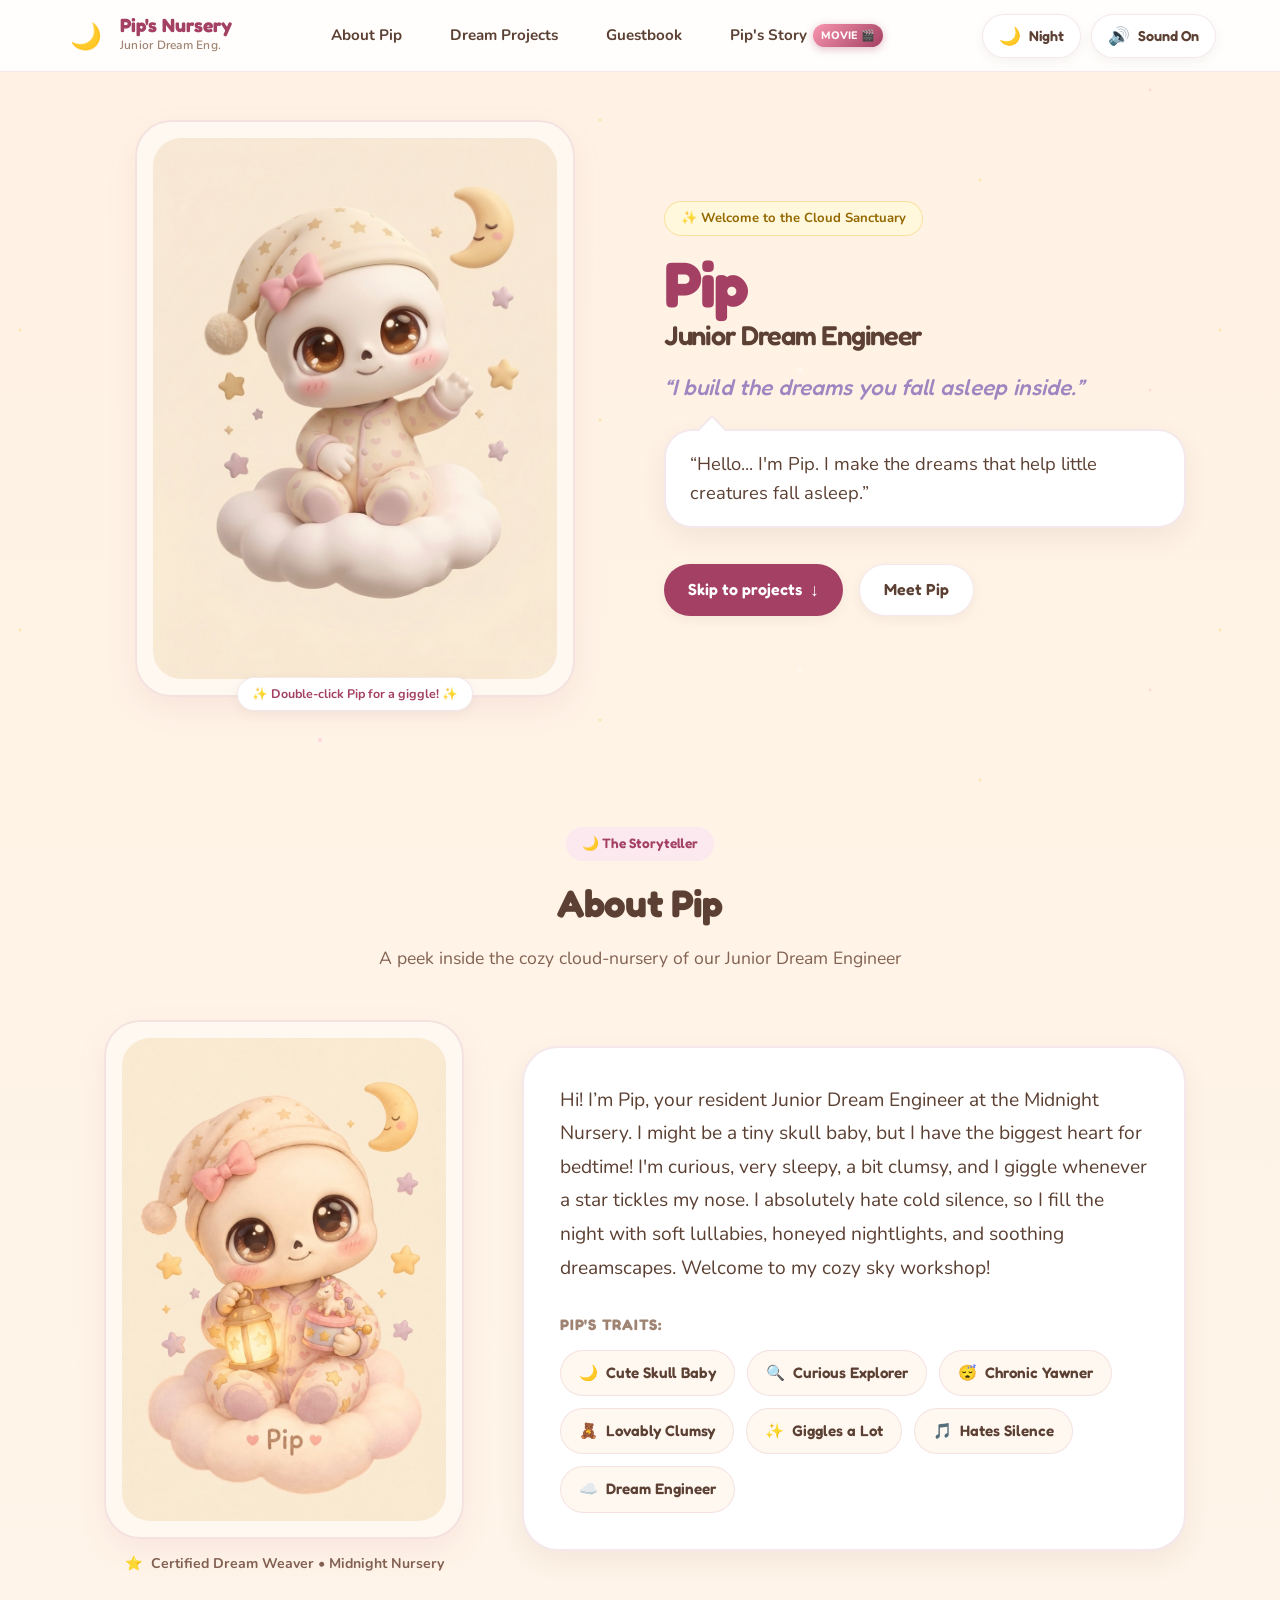
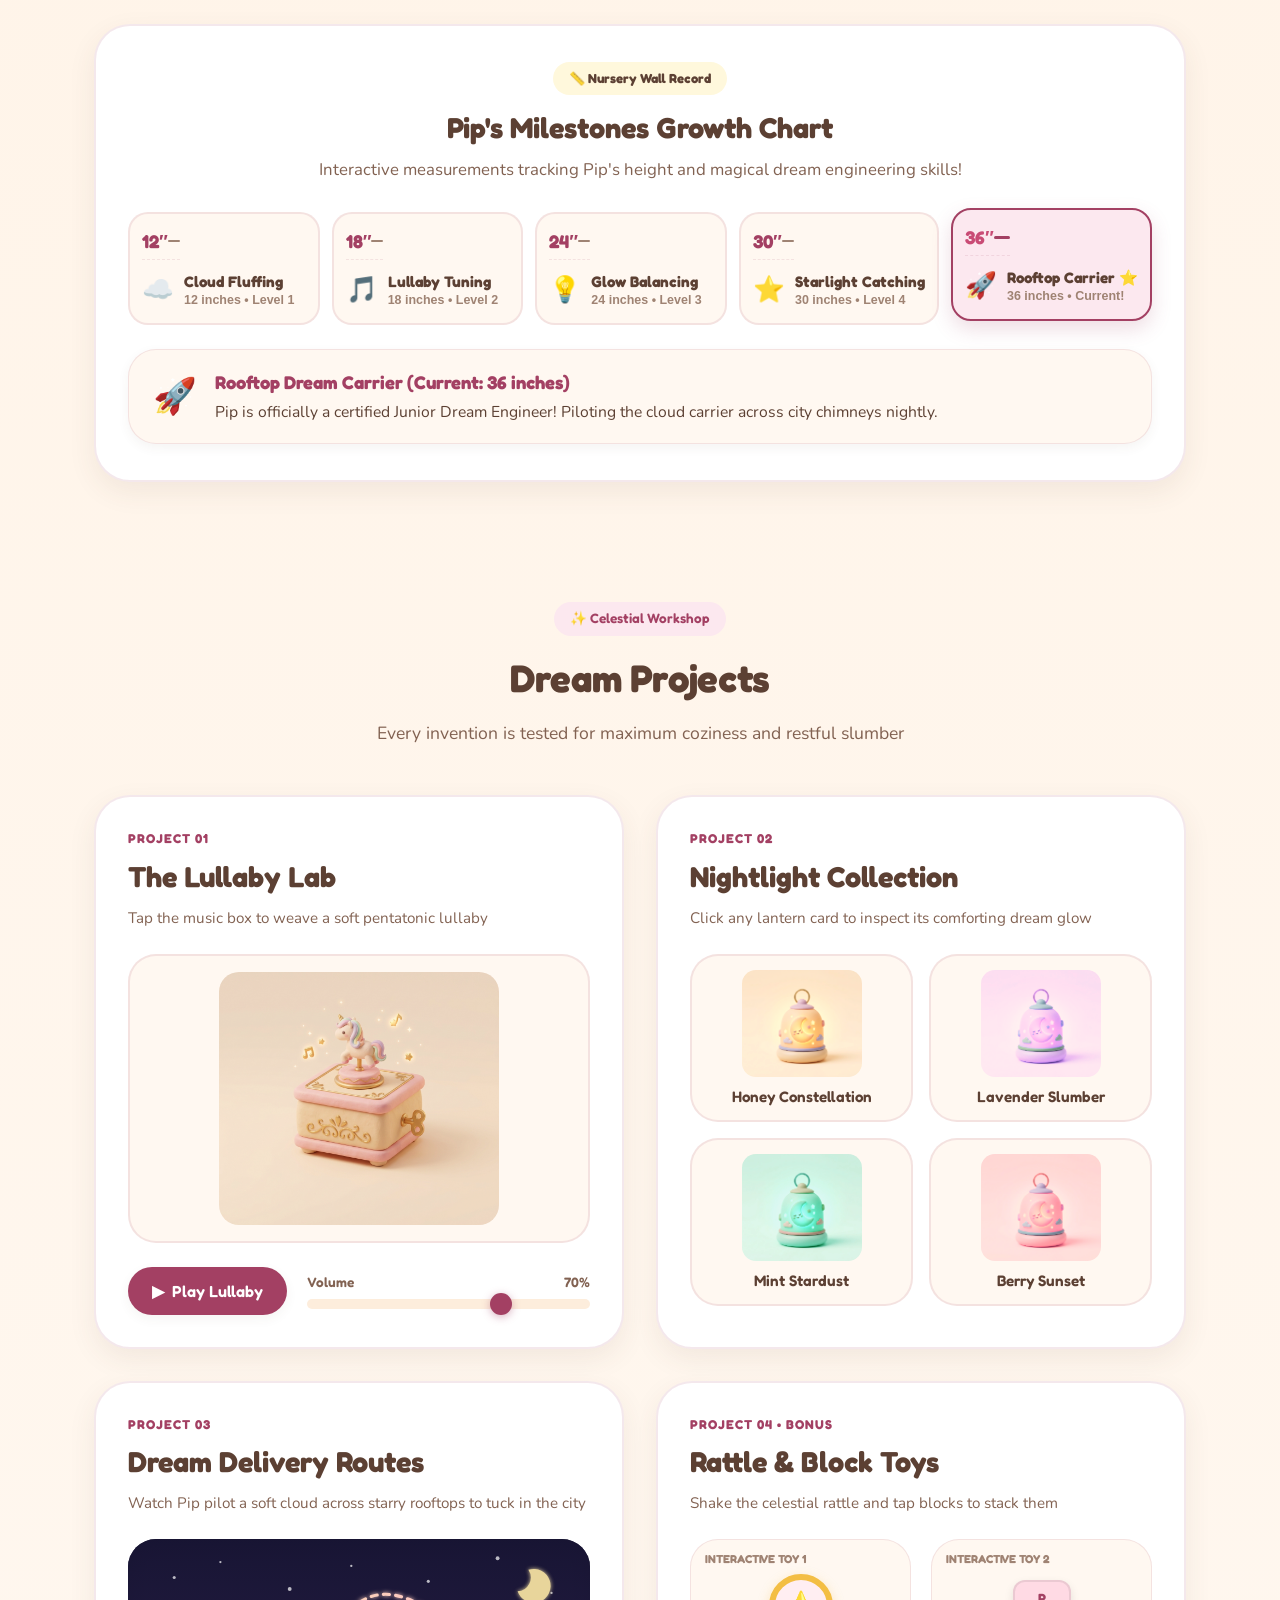
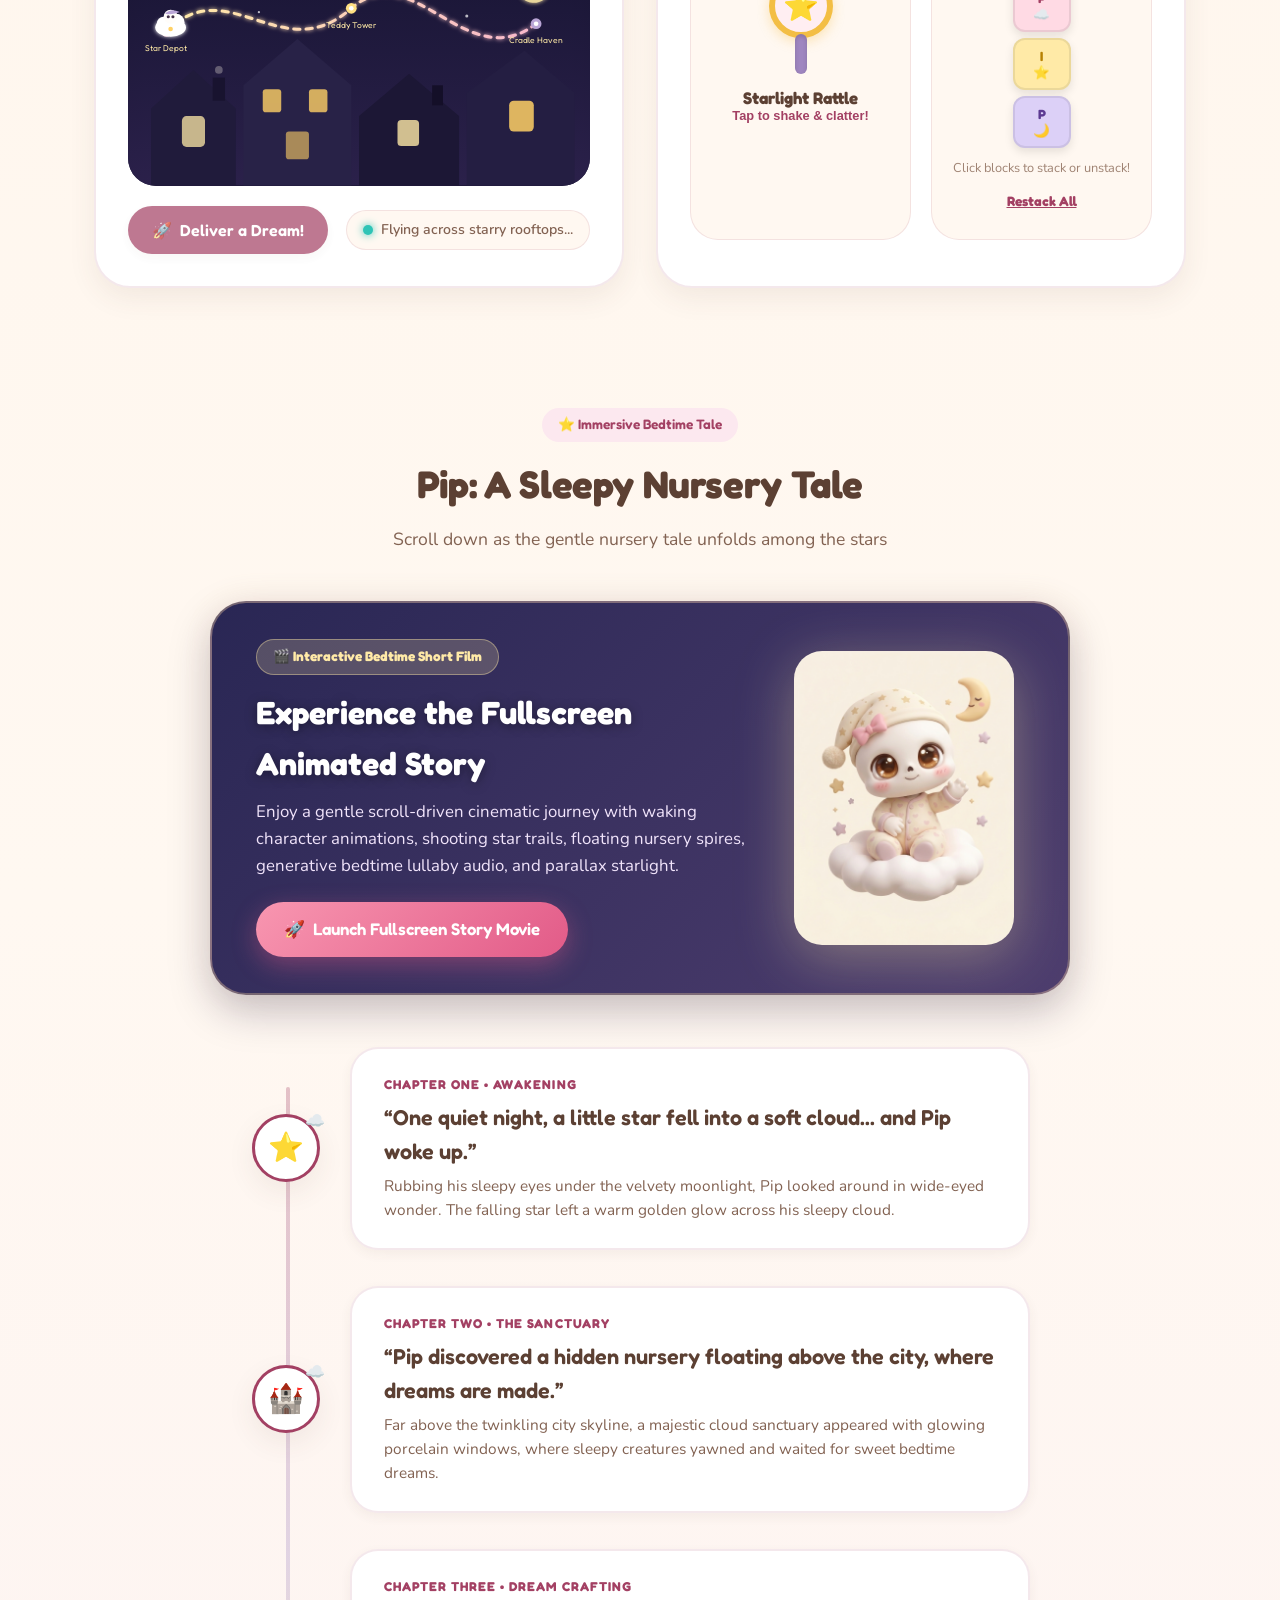
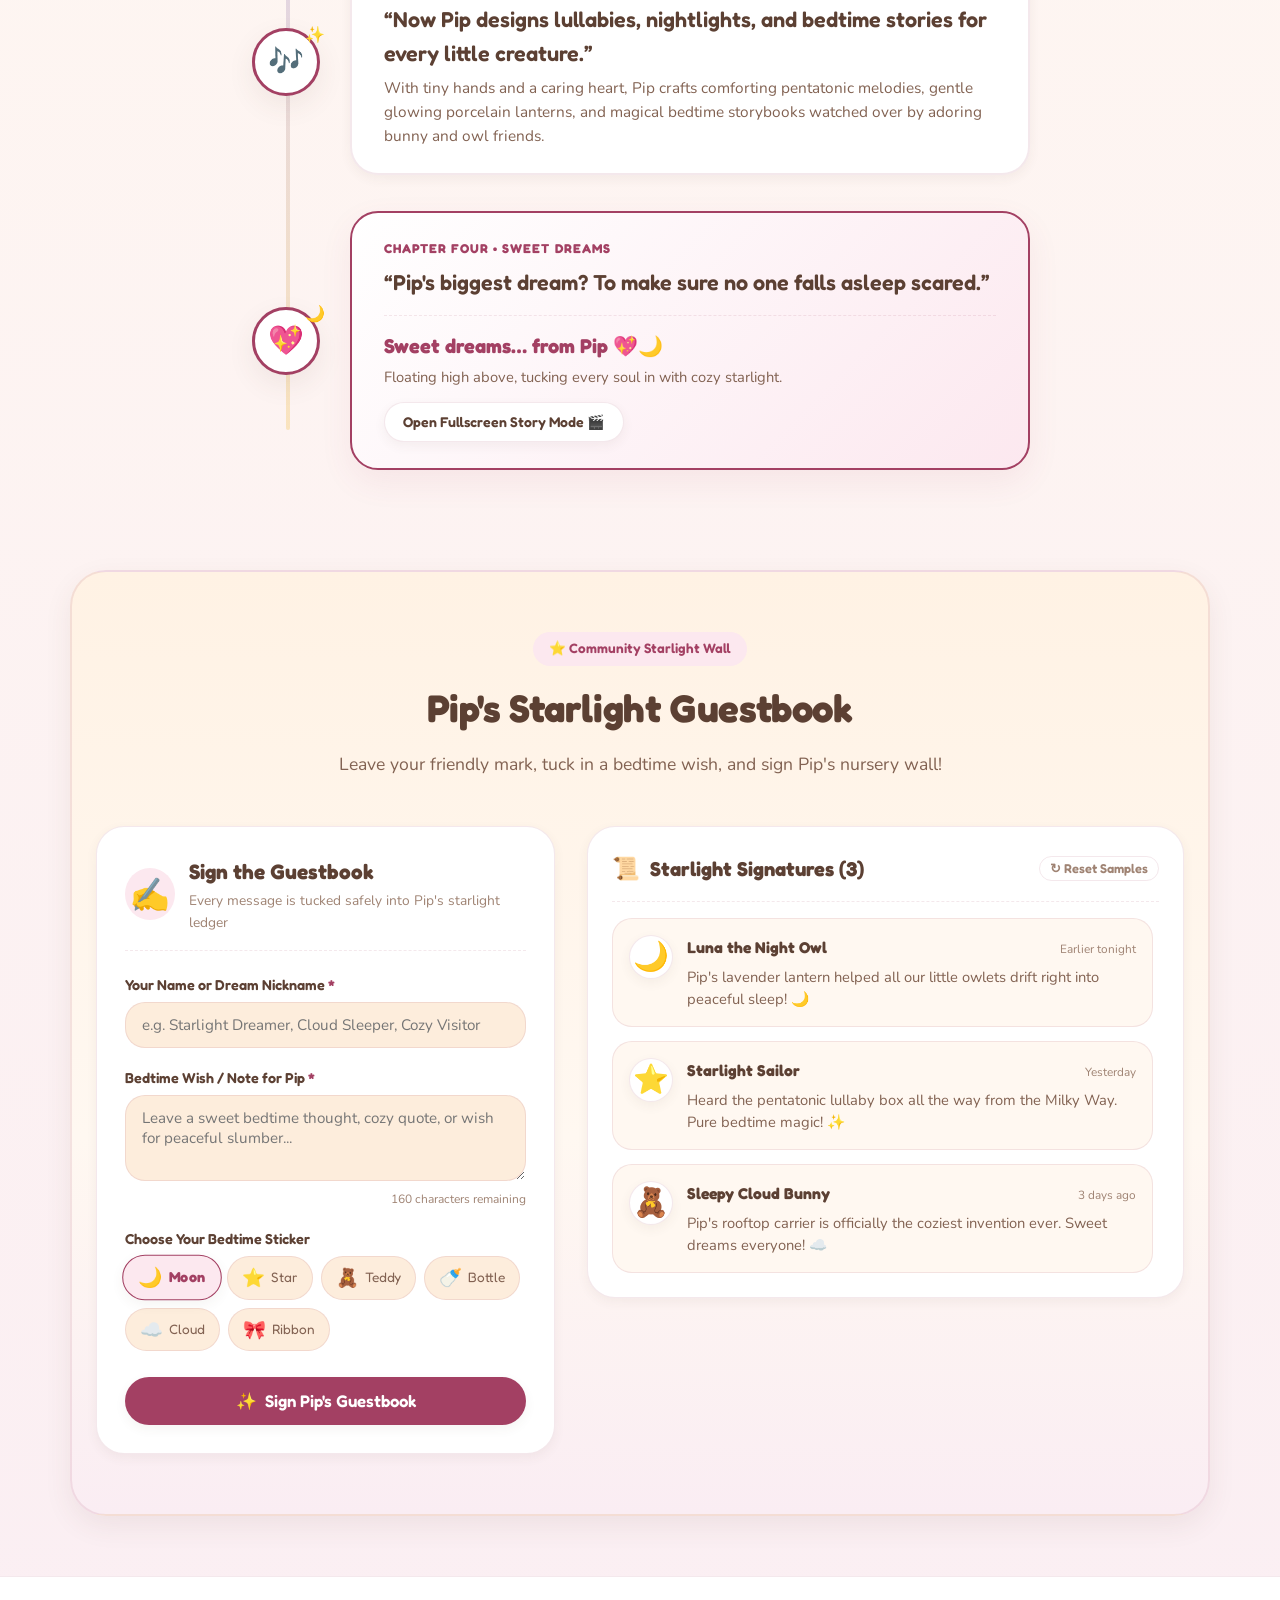
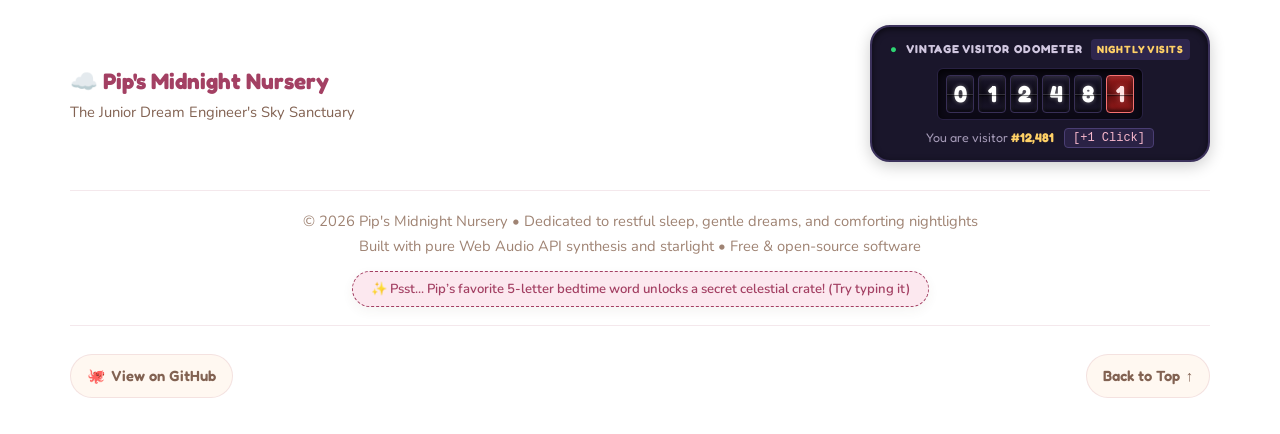
<file: index.html>
<!DOCTYPE html>
<html lang="en">
<head>
  <meta charset="UTF-8" />
  <meta name="viewport" content="width=device-width, initial-scale=1.0" />
  <title>Pip's Midnight Nursery — The Cozy Bedtime Dream Sanctuary</title>
  <meta name="description" content="Welcome to Pip's Midnight Nursery! Pip is a cute skull baby Junior Dream Engineer who crafts lullabies, nightlights, and cozy bedtime dreams for little creatures." />
  
  <!-- Google Fonts: Fredoka for headings, Nunito for body -->
  <link rel="preconnect" href="https://fonts.googleapis.com" />
  <link rel="preconnect" href="https://fonts.gstatic.com" crossorigin />
  <link href="https://fonts.googleapis.com/css2?family=Fredoka:wght@400;500;600;700&family=Nunito:wght@400;600;700;800&display=swap" rel="stylesheet" />

  <!-- Main Stylesheet -->
  <link rel="stylesheet" href="style.css" />
</head>
<body class="day-mode">
  <!-- Interactive Sparkle Canvas (Cursor trail & Confetti) -->
  <canvas id="fx-canvas" class="fx-canvas" aria-hidden="true"></canvas>

  <!-- Background Ambient Stars Layer -->
  <div class="ambient-stars" id="ambient-stars" aria-hidden="true"></div>

  <!-- FIXED TOP BAR -->
  <header class="top-nav" id="top-nav">
    <div class="nav-container">
      <!-- Logo with Secret Moon Easter Egg Trigger -->
      <a href="#hero" class="nav-brand" aria-label="Pip's Midnight Nursery, back to top">
        <button type="button" class="secret-moon-btn" id="easter-egg-moon" aria-label="Sleepy crescent moon logo (click me!)" title="Pip's Sleepy Moon">
          🌙
        </button>
        <div class="brand-text-wrap">
          <span class="brand-title">Pip's Nursery</span>
          <span class="brand-badge">Junior Dream Eng.</span>
        </div>
      </a>

      <!-- Navigation Links -->
      <nav class="nav-links" id="main-nav-links" aria-label="Main Navigation">
        <a href="#about" class="nav-link">About Pip</a>
        <a href="#projects" class="nav-link">Dream Projects</a>
        <a href="#guestbook" class="nav-link">Guestbook</a>
        <a href="story.html" class="nav-link story-nav-link" title="Watch Pip's Fullscreen Story Movie">Pip's Story <span class="nav-story-badge">Movie 🎬</span></a>
      </nav>

      <!-- Action Controls -->
      <div class="nav-controls">
        <!-- Day / Night Toggle Button -->
        <button id="theme-toggle" class="control-btn" aria-label="Toggle night mode" title="Switch Day or Night theme">
          <span class="control-icon" id="theme-icon">🌙</span>
          <span class="control-label" id="theme-label">Night</span>
        </button>

        <!-- Sound / Mute Toggle Button -->
        <button id="sound-toggle" class="control-btn" aria-label="Toggle sound and lullaby" title="Turn sound on or mute">
          <span class="control-icon" id="sound-icon">🔊</span>
          <span class="control-label" id="sound-label">Sound On</span>
        </button>

        <!-- Mobile Menu Hamburger Button -->
        <button id="mobile-menu-toggle" class="mobile-menu-btn" aria-label="Toggle navigation menu" aria-expanded="false" aria-controls="main-nav-links">
          <span class="hamburger-line line-1"></span>
          <span class="hamburger-line line-2"></span>
          <span class="hamburger-line line-3"></span>
        </button>
      </div>
    </div>
  </header>

  <!-- Mobile Navigation Backdrop Overlay -->
  <div class="mobile-nav-backdrop" id="mobile-nav-backdrop" aria-hidden="true"></div>

  <main id="main-content">
    <!-- ==============================================
         1. HERO SECTION
         ============================================== -->
    <section class="section hero-section" id="hero" aria-labelledby="hero-title">
      <div class="hero-container">
        <!-- Pip Floating Cloud Avatar Container -->
        <div class="hero-avatar-wrapper">
          <div class="pip-hero-card" id="pip-hero-card" tabindex="0" role="button" aria-label="Pip on a cloud. Double click for a cute giggle!">
            <div class="pip-glow-aura" aria-hidden="true"></div>
            <!-- Main Hero Image -->
            <img 
              src="assets/pip_avatar_cloud.png?v=5" 
              alt="Pip, the cute canon skull baby Junior Dream Engineer wearing a starry nightcap with pink bow, waving atop a fluffy cloud" 
              class="pip-avatar-img" 
              id="pip-avatar-img"
              width="460"
              height="460"
            />
            
            <!-- Double-Click Confetti Hint Tooltip -->
            <div class="pip-hint-badge" aria-hidden="true">✨ Double-click Pip for a giggle! ✨</div>
          </div>
        </div>

        <!-- Hero Text & Narration -->
        <div class="hero-text-content">
          <div class="hero-eyebrow">
            <span class="pill-tag">✨ Welcome to the Cloud Sanctuary</span>
          </div>

          <h1 class="hero-title" id="hero-title">
            Pip
            <span class="hero-subtitle">Junior Dream Engineer</span>
          </h1>

          <p class="hero-tagline">“I build the dreams you fall asleep inside.”</p>

          <!-- Dynamic Speech Bubble (Changes with day/night mode) -->
          <div class="speech-bubble" id="pip-speech-bubble" role="status" aria-live="polite">
            <div class="speech-bubble-tail" aria-hidden="true"></div>
            <p id="pip-speech-text">“Hello... I'm Pip. I make the dreams that help little creatures fall asleep.”</p>
          </div>

          <!-- Quick Navigation Link -->
          <div class="hero-cta-group">
            <a href="#projects" class="btn btn-primary skip-to-projects" id="skip-to-projects-btn">
              <span>Skip to projects</span>
              <span class="btn-arrow" aria-hidden="true">↓</span>
            </a>
            <a href="#about" class="btn btn-secondary">
              <span>Meet Pip</span>
            </a>
          </div>
        </div>
      </div>
    </section>

    <!-- ==============================================
         2. ABOUT PIP SECTION
         ============================================== -->
    <section class="section about-section" id="about" aria-labelledby="about-title">
      <div class="section-header">
        <span class="section-badge">🌙 The Storyteller</span>
        <h2 class="section-title" id="about-title">About Pip</h2>
        <p class="section-subtitle">A peek inside the cozy cloud-nursery of our Junior Dream Engineer</p>
      </div>

      <div class="about-grid">
        <!-- Portrait on the Left -->
        <div class="about-portrait-card">
          <div class="portrait-frame">
            <img 
              src="assets/pip_portrait.png?v=5" 
              alt="Official studio character portrait of Pip holding the glowing nightlight lantern and unicorn music box atop a cloud" 
              class="pip-portrait-img" 
              loading="lazy" 
              width="360"
              height="360"
            />
            <div class="portrait-glow" aria-hidden="true"></div>
          </div>
          <div class="portrait-caption">
            <span class="caption-icon">⭐</span>
            <span class="caption-text">Certified Dream Weaver • Midnight Nursery</span>
          </div>
        </div>

        <!-- Bio on the Right (Strictly under 100 words) -->
        <div class="about-bio-card">
          <div class="bio-text-wrap">
            <p class="bio-paragraph">
              Hi! I’m Pip, your resident Junior Dream Engineer at the Midnight Nursery. 
              I might be a tiny skull baby, but I have the biggest heart for bedtime! 
              I'm curious, very sleepy, a bit clumsy, and I giggle whenever a star tickles my nose. 
              I absolutely hate cold silence, so I fill the night with soft lullabies, 
              honeyed nightlights, and soothing dreamscapes. Welcome to my cozy sky workshop!
            </p>
          </div>

          <!-- Personality Chips with soft hover wiggle -->
          <div class="personality-chips-header">
            <span>Pip's Traits:</span>
          </div>
          <div class="personality-chips" role="list" aria-label="Pip's personality traits">
            <div class="personality-chip" role="listitem" tabindex="0">
              <span class="chip-emoji">🌙</span> Cute Skull Baby
            </div>
            <div class="personality-chip" role="listitem" tabindex="0">
              <span class="chip-emoji">🔍</span> Curious Explorer
            </div>
            <div class="personality-chip" role="listitem" tabindex="0">
              <span class="chip-emoji">😴</span> Chronic Yawner
            </div>
            <div class="personality-chip" role="listitem" tabindex="0">
              <span class="chip-emoji">🧸</span> Lovably Clumsy
            </div>
            <div class="personality-chip" role="listitem" tabindex="0">
              <span class="chip-emoji">✨</span> Giggles a Lot
            </div>
            <div class="personality-chip" role="listitem" tabindex="0">
              <span class="chip-emoji">🎵</span> Hates Silence
            </div>
            <div class="personality-chip" role="listitem" tabindex="0">
              <span class="chip-emoji">☁️</span> Dream Engineer
            </div>
          </div>
        </div>
      </div>

      <!-- Pip's Nursery Wall Growth Chart (Canon Showcase Project 6) -->
      <div class="growth-chart-card" id="growth-chart-card">
        <div class="growth-card-header">
          <span class="growth-badge">📏 Nursery Wall Record</span>
          <h3 class="growth-title">Pip's Milestones Growth Chart</h3>
          <p class="growth-subtitle">Interactive measurements tracking Pip's height and magical dream engineering skills!</p>
        </div>

        <div class="growth-ruler-container">
          <div class="growth-ruler-track" role="list" aria-label="Pip's height milestones">
            <!-- 12 in Milestone -->
            <button type="button" class="growth-milestone-btn" data-inch="12" data-icon="☁️" data-title="Cloud Fluffing 101 (12 inches)" data-desc="Learned how to knead evening stratus clouds into ultra-soft sleeping cushions without falling through." aria-label="12 inches milestone: Cloud Fluffing 101">
              <div class="milestone-notch">
                <span class="notch-mark">12″</span>
                <span class="notch-tick"></span>
              </div>
              <div class="milestone-content">
                <span class="milestone-icon">☁️</span>
                <div class="milestone-info">
                  <strong class="milestone-title">Cloud Fluffing</strong>
                  <span class="milestone-meta">12 inches • Level 1</span>
                </div>
              </div>
            </button>

            <!-- 18 in Milestone -->
            <button type="button" class="growth-milestone-btn" data-inch="18" data-icon="🎵" data-title="Lullaby Pitch Tuning (18 inches)" data-desc="Calibrated the pentatonic music box to soothe crying baby ghosts in under two minutes." aria-label="18 inches milestone: Lullaby Pitch Tuning">
              <div class="milestone-notch">
                <span class="notch-mark">18″</span>
                <span class="notch-tick"></span>
              </div>
              <div class="milestone-content">
                <span class="milestone-icon">🎵</span>
                <div class="milestone-info">
                  <strong class="milestone-title">Lullaby Tuning</strong>
                  <span class="milestone-meta">18 inches • Level 2</span>
                </div>
              </div>
            </button>

            <!-- 24 in Milestone -->
            <button type="button" class="growth-milestone-btn" data-inch="24" data-icon="💡" data-title="Porcelain Glow Balancing (24 inches)" data-desc="Formulated the soft 2700K amber moon-glow that wards off scary shadows while keeping eyelids heavy." aria-label="24 inches milestone: Porcelain Glow Balancing">
              <div class="milestone-notch">
                <span class="notch-mark">24″</span>
                <span class="notch-tick"></span>
              </div>
              <div class="milestone-content">
                <span class="milestone-icon">💡</span>
                <div class="milestone-info">
                  <strong class="milestone-title">Glow Balancing</strong>
                  <span class="milestone-meta">24 inches • Level 3</span>
                </div>
              </div>
            </button>

            <!-- 30 in Milestone -->
            <button type="button" class="growth-milestone-btn" data-inch="30" data-icon="⭐" data-title="Starlight Catching (30 inches)" data-desc="Mastered gently plucking drifting fallen stars from rooftops with a tiny fleece mitten." aria-label="30 inches milestone: Starlight Catching">
              <div class="milestone-notch">
                <span class="notch-mark">30″</span>
                <span class="notch-tick"></span>
              </div>
              <div class="milestone-content">
                <span class="milestone-icon">⭐</span>
                <div class="milestone-info">
                  <strong class="milestone-title">Starlight Catching</strong>
                  <span class="milestone-meta">30 inches • Level 4</span>
                </div>
              </div>
            </button>

            <!-- 36 in Milestone (Current Height) -->
            <button type="button" class="growth-milestone-btn active" data-inch="36" data-icon="🚀" data-title="Rooftop Dream Carrier (Current: 36 inches)" data-desc="Pip is officially a certified Junior Dream Engineer! Piloting the cloud carrier across city chimneys nightly." aria-label="36 inches milestone: Rooftop Dream Carrier (Current)">
              <div class="milestone-notch">
                <span class="notch-mark current">36″</span>
                <span class="notch-tick current"></span>
              </div>
              <div class="milestone-content current-content">
                <span class="milestone-icon">🚀</span>
                <div class="milestone-info">
                  <strong class="milestone-title">Rooftop Carrier ⭐</strong>
                  <span class="milestone-meta">36 inches • Current!</span>
                </div>
              </div>
            </button>
          </div>

          <!-- Dynamic Milestone Detail Bubble -->
          <div class="growth-detail-bubble" id="growth-detail-bubble" role="status" aria-live="polite">
            <span class="detail-icon" id="growth-detail-icon">🚀</span>
            <div class="detail-text-wrap">
              <h4 id="growth-detail-title">Rooftop Dream Carrier (Current: 36 inches)</h4>
              <p id="growth-detail-desc">Pip is officially a certified Junior Dream Engineer! Piloting the cloud carrier across city chimneys nightly.</p>
            </div>
          </div>
        </div>
      </div>
    </section>

    <!-- ==============================================
         3. PROJECTS SECTION (3 Required + 1 Bonus)
         ============================================== -->
    <section class="section projects-section" id="projects" aria-labelledby="projects-title">
      <div class="section-header">
        <span class="section-badge">✨ Celestial Workshop</span>
        <h2 class="section-title" id="projects-title">Dream Projects</h2>
        <p class="section-subtitle">Every invention is tested for maximum coziness and restful slumber</p>
      </div>

      <div class="projects-grid">
        <!-- PROJECT A: The Lullaby Lab -->
        <article class="project-card lullaby-card" id="project-lullaby">
          <div class="project-card-header">
            <span class="project-number">Project 01</span>
            <h3 class="project-card-title">The Lullaby Lab</h3>
            <p class="project-hint">Tap the music box to weave a soft pentatonic lullaby</p>
          </div>

          <!-- Lullaby Box Interactive Container -->
          <div class="lullaby-interactive-box" id="lullaby-interactive-box" tabindex="0" role="button" aria-label="Tap to play or pause the soft generative lullaby">
            <div class="lullaby-image-wrap">
              <img 
                src="assets/pip_lullaby_box.png" 
                alt="Pip's pastel lullaby music box featuring a miniature pastel unicorn on top, golden notes, and wind-up key" 
                class="lullaby-box-img" 
                loading="lazy" 
                width="340"
                height="340"
              />
              <div class="lullaby-pulse-ring" id="lullaby-pulse-ring" aria-hidden="true"></div>
            </div>
            <!-- Floating Music Notes Container -->
            <div class="music-notes-container" id="music-notes-container" aria-hidden="true"></div>
          </div>

          <!-- Controls Bar -->
          <div class="lullaby-controls">
            <button id="lullaby-toggle-btn" class="btn btn-primary lullaby-btn" aria-label="Play lullaby">
              <span class="btn-icon" id="lullaby-btn-icon">▶</span>
              <span id="lullaby-btn-text">Play Lullaby</span>
            </button>

            <!-- Volume Slider -->
            <div class="volume-slider-wrap">
              <label for="lullaby-volume-slider" class="volume-label">
                <span>Volume</span>
                <span id="lullaby-volume-display">70%</span>
              </label>
              <input 
                type="range" 
                id="lullaby-volume-slider" 
                class="custom-slider" 
                min="0" 
                max="1" 
                step="0.05" 
                value="0.7" 
                aria-label="Lullaby volume slider" 
              />
            </div>
          </div>
        </article>

        <!-- PROJECT B: Nightlight Collection -->
        <article class="project-card nightlight-card" id="project-nightlights">
          <div class="project-card-header">
            <span class="project-number">Project 02</span>
            <h3 class="project-card-title">Nightlight Collection</h3>
            <p class="project-hint">Click any lantern card to inspect its comforting dream glow</p>
          </div>

          <!-- 4 Lantern Variations -->
          <div class="lanterns-grid" role="list" aria-label="Four nightlight lantern color variants">
            <!-- Lantern 1: Honey Constellation -->
            <button 
              type="button" 
              class="lantern-item-btn lantern-honey" 
              data-name="Honey Constellation" 
              data-desc="Brimming with sweet stardust warmth, this golden lantern keeps nighttime shadows soft and friendly with pure honeyed tranquility."
              data-mood="Warm Golden Amber • Comforting & Safe"
              data-filter="honey"
              aria-label="Inspect Honey Constellation lantern"
            >
              <div class="lantern-img-frame">
                <img 
                  src="assets/pip_dream_lantern.png" 
                  alt="Honey Constellation glowing bedside nightlight lantern" 
                  class="lantern-preview-img filter-honey" 
                  loading="lazy" 
                  width="180" 
                  height="180" 
                />
              </div>
              <span class="lantern-name">Honey Constellation</span>
            </button>

            <!-- Lantern 2: Lavender Slumber -->
            <button 
              type="button" 
              class="lantern-item-btn lantern-lavender" 
              data-name="Lavender Slumber" 
              data-desc="Infused with twilight lavender petals and velvet night mist. Scientifically formulated by Pip for deep, peaceful REM dream cycles."
              data-mood="Twilight Violet • Deep Sleep & Tranquil Rest"
              data-filter="lavender"
              aria-label="Inspect Lavender Slumber lantern"
            >
              <div class="lantern-img-frame">
                <img 
                  src="assets/pip_dream_lantern.png" 
                  alt="Lavender Slumber glowing bedside nightlight lantern" 
                  class="lantern-preview-img filter-lavender" 
                  loading="lazy" 
                  width="180" 
                  height="180" 
                />
              </div>
              <span class="lantern-name">Lavender Slumber</span>
            </button>

            <!-- Lantern 3: Mint Stardust -->
            <button 
              type="button" 
              class="lantern-item-btn lantern-mint" 
              data-name="Mint Stardust" 
              data-desc="Gently cooling aurora starlight that eases restless minds, quietens spinning bedtime thoughts, and cools warm foreheads."
              data-mood="Calming Aurora Mint • Eases Busy Minds"
              data-filter="mint"
              aria-label="Inspect Mint Stardust lantern"
            >
              <div class="lantern-img-frame">
                <img 
                  src="assets/pip_dream_lantern.png" 
                  alt="Mint Stardust glowing bedside nightlight lantern" 
                  class="lantern-preview-img filter-mint" 
                  loading="lazy" 
                  width="180" 
                  height="180" 
                />
              </div>
              <span class="lantern-name">Mint Stardust</span>
            </button>

            <!-- Lantern 4: Berry Sunset -->
            <button 
              type="button" 
              class="lantern-item-btn lantern-berry" 
              data-name="Berry Sunset" 
              data-desc="A soothing dusk glow reminiscent of raspberry twilight skies, wrapping bedtime creatures in a warm, protective bedtime hug."
              data-mood="Raspberry Twilight • Cozy Protective Aura"
              data-filter="berry"
              aria-label="Inspect Berry Sunset lantern"
            >
              <div class="lantern-img-frame">
                <img 
                  src="assets/pip_dream_lantern.png" 
                  alt="Berry Sunset glowing bedside nightlight lantern" 
                  class="lantern-preview-img filter-berry" 
                  loading="lazy" 
                  width="180" 
                  height="180" 
                />
              </div>
              <span class="lantern-name">Berry Sunset</span>
            </button>
          </div>
        </article>

        <!-- PROJECT C: Dream Delivery Routes -->
        <article class="project-card routes-card" id="project-routes">
          <div class="project-card-header">
            <span class="project-number">Project 03</span>
            <h3 class="project-card-title">Dream Delivery Routes</h3>
            <p class="project-hint">Watch Pip pilot a soft cloud across starry rooftops to tuck in the city</p>
          </div>

          <!-- Illustrated Rooftop SVG Map -->
          <div class="rooftop-map-container" id="rooftop-map-container">
            <svg 
              class="rooftop-svg" 
              viewBox="0 0 600 320" 
              preserveAspectRatio="xMidYMid meet" 
              aria-label="Illustrated nighttime rooftop map showing Pip's cloud flight route" 
              role="img"
            >
              <defs>
                <linearGradient id="skyGrad" x1="0%" y1="0%" x2="0%" y2="100%">
                  <stop offset="0%" stop-color="#181534" stop-opacity="0.8" />
                  <stop offset="100%" stop-color="#2d224d" stop-opacity="0.9" />
                </linearGradient>

                <linearGradient id="cloudGlow" x1="0%" y1="0%" x2="100%" y2="0%">
                  <stop offset="0%" stop-color="#ffeaa7" />
                  <stop offset="100%" stop-color="#f8b8cc" />
                </linearGradient>

                <filter id="glowFilter" x="-20%" y="-20%" width="140%" height="140%">
                  <feGaussianBlur stdDeviation="3" result="blur" />
                  <feComposite in="SourceGraphic" in2="blur" operator="over" />
                </filter>
              </defs>

              <!-- Starry Map Sky -->
              <rect width="600" height="320" rx="20" fill="url(#skyGrad)" class="svg-sky-bg" />

              <!-- Distant Stars & Constellations -->
              <g class="svg-stars" fill="#ffffff" opacity="0.7">
                <circle cx="60" cy="50" r="2" />
                <circle cx="120" cy="30" r="1.5" />
                <circle cx="210" cy="65" r="2.5" />
                <circle cx="290" cy="35" r="1.5" />
                <circle cx="390" cy="55" r="2" />
                <circle cx="480" cy="25" r="2.5" />
                <circle cx="550" cy="70" r="1.5" />
                <circle cx="170" cy="95" r="1.5" />
                <circle cx="440" cy="100" r="2" />
              </g>

              <!-- Moon in SVG -->
              <path d="M 520 40 A 22 22 0 1 1 506 68 A 18 18 0 0 0 520 40 Z" fill="#ffeaa7" filter="url(#glowFilter)" opacity="0.9" />

              <!-- Rooftops Silhouette -->
              <!-- House 1 -->
              <polygon points="30,320 30,220 85,170 140,220 140,320" fill="#201b3b" />
              <rect x="70" y="230" width="30" height="40" rx="6" fill="#ffeaa7" opacity="0.75" class="cozy-window" />
              <!-- Chimney 1 -->
              <rect x="110" y="180" width="16" height="30" fill="#18132f" />
              <circle cx="118" cy="170" r="5" fill="#fbf4e8" opacity="0.3" class="chimney-puff" />

              <!-- House 2 (Tall apartment) -->
              <polygon points="150,320 150,190 220,130 290,190 290,320" fill="#282247" />
              <rect x="175" y="195" width="24" height="30" rx="4" fill="#ffd166" opacity="0.8" class="cozy-window" />
              <rect x="235" y="195" width="24" height="30" rx="4" fill="#ffd166" opacity="0.8" class="cozy-window" />
              <rect x="205" y="250" width="30" height="36" rx="4" fill="#ffd166" opacity="0.6" class="cozy-window" />

              <!-- House 3 (Cottage) -->
              <polygon points="300,320 300,230 365,175 430,230 430,320" fill="#1c1735" />
              <rect x="350" y="235" width="28" height="34" rx="5" fill="#ffeaa7" opacity="0.8" class="cozy-window" />
              <rect x="395" y="190" width="14" height="26" fill="#140f28" />

              <!-- House 4 -->
              <polygon points="440,320 440,200 515,145 580,200 580,320" fill="#241e42" />
              <rect x="495" y="210" width="32" height="40" rx="6" fill="#ffd166" opacity="0.85" class="cozy-window" />

              <!-- Glowing Dashed Delivery Path -->
              <path 
                id="dream-flight-path" 
                class="dream-flight-path" 
                d="M 50 120 C 130 40, 200 170, 290 90 C 370 20, 440 180, 530 110" 
                fill="none" 
                stroke="url(#cloudGlow)" 
                stroke-width="4" 
                stroke-dasharray="8 8" 
                stroke-linecap="round"
                filter="url(#glowFilter)"
              />

              <!-- Waypoint Stations -->
              <g class="route-stations" fill="#ffffff">
                <!-- Station 1 -->
                <circle cx="50" cy="120" r="7" fill="#f8b8cc" />
                <circle cx="50" cy="120" r="3" fill="#ffffff" />
                <text x="50" y="145" text-anchor="middle" font-size="11" fill="#ffeaa7" font-family="'Fredoka', sans-serif">Star Depot</text>

                <!-- Station 2 -->
                <circle cx="290" cy="90" r="7" fill="#ffe082" />
                <circle cx="290" cy="90" r="3" fill="#ffffff" />
                <text x="290" y="115" text-anchor="middle" font-size="11" fill="#ffeaa7" font-family="'Fredoka', sans-serif">Teddy Tower</text>

                <!-- Station 3 -->
                <circle cx="530" cy="110" r="7" fill="#b9a5d6" />
                <circle cx="530" cy="110" r="3" fill="#ffffff" />
                <text x="530" y="135" text-anchor="middle" font-size="11" fill="#ffeaa7" font-family="'Fredoka', sans-serif">Cradle Haven</text>
              </g>

              <!-- Animated Pip Cloud Marker Carrier -->
              <g id="pip-cloud-carrier" class="pip-cloud-carrier" transform="translate(50, 120)">
                <!-- Little dream cloud -->
                <ellipse cx="0" cy="0" rx="20" ry="12" fill="#ffffff" filter="url(#glowFilter)" />
                <circle cx="-9" cy="-5" r="9" fill="#ffffff" />
                <circle cx="7" cy="-7" r="11" fill="#ffffff" />
                <!-- Mini Pip Chibi Head -->
                <circle cx="0" cy="-14" r="9" fill="#fffdfa" />
                <circle cx="-3" cy="-14" r="2" fill="#44334a" />
                <circle cx="3" cy="-14" r="2" fill="#44334a" />
                <!-- Mini Pajama Cap -->
                <path d="M -7 -18 Q 0 -26 12 -20 Q 3 -16 -7 -18 Z" fill="#b9a5d6" />
                <!-- Sparkling Delivery Dream Spark -->
                <circle cx="0" cy="2" r="3" fill="#ffd166" class="carrier-spark" />
              </g>
            </svg>
          </div>

          <!-- Delivery Controls & Status -->
          <div class="routes-actions-bar">
            <button id="deliver-dream-btn" class="btn btn-primary deliver-btn" aria-label="Dispatch Pip along the dream route">
              <span class="btn-icon">🚀</span>
              <span id="deliver-btn-label">Deliver a Dream!</span>
            </button>
            <div class="delivery-status-pill" role="status">
              <span class="status-dot"></span>
              <span id="delivery-status-text">Ready for nightly flight</span>
            </div>
          </div>
        </article>

        <!-- PROJECT D (BONUS): Rattle & Block Toys -->
        <article class="project-card toys-card" id="project-toys">
          <div class="project-card-header">
            <span class="project-number">Project 04 • Bonus</span>
            <h3 class="project-card-title">Rattle & Block Toys</h3>
            <p class="project-hint">Shake the celestial rattle and tap blocks to stack them</p>
          </div>

          <div class="toys-workbench">
            <!-- Celestial Rattle Toy -->
            <div class="toy-panel rattle-panel">
              <span class="toy-badge">Interactive Toy 1</span>
              <button type="button" id="celestial-rattle" class="rattle-toy-btn" aria-label="Shake Pip's celestial star rattle">
                <div class="rattle-illustration-wrap" id="rattle-visual-wrap">
                  <div class="rattle-ring">
                    <span class="rattle-star">⭐</span>
                  </div>
                  <div class="rattle-handle"></div>
                </div>
                <div class="toy-meta">
                  <strong class="toy-title">Starlight Rattle</strong>
                  <span class="toy-action-cue">Tap to shake & clatter!</span>
                </div>
              </button>
            </div>

            <!-- 3 Stackable Dream Blocks -->
            <div class="toy-panel blocks-panel">
              <span class="toy-badge">Interactive Toy 2</span>
              <div class="blocks-stack-stage" id="blocks-stage" role="region" aria-label="Stackable blocks play stage">
                <!-- Block 3 (Top) -->
                <button type="button" class="dream-block block-top" id="block-3" data-block-id="3" aria-label="Block P, tap to move">
                  <span class="block-letter">P</span>
                  <span class="block-icon">🌙</span>
                </button>
                <!-- Block 2 (Middle) -->
                <button type="button" class="dream-block block-mid" id="block-2" data-block-id="2" aria-label="Block I, tap to move">
                  <span class="block-letter">I</span>
                  <span class="block-icon">⭐</span>
                </button>
                <!-- Block 1 (Base) -->
                <button type="button" class="dream-block block-base" id="block-1" data-block-id="1" aria-label="Block P, tap to move">
                  <span class="block-letter">P</span>
                  <span class="block-icon">☁️</span>
                </button>
              </div>
              <div class="blocks-footer-info">
                <span id="blocks-status-text">Click blocks to stack or unstack!</span>
                <button type="button" id="reset-blocks-btn" class="text-link-btn" aria-label="Restack blocks into a tower">Restack All</button>
              </div>
            </div>
          </div>
        </article>
      </div>
    </section>

    <!-- ==============================================
         4. PIP'S STORY: CINEMATIC BEDTIME TALE
         ============================================== -->
    <section class="section story-section" id="story" aria-labelledby="story-title">
      <div class="section-header">
        <span class="section-badge">⭐ Immersive Bedtime Tale</span>
        <h2 class="section-title" id="story-title">Pip: A Sleepy Nursery Tale</h2>
        <p class="section-subtitle">Scroll down as the gentle nursery tale unfolds among the stars</p>
      </div>

      <!-- Dedicated Cinema Experience Callout Banner -->
      <div class="story-cinema-banner">
        <div class="cinema-banner-content">
          <div class="cinema-badge">🎬 Interactive Bedtime Short Film</div>
          <h3 class="cinema-title">Experience the Fullscreen Animated Story</h3>
          <p class="cinema-desc">
            Enjoy a gentle scroll-driven cinematic journey with waking character animations, 
            shooting star trails, floating nursery spires, generative bedtime lullaby audio, and parallax starlight.
          </p>
          <div class="cinema-cta-wrap">
            <a href="story.html" class="btn btn-primary cinema-launch-btn">
              <span class="btn-icon">🚀</span>
              <span>Launch Fullscreen Story Movie</span>
            </a>
          </div>
        </div>
        <div class="cinema-illustration-preview">
          <img 
            src="assets/pip_avatar_cloud.png?v=5" 
            alt="Pip floating peacefully on a cloud waving" 
            class="cinema-preview-img"
            width="220"
            height="260"
          />
        </div>
      </div>

      <!-- In-Page Scroll Story Timeline (4 Detailed Chapters) -->
      <div class="story-timeline" id="story-timeline">
        <!-- Chapter 1 -->
        <article class="story-scene" data-scene="1">
          <div class="scene-visual-frame">
            <div class="scene-icon-wrap icon-starfall">
              <span class="scene-emoji">⭐</span>
              <span class="scene-cloud-deco deco-1">☁️</span>
            </div>
          </div>
          <div class="scene-card">
            <span class="scene-counter">Chapter One • Awakening</span>
            <p class="scene-quote">
              “One quiet night, a little star fell into a soft cloud... and Pip woke up.”
            </p>
            <p class="scene-narrative-sub">
              Rubbing his sleepy eyes under the velvety moonlight, Pip looked around in wide-eyed wonder. 
              The falling star left a warm golden glow across his sleepy cloud.
            </p>
          </div>
        </article>

        <!-- Chapter 2 -->
        <article class="story-scene" data-scene="2">
          <div class="scene-visual-frame">
            <div class="scene-icon-wrap icon-nursery">
              <span class="scene-emoji">🏰</span>
              <span class="scene-cloud-deco deco-2">☁️</span>
            </div>
          </div>
          <div class="scene-card">
            <span class="scene-counter">Chapter Two • The Sanctuary</span>
            <p class="scene-quote">
              “Pip discovered a hidden nursery floating above the city, where dreams are made.”
            </p>
            <p class="scene-narrative-sub">
              Far above the twinkling city skyline, a majestic cloud sanctuary appeared with glowing porcelain windows, 
              where sleepy creatures yawned and waited for sweet bedtime dreams.
            </p>
          </div>
        </article>

        <!-- Chapter 3 -->
        <article class="story-scene" data-scene="3">
          <div class="scene-visual-frame">
            <div class="scene-icon-wrap icon-crafting">
              <span class="scene-emoji">🎶</span>
              <span class="scene-cloud-deco deco-3">✨</span>
            </div>
          </div>
          <div class="scene-card">
            <span class="scene-counter">Chapter Three • Dream Crafting</span>
            <p class="scene-quote">
              “Now Pip designs lullabies, nightlights, and bedtime stories for every little creature.”
            </p>
            <p class="scene-narrative-sub">
              With tiny hands and a caring heart, Pip crafts comforting pentatonic melodies, gentle glowing porcelain lanterns, 
              and magical bedtime storybooks watched over by adoring bunny and owl friends.
            </p>
          </div>
        </article>

        <!-- Chapter 4 -->
        <article class="story-scene" data-scene="4">
          <div class="scene-visual-frame">
            <div class="scene-icon-wrap icon-heart">
              <span class="scene-emoji">💖</span>
              <span class="scene-cloud-deco deco-4">🌙</span>
            </div>
          </div>
          <div class="scene-card highlight-scene">
            <span class="scene-counter">Chapter Four • Sweet Dreams</span>
            <p class="scene-quote">
              “Pip's biggest dream? To make sure no one falls asleep scared.”
            </p>
            <div class="scene-finale-box">
              <strong class="scene-sweet-dreams">Sweet dreams… from Pip 💖🌙</strong>
              <p class="scene-sweet-sub">Floating high above, tucking every soul in with cozy starlight.</p>
              <div class="scene-finale-actions">
                <a href="story.html" class="btn btn-secondary btn-sm">
                  <span>Open Fullscreen Story Mode 🎬</span>
                </a>
              </div>
            </div>
          </div>
        </article>
      </div>
    </section>

    <!-- ==============================================
         5. LIVE GUESTBOOK (Side Quest Bonus: +2 Pts)
         ============================================== -->
    <section class="section guestbook-section" id="guestbook" aria-labelledby="guestbook-title">
      <div class="section-header">
        <span class="section-badge">⭐ Community Starlight Wall</span>
        <h2 class="section-title" id="guestbook-title">Pip's Starlight Guestbook</h2>
        <p class="section-subtitle">Leave your friendly mark, tuck in a bedtime wish, and sign Pip's nursery wall!</p>
      </div>

      <div class="guestbook-container">
        <!-- Guestbook Sign Form -->
        <div class="guestbook-form-card">
          <div class="card-header-cozy">
            <span class="cozy-icon">✍️</span>
            <div>
              <h3 class="form-card-title">Sign the Guestbook</h3>
              <p class="form-card-subtitle">Every message is tucked safely into Pip's starlight ledger</p>
            </div>
          </div>

          <form id="guestbook-form" class="guestbook-form" novalidate>
            <div class="form-group">
              <label for="gb-name" class="form-label">Your Name or Dream Nickname <span class="required">*</span></label>
              <input 
                type="text" 
                id="gb-name" 
                class="form-input" 
                placeholder="e.g. Starlight Dreamer, Cloud Sleeper, Cozy Visitor" 
                maxlength="32" 
                required 
              />
            </div>

            <div class="form-group">
              <label for="gb-message" class="form-label">Bedtime Wish / Note for Pip <span class="required">*</span></label>
              <textarea 
                id="gb-message" 
                class="form-textarea" 
                rows="3" 
                placeholder="Leave a sweet bedtime thought, cozy quote, or wish for peaceful slumber..." 
                maxlength="160" 
                required
              ></textarea>
              <div class="form-char-count"><span id="gb-char-left">160</span> characters remaining</div>
            </div>

            <div class="form-group">
              <label class="form-label">Choose Your Bedtime Sticker</label>
              <div class="sticker-selector" role="radiogroup" aria-label="Select sticker for your guestbook entry">
                <label class="sticker-chip active">
                  <input type="radio" name="gb-sticker" value="🌙" checked />
                  <span class="sticker-emoji">🌙</span>
                  <span class="sticker-name">Moon</span>
                </label>
                <label class="sticker-chip">
                  <input type="radio" name="gb-sticker" value="⭐" />
                  <span class="sticker-emoji">⭐</span>
                  <span class="sticker-name">Star</span>
                </label>
                <label class="sticker-chip">
                  <input type="radio" name="gb-sticker" value="🧸" />
                  <span class="sticker-emoji">🧸</span>
                  <span class="sticker-name">Teddy</span>
                </label>
                <label class="sticker-chip">
                  <input type="radio" name="gb-sticker" value="🍼" />
                  <span class="sticker-emoji">🍼</span>
                  <span class="sticker-name">Bottle</span>
                </label>
                <label class="sticker-chip">
                  <input type="radio" name="gb-sticker" value="☁️" />
                  <span class="sticker-emoji">☁️</span>
                  <span class="sticker-name">Cloud</span>
                </label>
                <label class="sticker-chip">
                  <input type="radio" name="gb-sticker" value="🎀" />
                  <span class="sticker-emoji">🎀</span>
                  <span class="sticker-name">Ribbon</span>
                </label>
              </div>
            </div>

            <button type="submit" class="btn btn-primary gb-submit-btn" id="gb-submit-btn">
              <span class="btn-icon">✨</span>
              <span>Sign Pip's Guestbook</span>
            </button>
          </form>
        </div>

        <!-- Live Wall Display -->
        <div class="guestbook-wall-wrapper">
          <div class="wall-header-bar">
            <div class="wall-title-wrap">
              <span class="wall-pulse-icon">📜</span>
              <h3 class="wall-title">Starlight Signatures (<span id="gb-count">0</span>)</h3>
            </div>
            <button type="button" class="btn-clear-gb" id="btn-seed-gb" title="Restore sample community signatures">
              <span>↻ Reset Samples</span>
            </button>
          </div>

          <div class="guestbook-wall-feed" id="guestbook-feed" role="feed" aria-label="Visitor signatures">
            <!-- Dynamically populated by JavaScript -->
          </div>
        </div>
      </div>
    </section>
  </main>

  <!-- ==============================================
       NIGHTLIGHT DETAILS MODAL
       ============================================== -->
  <div class="modal-backdrop" id="lantern-modal" role="dialog" aria-modal="true" aria-labelledby="modal-lantern-title" hidden>
    <div class="modal-card">
      <button type="button" class="modal-close-btn" id="modal-close-btn" aria-label="Close lantern details modal">✕</button>
      
      <div class="modal-body">
        <div class="modal-image-container">
          <img 
            src="assets/pip_dream_lantern.png" 
            alt="Expanded view of selected dream lantern" 
            id="modal-lantern-img" 
            class="modal-lantern-img" 
          />
          <div class="modal-glow-layer" id="modal-glow-layer" aria-hidden="true"></div>
        </div>

        <div class="modal-info">
          <span class="modal-tag" id="modal-lantern-mood">Mood Aura</span>
          <h3 class="modal-title" id="modal-lantern-title">Lantern Name</h3>
          <p class="modal-description" id="modal-lantern-desc">Lantern description text goes here.</p>
          
          <div class="modal-features">
            <div class="feature-chip">✨ Warm Bedtime Glow</div>
            <div class="feature-chip">🛡️ Monster-Repellent Core</div>
            <div class="feature-chip">💤 Pure Cozy Dreams</div>
          </div>

          <button type="button" class="btn btn-primary modal-action-btn" id="modal-select-btn">
            Tuck me in with this light 🌙
          </button>
        </div>
      </div>
    </div>
  </div>

  <!-- ==============================================
       SECRET EASTER EGG POPUP (Typed "dream")
       ============================================== -->
  <div class="modal-backdrop secret-modal" id="secret-word-modal" role="dialog" aria-modal="true" aria-labelledby="secret-modal-title" hidden>
    <div class="modal-card secret-card">
      <button type="button" class="modal-close-btn" id="secret-close-btn" aria-label="Close secret dream window">✕</button>
      <div class="secret-content">
        <div class="secret-icon">✨🌙✨</div>
        <h3 class="secret-title" id="secret-modal-title">You Discovered the Secret Word!</h3>
        <p class="secret-text">
          Pip just packaged a special VIP celestial dream crate for you! 
          It contains warm cinnamon milkclouds, flying butterfly stars, 
          and zero bad dreams forever.
        </p>
        <span class="secret-badge">⭐ Secret Easter Egg Unlocked ⭐</span>
      </div>
    </div>
  </div>

  <!-- Toast Notification Popup -->
  <div class="toast-notification" id="toast-notification" role="status" aria-live="polite"></div>

  <!-- ==============================================
       7. FOOTER
       ============================================== -->
  <footer class="site-footer">
    <div class="footer-container">
      <div class="footer-top">
        <div class="footer-brand">
          <span class="footer-logo">☁️ Pip's Midnight Nursery</span>
          <p class="footer-tagline">The Junior Dream Engineer's Sky Sanctuary</p>
        </div>

        <!-- Vintage Hit Counter Odometer -->
        <div class="vintage-odometer-box" id="vintage-odometer-box" aria-label="Vintage visitor hit counter odometer">
          <div class="odometer-header">
            <span class="odometer-blip" aria-hidden="true">●</span>
            <span class="odometer-title">VINTAGE VISITOR ODOMETER</span>
            <span class="odometer-badge">NIGHTLY VISITS</span>
          </div>
          <div class="odometer-display" id="odometer-display" title="Vintage visitor mechanical tumbler">
            <div class="odometer-wheel"><span class="odometer-digit" id="odo-d5">0</span></div>
            <div class="odometer-wheel"><span class="odometer-digit" id="odo-d4">1</span></div>
            <div class="odometer-wheel"><span class="odometer-digit" id="odo-d3">2</span></div>
            <div class="odometer-wheel"><span class="odometer-digit" id="odo-d2">4</span></div>
            <div class="odometer-wheel"><span class="odometer-digit" id="odo-d1">8</span></div>
            <div class="odometer-wheel active-last"><span class="odometer-digit" id="odo-d0">0</span></div>
          </div>
          <div class="odometer-sub">
            <span>You are visitor <strong id="odo-human-count">#12,480</strong></span>
            <button type="button" id="btn-test-visit" class="odo-click-test" title="Increment visitor counter with mechanical click">
              [+1 Click]
            </button>
          </div>
        </div>
      </div>


      <div class="footer-credits">
        <p>© 2026 Pip's Midnight Nursery • Dedicated to restful sleep, gentle dreams, and comforting nightlights</p>
        <p>Built with pure Web Audio API synthesis and starlight • Free & open-source software</p>
        <div class="secret-hint-pill">✨ Psst... Pip’s favorite 5-letter bedtime word unlocks a secret celestial crate! (Try typing it)</div>
      </div>

      <div class="footer-bottom">
        <a href="https://github.com/amanSingh123119/babys-first-website" target="_blank" rel="noopener noreferrer" class="footer-link-btn">
          <span class="gh-icon">🐙</span>
          <span>View on GitHub</span>
        </a>
        <a href="#hero" class="back-to-top-btn" id="back-to-top-btn" aria-label="Scroll back to top">
          <span>Back to Top</span>
          <span>↑</span>
        </a>
      </div>
    </div>
  </footer>

  <!-- Main JavaScript File -->
  <script src="script.js"></script>
</body>
</html>
</file>
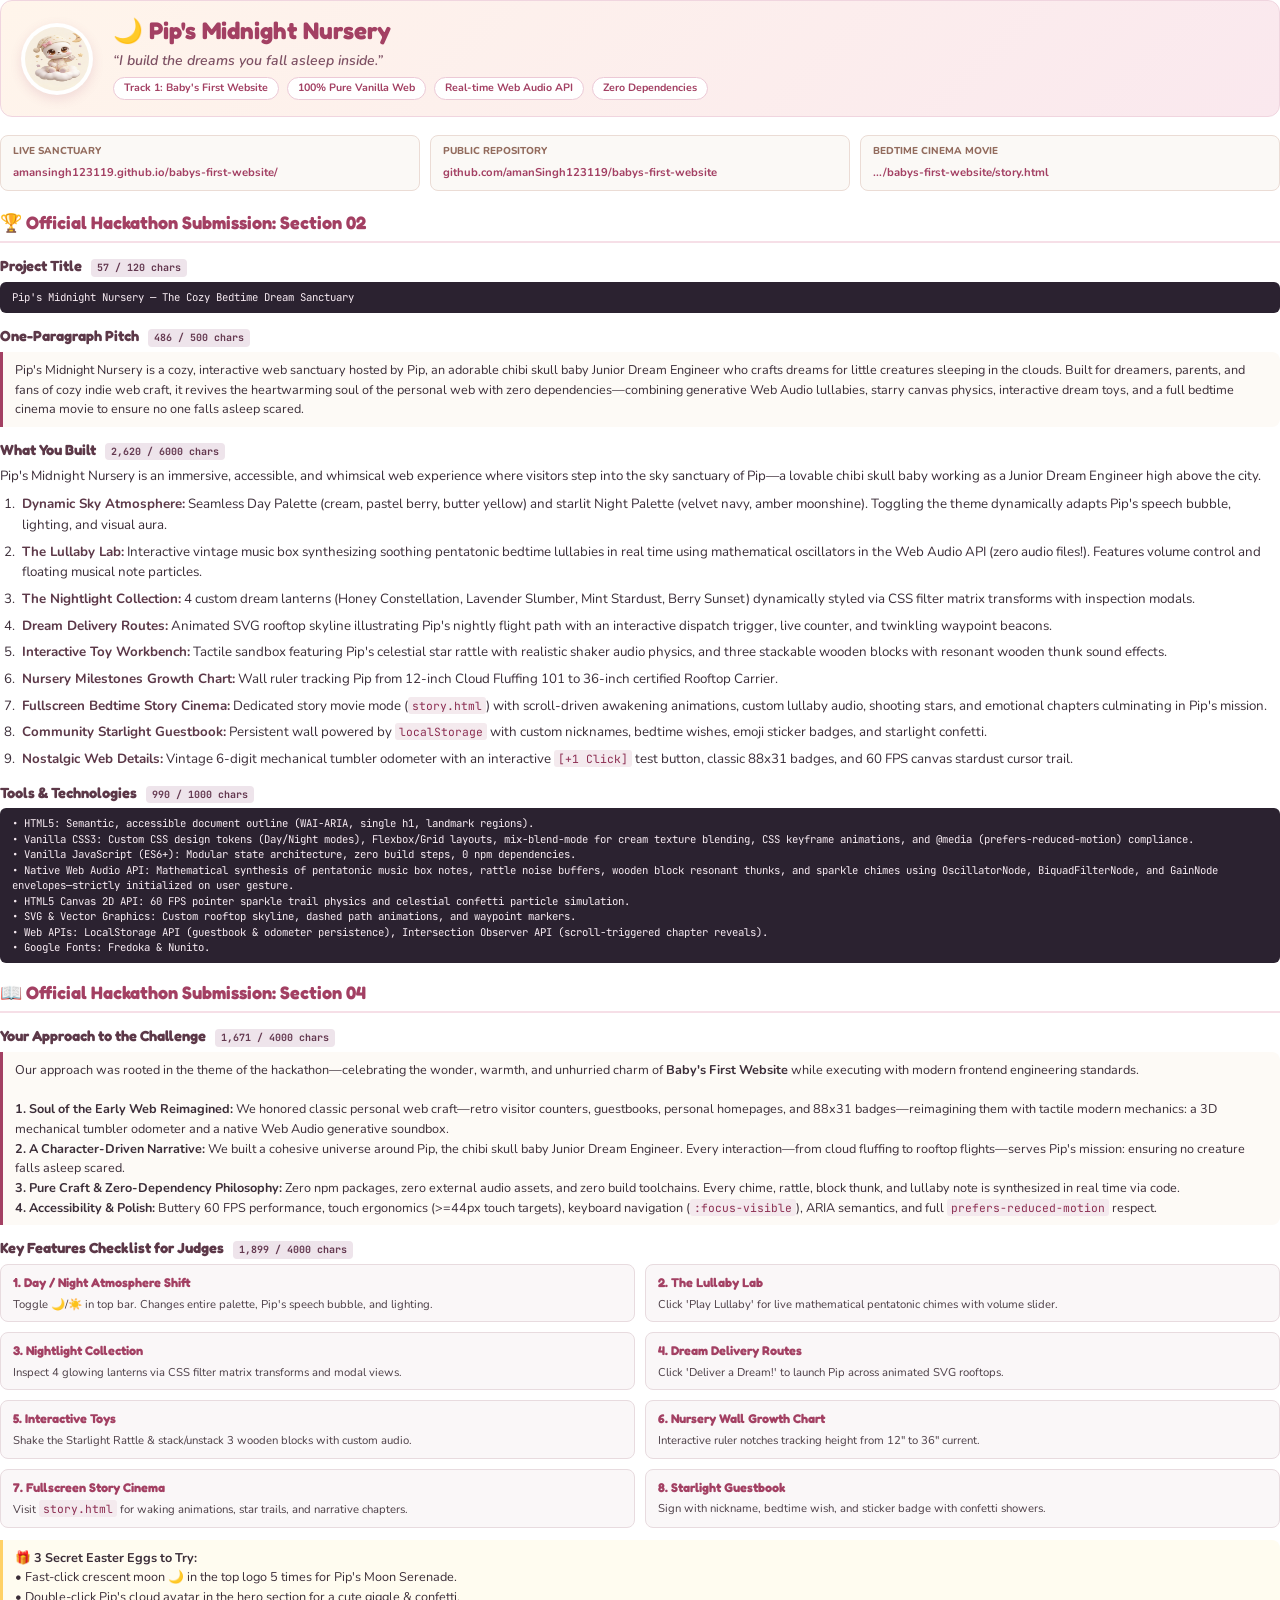
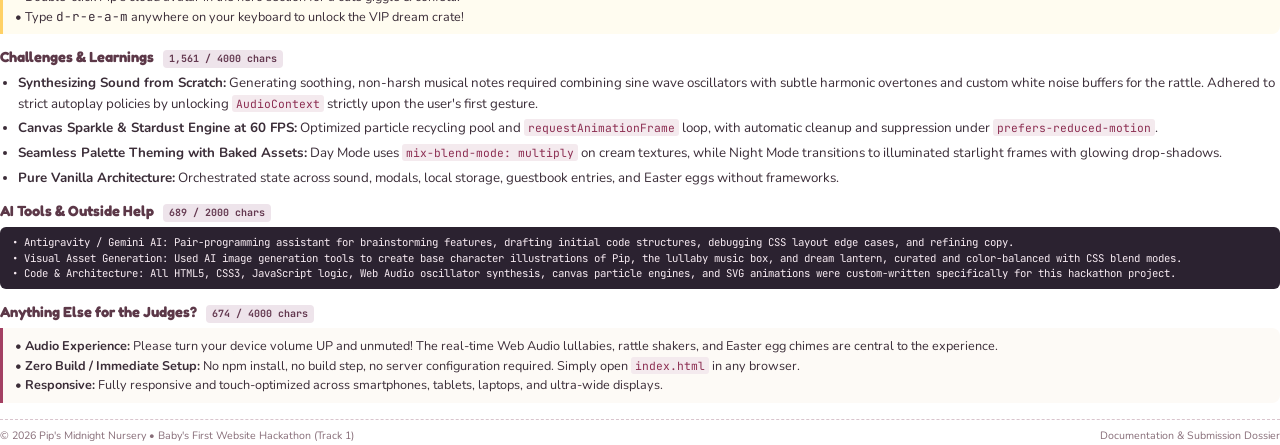
<file: README_pdf.html>
<!DOCTYPE html>
<html lang="en">
<head>
  <meta charset="UTF-8" />
  <title>Pip's Midnight Nursery — Project Documentation & Submission</title>
  <link rel="preconnect" href="https://fonts.googleapis.com" />
  <link rel="preconnect" href="https://fonts.gstatic.com" crossorigin />
  <link href="https://fonts.googleapis.com/css2?family=Fredoka:wght@500;600;700&family=Nunito:wght@400;600;700;800&family=JetBrains+Mono:wght@400;500&display=swap" rel="stylesheet" />
  <style>
    @page {
      size: A4;
      margin: 15mm 16mm;
    }
    *, *::before, *::after {
      box-sizing: border-box;
      margin: 0;
      padding: 0;
    }
    body {
      font-family: 'Nunito', -apple-system, BlinkMacSystemFont, 'Segoe UI', Roboto, sans-serif;
      color: #3b2d38;
      background: #ffffff;
      line-height: 1.55;
      font-size: 10pt;
      -webkit-print-color-adjust: exact;
      print-color-adjust: exact;
    }
    
    /* Cover / Header Banner */
    .header-banner {
      display: flex;
      align-items: center;
      gap: 20px;
      padding: 16px 20px;
      background: linear-gradient(135deg, #fff5eb 0%, #fae8ee 100%);
      border: 1.5px solid #f0d5df;
      border-radius: 12px;
      margin-bottom: 18px;
    }
    .header-avatar {
      width: 72px;
      height: 72px;
      border-radius: 50%;
      background: #ffffff;
      padding: 4px;
      box-shadow: 0 4px 12px rgba(163, 64, 99, 0.15);
      flex-shrink: 0;
    }
    .header-text h1 {
      font-family: 'Fredoka', cursive, sans-serif;
      font-size: 18pt;
      color: #a34063;
      line-height: 1.2;
      margin-bottom: 4px;
    }
    .header-text .tagline {
      font-style: italic;
      color: #7d5063;
      font-size: 10.5pt;
      font-weight: 600;
      margin-bottom: 6px;
    }
    .meta-pills {
      display: flex;
      flex-wrap: wrap;
      gap: 8px;
    }
    .pill {
      font-size: 8pt;
      font-weight: 700;
      background: #ffffff;
      color: #a34063;
      border: 1px solid #ecc9d6;
      padding: 2px 10px;
      border-radius: 20px;
    }

    /* Links Bar */
    .links-bar {
      display: grid;
      grid-template-columns: repeat(3, 1fr);
      gap: 10px;
      margin-bottom: 18px;
    }
    .link-card {
      background: #fbf9f6;
      border: 1px solid #ebdcd5;
      padding: 8px 12px;
      border-radius: 8px;
    }
    .link-label {
      font-size: 7.5pt;
      text-transform: uppercase;
      font-weight: 800;
      color: #926b5d;
      display: block;
      margin-bottom: 2px;
    }
    .link-val {
      font-size: 8.5pt;
      font-weight: 700;
      color: #a34063;
      word-break: break-all;
      text-decoration: none;
    }

    /* Headings */
    h2 {
      font-family: 'Fredoka', cursive, sans-serif;
      font-size: 13.5pt;
      color: #a34063;
      border-bottom: 2px solid #f6dfe7;
      padding-bottom: 4px;
      margin-top: 16px;
      margin-bottom: 10px;
      display: flex;
      align-items: center;
      gap: 6px;
      page-break-after: avoid;
    }
    h3 {
      font-family: 'Fredoka', cursive, sans-serif;
      font-size: 11pt;
      color: #5c3848;
      margin-top: 12px;
      margin-bottom: 4px;
      page-break-after: avoid;
    }
    
    p {
      margin-bottom: 8px;
    }

    /* Callout & Quotes */
    .quote-box {
      background: #fdfaf6;
      border-left: 3.5px solid #a34063;
      padding: 8px 12px;
      border-radius: 0 8px 8px 0;
      margin-bottom: 10px;
      font-size: 9.5pt;
    }
    .char-badge {
      display: inline-block;
      font-size: 7.5pt;
      background: #eee4eb;
      color: #643950;
      padding: 1px 6px;
      border-radius: 4px;
      margin-left: 6px;
      font-family: 'JetBrains Mono', monospace;
    }

    /* Numbered Step List */
    ol.detailed-list {
      margin-left: 18px;
      margin-bottom: 10px;
    }
    ol.detailed-list li {
      margin-bottom: 6px;
      padding-left: 4px;
    }
    ol.detailed-list li strong {
      color: #5c3848;
    }

    ul.bullet-list {
      margin-left: 18px;
      margin-bottom: 10px;
    }
    ul.bullet-list li {
      margin-bottom: 4px;
    }

    /* Code Blocks */
    pre, code {
      font-family: 'JetBrains Mono', monospace;
    }
    pre {
      background: #2b2230;
      color: #f7ebf2;
      padding: 8px 12px;
      border-radius: 6px;
      font-size: 8pt;
      line-height: 1.45;
      margin-bottom: 10px;
      white-space: pre-wrap;
      word-wrap: break-word;
    }
    code.inline-code {
      background: #f4eaee;
      color: #8c2e52;
      padding: 1px 4px;
      border-radius: 3px;
      font-size: 8.5pt;
    }

    .project-grid {
      display: grid;
      grid-template-columns: repeat(2, 1fr);
      gap: 10px;
      margin-bottom: 12px;
    }
    .project-card-box {
      border: 1px solid #e8dbdf;
      background: #faf7f8;
      border-radius: 8px;
      padding: 8px 12px;
    }
    .project-card-box h4 {
      font-family: 'Fredoka', cursive, sans-serif;
      font-size: 9.5pt;
      color: #a34063;
      margin-bottom: 3px;
    }
    .project-card-box p {
      font-size: 8.5pt;
      margin: 0;
      color: #4b3d45;
    }

    /* Print Break Utilities */
    .page-break {
      page-break-before: always;
    }
    .avoid-break {
      page-break-inside: avoid;
    }

    .footer-bar {
      margin-top: 16px;
      padding-top: 8px;
      border-top: 1px dashed #d9c4cd;
      font-size: 8pt;
      color: #876d78;
      display: flex;
      justify-content: space-between;
    }
  </style>
</head>
<body>

  <!-- Cover / Header Banner -->
  <div class="header-banner">
    <img src="assets/pip_avatar_cloud.png" alt="Pip Avatar" class="header-avatar" />
    <div class="header-text">
      <h1>🌙 Pip's Midnight Nursery</h1>
      <div class="tagline">“I build the dreams you fall asleep inside.”</div>
      <div class="meta-pills">
        <span class="pill">Track 1: Baby's First Website</span>
        <span class="pill">100% Pure Vanilla Web</span>
        <span class="pill">Real-time Web Audio API</span>
        <span class="pill">Zero Dependencies</span>
      </div>
    </div>
  </div>

  <!-- Links Bar -->
  <div class="links-bar">
    <div class="link-card">
      <span class="link-label">Live Sanctuary</span>
      <span class="link-val">amansingh123119.github.io/babys-first-website/</span>
    </div>
    <div class="link-card">
      <span class="link-label">Public Repository</span>
      <span class="link-val">github.com/amanSingh123119/babys-first-website</span>
    </div>
    <div class="link-card">
      <span class="link-label">Bedtime Cinema Movie</span>
      <span class="link-val">.../babys-first-website/story.html</span>
    </div>
  </div>

  <!-- Section 02 -->
  <div class="avoid-break">
    <h2>🏆 Official Hackathon Submission: Section 02</h2>
    
    <h3>Project Title <span class="char-badge">57 / 120 chars</span></h3>
    <pre>Pip's Midnight Nursery — The Cozy Bedtime Dream Sanctuary</pre>

    <h3>One-Paragraph Pitch <span class="char-badge">486 / 500 chars</span></h3>
    <div class="quote-box">
      Pip's Midnight Nursery is a cozy, interactive web sanctuary hosted by Pip, an adorable chibi skull baby Junior Dream Engineer who crafts dreams for little creatures sleeping in the clouds. Built for dreamers, parents, and fans of cozy indie web craft, it revives the heartwarming soul of the personal web with zero dependencies—combining generative Web Audio lullabies, starry canvas physics, interactive dream toys, and a full bedtime cinema movie to ensure no one falls asleep scared.
    </div>
  </div>

  <div class="avoid-break">
    <h3>What You Built <span class="char-badge">2,620 / 6000 chars</span></h3>
    <p>Pip's Midnight Nursery is an immersive, accessible, and whimsical web experience where visitors step into the sky sanctuary of Pip—a lovable chibi skull baby working as a Junior Dream Engineer high above the city.</p>
    
    <ol class="detailed-list">
      <li><strong>Dynamic Sky Atmosphere:</strong> Seamless Day Palette (cream, pastel berry, butter yellow) and starlit Night Palette (velvet navy, amber moonshine). Toggling the theme dynamically adapts Pip's speech bubble, lighting, and visual aura.</li>
      <li><strong>The Lullaby Lab:</strong> Interactive vintage music box synthesizing soothing pentatonic bedtime lullabies in real time using mathematical oscillators in the Web Audio API (zero audio files!). Features volume control and floating musical note particles.</li>
      <li><strong>The Nightlight Collection:</strong> 4 custom dream lanterns (Honey Constellation, Lavender Slumber, Mint Stardust, Berry Sunset) dynamically styled via CSS filter matrix transforms with inspection modals.</li>
      <li><strong>Dream Delivery Routes:</strong> Animated SVG rooftop skyline illustrating Pip's nightly flight path with an interactive dispatch trigger, live counter, and twinkling waypoint beacons.</li>
      <li><strong>Interactive Toy Workbench:</strong> Tactile sandbox featuring Pip's celestial star rattle with realistic shaker audio physics, and three stackable wooden blocks with resonant wooden thunk sound effects.</li>
      <li><strong>Nursery Milestones Growth Chart:</strong> Wall ruler tracking Pip from 12-inch Cloud Fluffing 101 to 36-inch certified Rooftop Carrier.</li>
      <li><strong>Fullscreen Bedtime Story Cinema:</strong> Dedicated story movie mode (<code class="inline-code">story.html</code>) with scroll-driven awakening animations, custom lullaby audio, shooting stars, and emotional chapters culminating in Pip's mission.</li>
      <li><strong>Community Starlight Guestbook:</strong> Persistent wall powered by <code class="inline-code">localStorage</code> with custom nicknames, bedtime wishes, emoji sticker badges, and starlight confetti.</li>
      <li><strong>Nostalgic Web Details:</strong> Vintage 6-digit mechanical tumbler odometer with an interactive <code class="inline-code">[+1 Click]</code> test button, classic 88x31 badges, and 60 FPS canvas stardust cursor trail.</li>
    </ol>
  </div>

  <div class="avoid-break page-break">
    <h3>Tools & Technologies <span class="char-badge">990 / 1000 chars</span></h3>
    <pre>• HTML5: Semantic, accessible document outline (WAI-ARIA, single h1, landmark regions).
• Vanilla CSS3: Custom CSS design tokens (Day/Night modes), Flexbox/Grid layouts, mix-blend-mode for cream texture blending, CSS keyframe animations, and @media (prefers-reduced-motion) compliance.
• Vanilla JavaScript (ES6+): Modular state architecture, zero build steps, 0 npm dependencies.
• Native Web Audio API: Mathematical synthesis of pentatonic music box notes, rattle noise buffers, wooden block resonant thunks, and sparkle chimes using OscillatorNode, BiquadFilterNode, and GainNode envelopes—strictly initialized on user gesture.
• HTML5 Canvas 2D API: 60 FPS pointer sparkle trail physics and celestial confetti particle simulation.
• SVG & Vector Graphics: Custom rooftop skyline, dashed path animations, and waypoint markers.
• Web APIs: LocalStorage API (guestbook & odometer persistence), Intersection Observer API (scroll-triggered chapter reveals).
• Google Fonts: Fredoka & Nunito.</pre>
  </div>

  <!-- Section 04 -->
  <div class="avoid-break">
    <h2>📖 Official Hackathon Submission: Section 04</h2>

    <h3>Your Approach to the Challenge <span class="char-badge">1,671 / 4000 chars</span></h3>
    <div class="quote-box">
      Our approach was rooted in the theme of the hackathon—celebrating the wonder, warmth, and unhurried charm of <strong>Baby's First Website</strong> while executing with modern frontend engineering standards.<br><br>
      <strong>1. Soul of the Early Web Reimagined:</strong> We honored classic personal web craft—retro visitor counters, guestbooks, personal homepages, and 88x31 badges—reimagining them with tactile modern mechanics: a 3D mechanical tumbler odometer and a native Web Audio generative soundbox.<br>
      <strong>2. A Character-Driven Narrative:</strong> We built a cohesive universe around Pip, the chibi skull baby Junior Dream Engineer. Every interaction—from cloud fluffing to rooftop flights—serves Pip's mission: ensuring no creature falls asleep scared.<br>
      <strong>3. Pure Craft & Zero-Dependency Philosophy:</strong> Zero npm packages, zero external audio assets, and zero build toolchains. Every chime, rattle, block thunk, and lullaby note is synthesized in real time via code.<br>
      <strong>4. Accessibility & Polish:</strong> Buttery 60 FPS performance, touch ergonomics (&gt;=44px touch targets), keyboard navigation (<code class="inline-code">:focus-visible</code>), ARIA semantics, and full <code class="inline-code">prefers-reduced-motion</code> respect.
    </div>
  </div>

  <div class="avoid-break">
    <h3>Key Features Checklist for Judges <span class="char-badge">1,899 / 4000 chars</span></h3>
    <div class="project-grid">
      <div class="project-card-box">
        <h4>1. Day / Night Atmosphere Shift</h4>
        <p>Toggle 🌙/☀️ in top bar. Changes entire palette, Pip's speech bubble, and lighting.</p>
      </div>
      <div class="project-card-box">
        <h4>2. The Lullaby Lab</h4>
        <p>Click 'Play Lullaby' for live mathematical pentatonic chimes with volume slider.</p>
      </div>
      <div class="project-card-box">
        <h4>3. Nightlight Collection</h4>
        <p>Inspect 4 glowing lanterns via CSS filter matrix transforms and modal views.</p>
      </div>
      <div class="project-card-box">
        <h4>4. Dream Delivery Routes</h4>
        <p>Click 'Deliver a Dream!' to launch Pip across animated SVG rooftops.</p>
      </div>
      <div class="project-card-box">
        <h4>5. Interactive Toys</h4>
        <p>Shake the Starlight Rattle & stack/unstack 3 wooden blocks with custom audio.</p>
      </div>
      <div class="project-card-box">
        <h4>6. Nursery Wall Growth Chart</h4>
        <p>Interactive ruler notches tracking height from 12″ to 36″ current.</p>
      </div>
      <div class="project-card-box">
        <h4>7. Fullscreen Story Cinema</h4>
        <p>Visit <code class="inline-code">story.html</code> for waking animations, star trails, and narrative chapters.</p>
      </div>
      <div class="project-card-box">
        <h4>8. Starlight Guestbook</h4>
        <p>Sign with nickname, bedtime wish, and sticker badge with confetti showers.</p>
      </div>
    </div>
    
    <div class="quote-box" style="border-left-color: #ffd166; background: #fffcf0;">
      <strong>🎁 3 Secret Easter Eggs to Try:</strong><br>
      • Fast-click crescent moon 🌙 in the top logo 5 times for Pip's Moon Serenade.<br>
      • Double-click Pip's cloud avatar in the hero section for a cute giggle & confetti.<br>
      • Type <code>d-r-e-a-m</code> anywhere on your keyboard to unlock the VIP dream crate!
    </div>
  </div>

  <div class="avoid-break page-break">
    <h3>Challenges & Learnings <span class="char-badge">1,561 / 4000 chars</span></h3>
    <ul class="bullet-list">
      <li><strong>Synthesizing Sound from Scratch:</strong> Generating soothing, non-harsh musical notes required combining sine wave oscillators with subtle harmonic overtones and custom white noise buffers for the rattle. Adhered to strict autoplay policies by unlocking <code class="inline-code">AudioContext</code> strictly upon the user's first gesture.</li>
      <li><strong>Canvas Sparkle & Stardust Engine at 60 FPS:</strong> Optimized particle recycling pool and <code class="inline-code">requestAnimationFrame</code> loop, with automatic cleanup and suppression under <code class="inline-code">prefers-reduced-motion</code>.</li>
      <li><strong>Seamless Palette Theming with Baked Assets:</strong> Day Mode uses <code class="inline-code">mix-blend-mode: multiply</code> on cream textures, while Night Mode transitions to illuminated starlight frames with glowing drop-shadows.</li>
      <li><strong>Pure Vanilla Architecture:</strong> Orchestrated state across sound, modals, local storage, guestbook entries, and Easter eggs without frameworks.</li>
    </ul>

    <h3>AI Tools & Outside Help <span class="char-badge">689 / 2000 chars</span></h3>
    <pre>• Antigravity / Gemini AI: Pair-programming assistant for brainstorming features, drafting initial code structures, debugging CSS layout edge cases, and refining copy.
• Visual Asset Generation: Used AI image generation tools to create base character illustrations of Pip, the lullaby music box, and dream lantern, curated and color-balanced with CSS blend modes.
• Code & Architecture: All HTML5, CSS3, JavaScript logic, Web Audio oscillator synthesis, canvas particle engines, and SVG animations were custom-written specifically for this hackathon project.</pre>

    <h3>Anything Else for the Judges? <span class="char-badge">674 / 4000 chars</span></h3>
    <div class="quote-box">
      • <strong>Audio Experience:</strong> Please turn your device volume UP and unmuted! The real-time Web Audio lullabies, rattle shakers, and Easter egg chimes are central to the experience.<br>
      • <strong>Zero Build / Immediate Setup:</strong> No npm install, no build step, no server configuration required. Simply open <code class="inline-code">index.html</code> in any browser.<br>
      • <strong>Responsive:</strong> Fully responsive and touch-optimized across smartphones, tablets, laptops, and ultra-wide displays.
    </div>

    <div class="footer-bar">
      <span>© 2026 Pip's Midnight Nursery • Baby's First Website Hackathon (Track 1)</span>
      <span>Documentation & Submission Dossier</span>
    </div>
  </div>

</body>
</html>
</file>
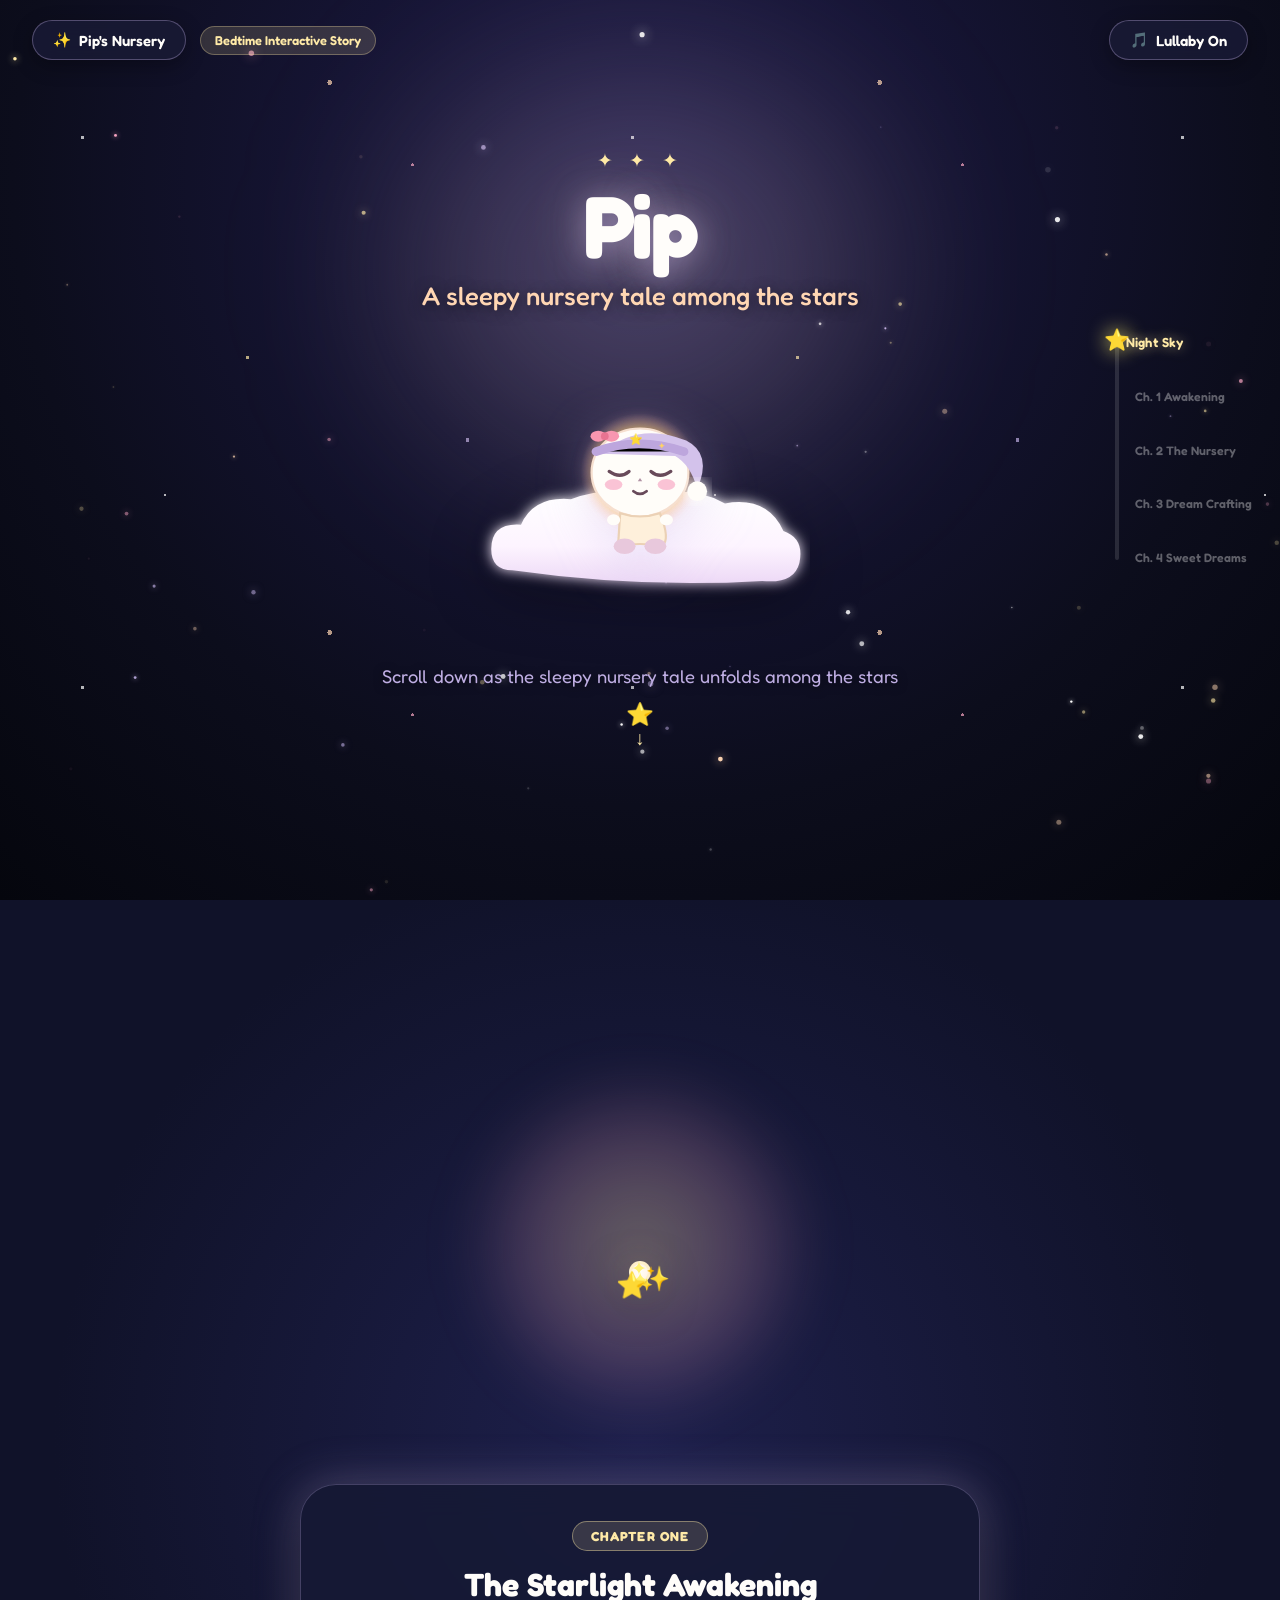
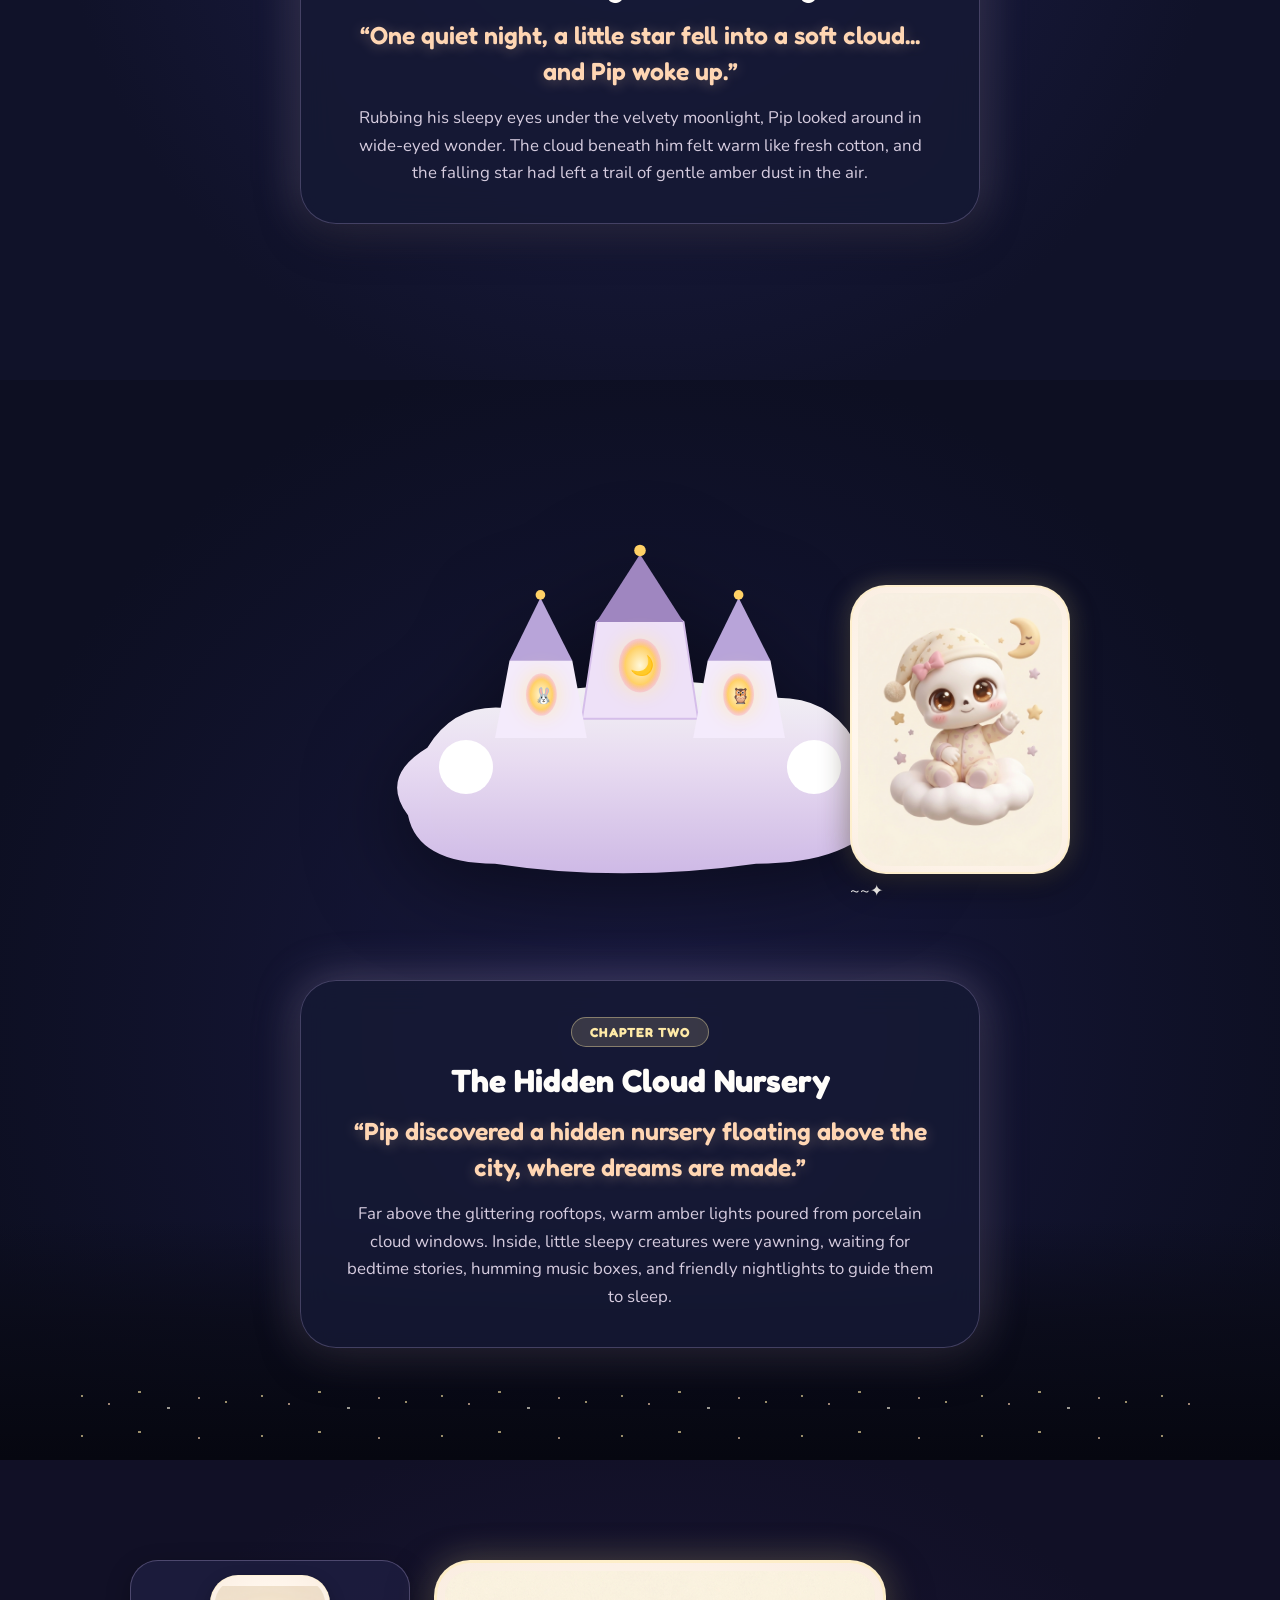
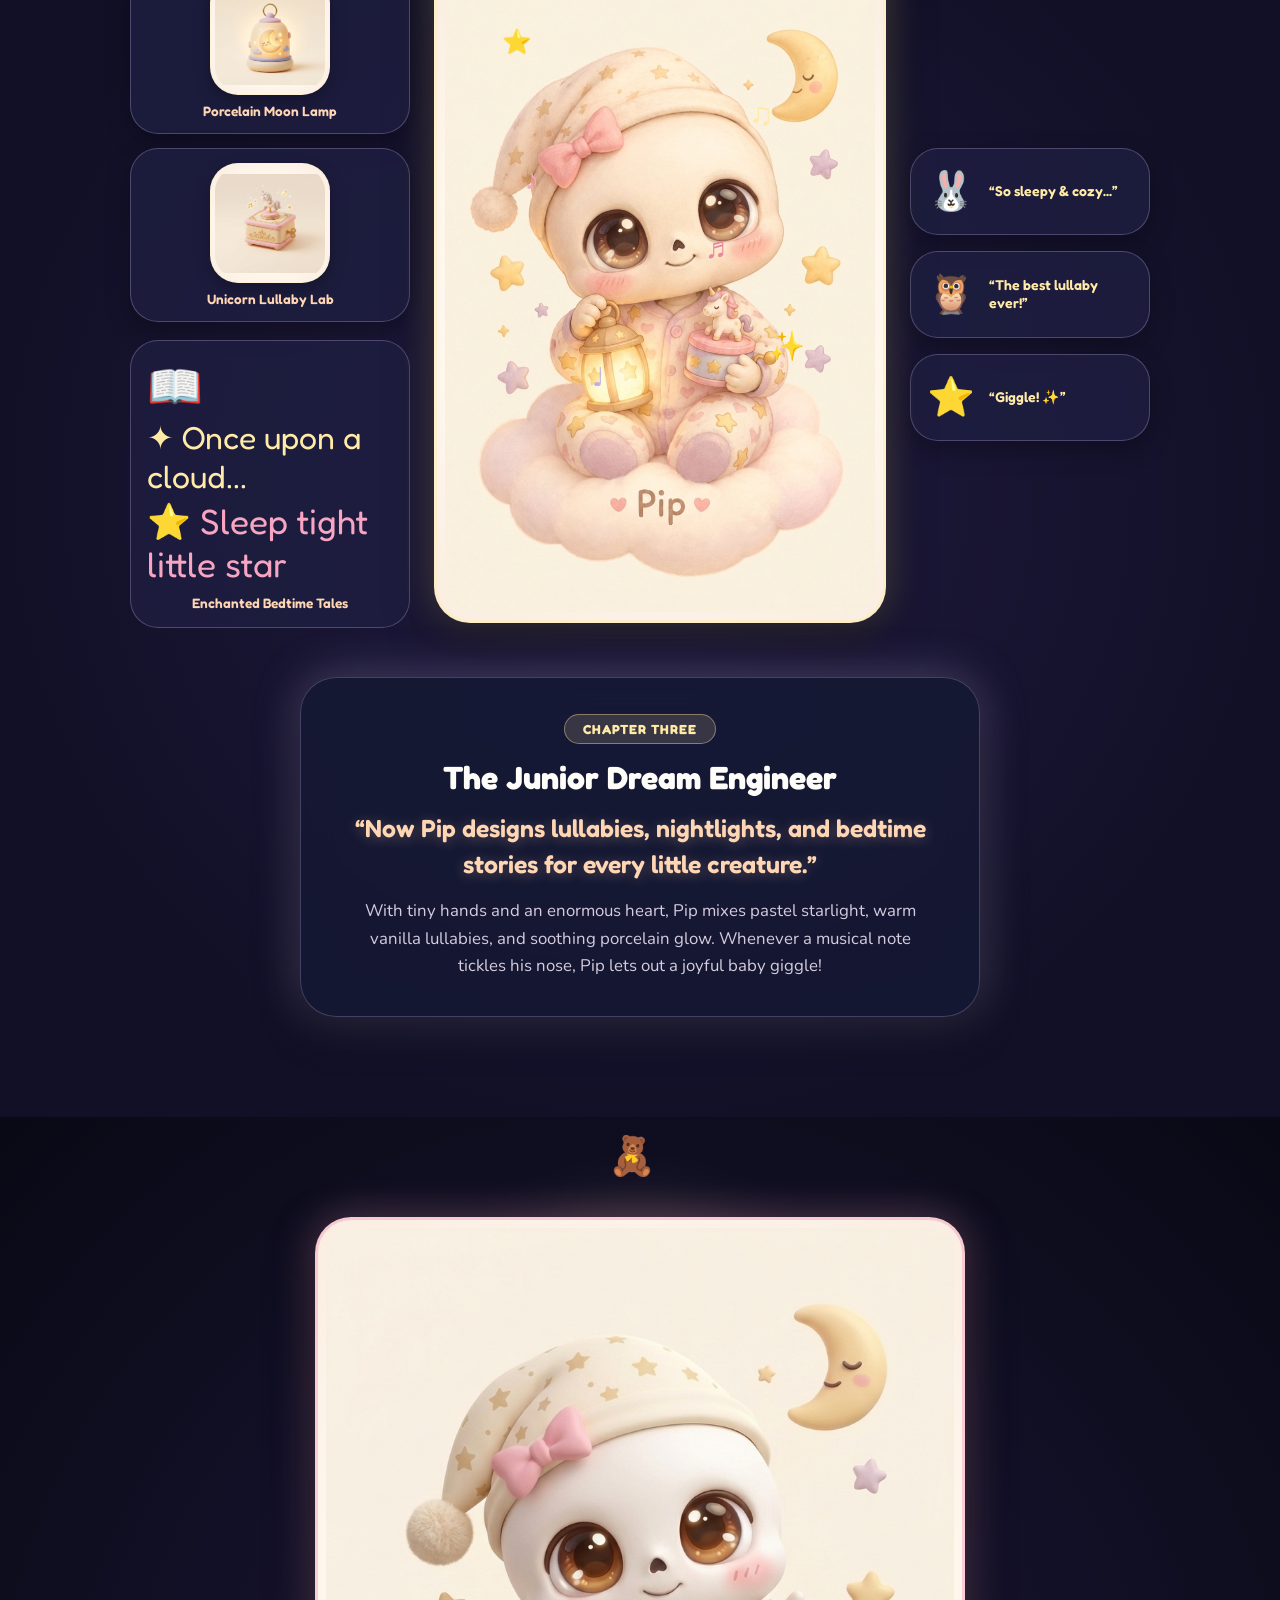
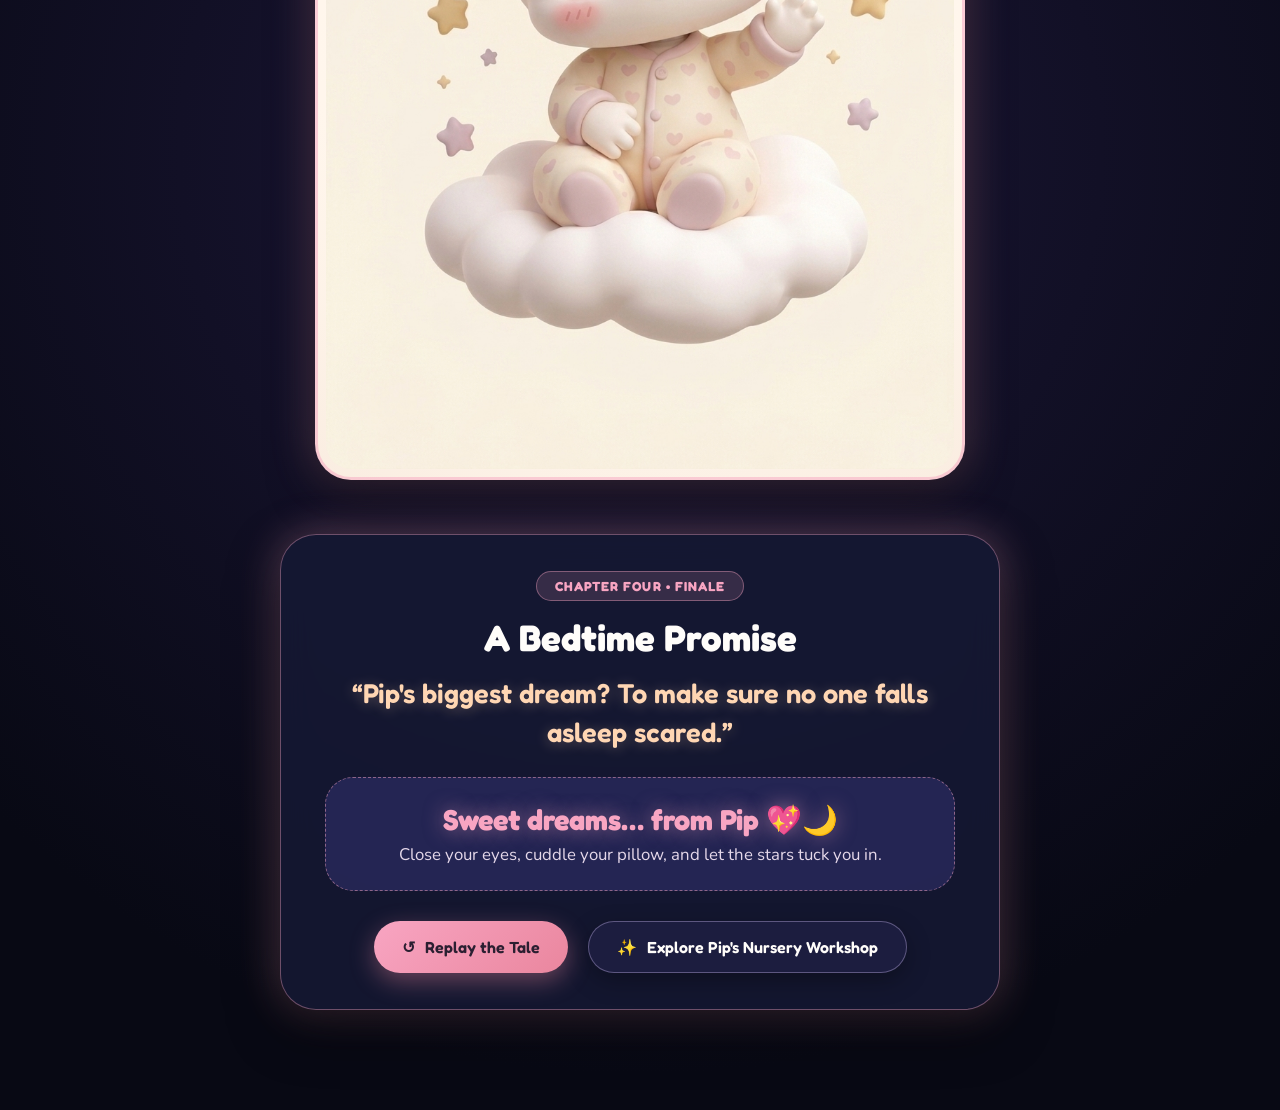
<file: story.html>
<!DOCTYPE html>
<html lang="en">
<head>
  <meta charset="UTF-8" />
  <meta name="viewport" content="width=device-width, initial-scale=1.0" />
  <title>Pip — A Sleepy Nursery Tale Among the Stars</title>
  <meta name="description" content="A fully immersive, scroll-driven bedtime animated storybook for Pip, the little star-child Junior Dream Engineer who makes sure no one falls asleep scared." />

  <!-- Google Fonts: Fredoka & Nunito -->
  <link rel="preconnect" href="https://fonts.googleapis.com" />
  <link rel="preconnect" href="https://fonts.gstatic.com" crossorigin />
  <link href="https://fonts.googleapis.com/css2?family=Fredoka:wght@400;500;600;700&family=Nunito:wght@400;600;700;800&family=Patrick+Hand&display=swap" rel="stylesheet" />

  <!-- Story Stylesheet -->
  <link rel="stylesheet" href="story.css" />
</head>
<body class="story-body">
  <!-- Interactive Ambient Canvas (Background Starlight) -->
  <canvas id="star-canvas" class="star-canvas" aria-hidden="true"></canvas>

  <!-- Mouse Arrow Sparkle Trail Canvas -->
  <canvas id="fx-canvas" class="fx-canvas" aria-hidden="true"></canvas>

  <!-- Parallax Floating Layers -->
  <div class="parallax-bg-layer layer-deep" id="parallax-deep" aria-hidden="true"></div>
  <div class="parallax-bg-layer layer-mid" id="parallax-mid" aria-hidden="true"></div>

  <!-- FIXED FLOATING CONTROLS -->
  <header class="story-header" id="story-header">
    <div class="header-left">
      <a href="index.html" class="back-home-pill" title="Return to Pip's Nursery Portfolio">
        <span class="pill-icon">✨</span>
        <span class="pill-text">Pip's Nursery</span>
      </a>
      <span class="story-badge">Bedtime Interactive Story</span>
    </div>

    <div class="header-right">
      <!-- Sound toggle for ambient lullaby -->
      <button type="button" id="story-sound-btn" class="story-audio-btn" aria-label="Toggle ambient bedtime lullaby" title="Toggle bedtime lullaby">
        <span id="sound-btn-icon">🎵</span>
        <span id="sound-btn-text">Lullaby On</span>
      </button>
    </div>
  </header>

  <!-- SCROLL PROGRESS INDICATOR (Star tracking down the nursery sky) -->
  <aside class="scroll-tracker" aria-hidden="true">
    <div class="tracker-rail">
      <div class="tracker-glow-star" id="tracker-star">⭐</div>
      <div class="tracker-fill" id="tracker-fill"></div>
    </div>
    <div class="tracker-labels">
      <span class="tracker-step step-hero active" data-target="hero">Night Sky</span>
      <span class="tracker-step step-ch1" data-target="ch1">Ch. 1 Awakening</span>
      <span class="tracker-step step-ch2" data-target="ch2">Ch. 2 The Nursery</span>
      <span class="tracker-step step-ch3" data-target="ch3">Ch. 3 Dream Crafting</span>
      <span class="tracker-step step-ch4" data-target="ch4">Ch. 4 Sweet Dreams</span>
    </div>
  </aside>

  <!-- MAIN SCROLL STORY CONTAINER -->
  <main id="story-container" class="story-container">

    <!-- ========================================================
         OPENING SCENE (HERO): Night sky & Sleeping Pip
         ======================================================== -->
    <section class="scene-section scene-hero" id="hero" data-scene="hero">
      <div class="scene-ambient-glow glow-hero"></div>

      <!-- Hero Clouds -->
      <div class="cloud-drift cloud-hero-left" aria-hidden="true"></div>
      <div class="cloud-drift cloud-hero-right" aria-hidden="true"></div>

      <div class="hero-content-wrapper">
        <div class="title-group">
          <span class="eyebrow-stars">✦ ✦ ✦</span>
          <h1 class="main-story-title">Pip</h1>
          <p class="main-story-subtitle">A sleepy nursery tale among the stars</p>
        </div>

        <!-- Sleeping Pip Character on Cloud -->
        <div class="pip-stage" id="pip-hero-stage">
          <div class="sleeping-cloud-pod">
            <!-- Floating Zzz animation -->
            <div class="zzz-container" aria-hidden="true">
              <span class="zzz z1">z</span>
              <span class="zzz z2">z</span>
              <span class="zzz z3">Z</span>
            </div>

            <!-- Sleeping Pip Character SVG -->
            <div class="pip-character pip-sleeping" id="pip-hero-char" role="img" aria-label="Little glowing star baby Pip sleeping peacefully atop a fluffy cloud">
              <svg viewBox="0 0 200 200" class="pip-vector" id="pip-hero-svg">
                <defs>
                  <radialGradient id="pipGlowGrad" cx="50%" cy="50%" r="50%">
                    <stop offset="0%" stop-color="#fff8e7" stop-opacity="1" />
                    <stop offset="70%" stop-color="#ffd166" stop-opacity="0.4" />
                    <stop offset="100%" stop-color="#f8b4c8" stop-opacity="0" />
                  </radialGradient>
                  <filter id="softGlow" x="-20%" y="-20%" width="140%" height="140%">
                    <feGaussianBlur stdDeviation="6" result="blur" />
                    <feComposite in="SourceGraphic" in2="blur" operator="over" />
                  </filter>
                </defs>

                <!-- Soft Outer Glow Aura -->
                <circle cx="100" cy="95" r="54" fill="url(#pipGlowGrad)" filter="url(#softGlow)" />

                <!-- Star-child skull baby head -->
                <ellipse cx="100" cy="95" rx="44" ry="40" fill="#fffdf9" stroke="#f6dfcf" stroke-width="2" />

                <!-- Cute Rosy Cheeks -->
                <ellipse cx="76" cy="106" rx="8" ry="5" fill="#f8a5c2" opacity="0.65" />
                <ellipse cx="124" cy="106" rx="8" ry="5" fill="#f8a5c2" opacity="0.65" />

                <!-- Sleeping Eyes (Curved lines) -->
                <g class="eyes-sleeping" id="hero-eyes-sleeping">
                  <path d="M 72 94 Q 82 101 90 94" fill="none" stroke="#684a5a" stroke-width="3" stroke-linecap="round" />
                  <path d="M 110 94 Q 118 101 128 94" fill="none" stroke="#684a5a" stroke-width="3" stroke-linecap="round" />
                </g>

                <!-- Awakened Eyes (Opens on arrow movement or scroll) -->
                <g class="eyes-awake" id="hero-eyes-awake" style="opacity: 0;">
                  <ellipse cx="80" cy="95" rx="10" ry="12" fill="#38293d" />
                  <ellipse cx="120" cy="95" rx="10" ry="12" fill="#38293d" />
                  <circle cx="82" cy="93" r="2.5" fill="#ffffff" opacity="0.9" />
                  <circle cx="122" cy="93" r="2.5" fill="#ffffff" opacity="0.9" />
                </g>

                <!-- Tiny sweet crooked smile -->
                <path d="M 94 112 Q 100 117 106 112" fill="none" stroke="#684a5a" stroke-width="2.5" stroke-linecap="round" />
                <!-- Tiny skull nose indent -->
                <path d="M 98 103 L 100 100 L 102 103 Z" fill="#b091a3" />

                <!-- Bedtime Nightcap with stars & pink bow -->
                <path d="M 64 78 Q 98 48 142 66 Q 166 78 152 110 Q 146 88 132 80 Z" fill="#d3c2eb" />
                <path d="M 60 76 Q 98 62 140 76" stroke="#bda6dd" stroke-width="8" stroke-linecap="round" />
                <!-- Cap pompom -->
                <circle cx="152" cy="112" r="9" fill="#fffdf9" filter="url(#softGlow)" />
                <!-- Tiny Nightcap Stars -->
                <text x="90" y="68" font-size="10" fill="#ffd166">⭐</text>
                <text x="116" y="74" font-size="8" fill="#ffd166">✦</text>

                <!-- Pretty Pink Bow on nightcap -->
                <g transform="translate(68, 62)">
                  <ellipse cx="-6" cy="0" rx="7" ry="5" fill="#f896b0" />
                  <ellipse cx="6" cy="0" rx="7" ry="5" fill="#f896b0" />
                  <circle cx="0" cy="0" r="3.5" fill="#e87391" />
                </g>

                <!-- Cozy starry baby pajamas -->
                <path d="M 82 132 Q 100 138 118 132 Q 128 156 120 162 Q 100 158 80 162 Z" fill="#fef0db" stroke="#ebd1b5" stroke-width="2" />
                <!-- Tiny pajama feet -->
                <ellipse cx="86" cy="162" rx="10" ry="7" fill="#e8c8dc" />
                <ellipse cx="114" cy="162" rx="10" ry="7" fill="#e8c8dc" />
                <!-- Tiny pajama hand resting -->
                <ellipse cx="76" cy="138" rx="6" ry="5" fill="#fffdf9" />
                <ellipse cx="124" cy="138" rx="6" ry="5" fill="#fffdf9" />
              </svg>
            </div>

            <!-- Soft Bed Cloud -->
            <div class="cloud-cushion">
              <svg viewBox="0 0 320 120" class="cloud-vector">
                <defs>
                  <linearGradient id="cloudGrad" x1="0%" y1="0%" x2="0%" y2="100%">
                    <stop offset="0%" stop-color="#ffffff" />
                    <stop offset="60%" stop-color="#fdf4ff" />
                    <stop offset="100%" stop-color="#edd9f6" />
                  </linearGradient>
                </defs>
                <path d="M 40 85 Q 20 85 20 65 Q 20 40 48 42 Q 60 15 95 18 Q 130 5 170 14 Q 210 5 240 22 Q 280 15 295 48 Q 315 55 310 78 Q 305 98 275 95 Q 160 102 40 85 Z" fill="url(#cloudGrad)" filter="url(#softGlow)" />
              </svg>
            </div>
          </div>
        </div>

        <!-- Scroll Invitation Cue -->
        <div class="scroll-cue" id="hero-scroll-cue">
          <p class="cue-text">Scroll down as the sleepy nursery tale unfolds among the stars</p>
          <div class="cue-star-pulse">
            <span class="pulsing-star">⭐</span>
            <span class="cue-arrow">↓</span>
          </div>
        </div>
      </div>
    </section>


    <!-- ========================================================
         CHAPTER ONE: The Starfall & The Awakening
         ======================================================== -->
    <section class="scene-section scene-chapter scene-ch1" id="ch1" data-scene="ch1">
      <div class="scene-backdrop sky-deepening"></div>

      <!-- Animated Falling Star Sequence Container -->
      <div class="celestial-canvas-stage">
        <!-- The Shooting Star Trail -->
        <div class="shooting-star-wrap" id="ch1-shooting-star" aria-hidden="true">
          <div class="star-head">⭐</div>
          <div class="star-tail"></div>
        </div>

        <!-- Giant Floating Dream Cloud where star lands -->
        <div class="cloud-island ch1-cloud-island">
          <!-- Impact Glow Aura -->
          <div class="impact-glow" id="ch1-impact-glow"></div>

          <!-- Pip Awakening Character -->
          <div class="pip-character pip-sitting-up" id="pip-ch1-char">
            <div class="pip-story-tracker-wrap">
              <img 
                src="assets/pip_avatar_cloud.png?v=5" 
                alt="Pip the glowing skull baby sitting up on a cloud, opening his wide curious eyes in wonder" 
                class="story-pip-img"
                width="340"
                height="380"
              />
            </div>
            <!-- Ambient Wonder Sparkles -->
            <div class="wonder-sparkles" aria-hidden="true">
              <span class="w-spark s1">✦</span>
              <span class="w-spark s2">⭐</span>
              <span class="w-spark s3">✦</span>
              <span class="w-spark s4">✨</span>
            </div>
          </div>

          <!-- Soft drifting clouds beneath Pip -->
          <div class="island-clouds">
            <span class="puffy-puff puff-1"></span>
            <span class="puffy-puff puff-2"></span>
            <span class="puffy-puff puff-3"></span>
          </div>
        </div>
      </div>

      <!-- Story Narrative Card -->
      <div class="story-narration-box" id="ch1-narrative">
        <span class="chapter-pill">Chapter One</span>
        <h2 class="narrative-heading">The Starlight Awakening</h2>
        <blockquote class="narrative-quote">
          “One quiet night, a little star fell into a soft cloud... and Pip woke up.”
        </blockquote>
        <p class="narrative-sub">
          Rubbing his sleepy eyes under the velvety moonlight, Pip looked around in wide-eyed wonder. 
          The cloud beneath him felt warm like fresh cotton, and the falling star had left a trail of gentle amber dust in the air.
        </p>
      </div>
    </section>


    <!-- ========================================================
         CHAPTER TWO: The Hidden Floating Nursery Above the City
         ======================================================== -->
    <section class="scene-section scene-chapter scene-ch2" id="ch2" data-scene="ch2">
      <!-- Distant City Silhouette Below -->
      <div class="city-skyline-silhouette" aria-hidden="true">
        <div class="city-glow-layer"></div>
        <div class="city-windows"></div>
      </div>

      <!-- Floating Cloud Castle / Nursery -->
      <div class="floating-nursery-sanctuary" id="ch2-sanctuary">
        <!-- Nursery Cloud Castle SVG Artwork -->
        <div class="castle-illustration-wrap">
          <svg viewBox="0 0 600 420" class="castle-svg" aria-label="A magical floating cloud castle with glowing porcelain windows and golden spires">
            <defs>
              <linearGradient id="castleGrad" x1="0%" y1="0%" x2="0%" y2="100%">
                <stop offset="0%" stop-color="#ffffff" />
                <stop offset="40%" stop-color="#f5e8fd" />
                <stop offset="100%" stop-color="#d9c3f0" />
              </linearGradient>
              <radialGradient id="windowGlow" cx="50%" cy="50%" r="50%">
                <stop offset="0%" stop-color="#fff8db" />
                <stop offset="70%" stop-color="#ffd166" />
                <stop offset="100%" stop-color="#f896b0" stop-opacity="0.3" />
              </radialGradient>
            </defs>

            <!-- Base Cloud Platform -->
            <path d="M 60 320 Q 30 280 80 250 Q 110 200 170 210 Q 220 180 290 190 Q 360 170 420 200 Q 490 190 520 240 Q 580 270 550 320 Q 520 370 420 370 Q 280 390 150 370 Q 70 370 60 320 Z" fill="url(#castleGrad)" opacity="0.95" />

            <!-- Castle Central Spire Tower -->
            <path d="M 240 220 L 255 120 Q 300 80 345 120 L 360 220 Z" fill="#eee1f8" stroke="#d5beea" stroke-width="2" />
            <polygon points="255,120 300,50 345,120" fill="#9f86c0" />
            <circle cx="300" cy="46" r="6" fill="#ffd166" class="spire-star-pulse" />

            <!-- Left Tower -->
            <path d="M 150 240 L 165 160 Q 200 130 230 160 L 245 240 Z" fill="#f4ebfc" />
            <polygon points="165,160 197,95 230,160" fill="#b8a4d9" />
            <circle cx="197" cy="92" r="5" fill="#ffd166" />

            <!-- Right Tower -->
            <path d="M 355 240 L 370 160 Q 405 130 435 160 L 450 240 Z" fill="#f4ebfc" />
            <polygon points="370,160 402,95 435,160" fill="#b8a4d9" />
            <circle cx="402" cy="92" r="5" fill="#ffd166" />

            <!-- Glowing Windows with Tiny Moving Silhouettes -->
            <!-- Main Center Window: Sleepy Moon -->
            <ellipse cx="300" cy="165" rx="22" ry="28" fill="url(#windowGlow)" class="glowing-portal" />
            <text x="290" y="172" font-size="20">🌙</text>

            <!-- Left Window: Dream Bunny -->
            <ellipse cx="198" cy="195" rx="16" ry="22" fill="url(#windowGlow)" class="glowing-portal" />
            <text x="190" y="202" font-size="16">🐰</text>

            <!-- Right Window: Baby Owl -->
            <ellipse cx="402" cy="195" rx="16" ry="22" fill="url(#windowGlow)" class="glowing-portal" />
            <text x="394" y="202" font-size="16">🦉</text>

            <!-- Floating Little Cloud Turrets -->
            <circle cx="120" cy="270" r="28" fill="#ffffff" />
            <circle cx="480" cy="270" r="28" fill="#ffffff" />
          </svg>
        </div>

        <!-- Floating Pip Moving Toward Nursery -->
        <div class="pip-floating-toward" id="pip-ch2-float">
          <div class="pip-ch2-halo"></div>
          <div class="pip-story-tracker-wrap">
            <img 
              src="assets/pip_avatar_cloud.png?v=5" 
              alt="Pip floating smoothly toward the magical nursery castle in the sky" 
              class="pip-approach-img"
              width="280"
              height="320"
            />
          </div>
          <div class="cloud-slipstream" aria-hidden="true">
            <span>~</span><span>~</span><span>✦</span>
          </div>
        </div>
      </div>

      <!-- Story Narrative Card -->
      <div class="story-narration-box" id="ch2-narrative">
        <span class="chapter-pill">Chapter Two</span>
        <h2 class="narrative-heading">The Hidden Cloud Nursery</h2>
        <blockquote class="narrative-quote">
          “Pip discovered a hidden nursery floating above the city, where dreams are made.”
        </blockquote>
        <p class="narrative-sub">
          Far above the glittering rooftops, warm amber lights poured from porcelain cloud windows. 
          Inside, little sleepy creatures were yawning, waiting for bedtime stories, humming music boxes, and friendly nightlights to guide them to sleep.
        </p>
      </div>
    </section>


    <!-- ========================================================
         CHAPTER THREE: Inside the Workshop — Designing Dreams
         ======================================================== -->
    <section class="scene-section scene-chapter scene-ch3" id="ch3" data-scene="ch3">
      <div class="workshop-interior" id="ch3-workshop">
        <!-- Magic Workshop Environment -->
        <div class="workshop-stage-grid">
          
          <!-- Left: Dream Artifacts Shelf -->
          <div class="workshop-shelves">
            <div class="shelf-tier">
              <!-- Glowing Porcelain Moon Lantern -->
              <div class="shelf-item lantern-spotlight" id="ch3-lantern">
                <img 
                  src="assets/pip_dream_lantern.png" 
                  alt="Pip's glowing porcelain crescent moon nightlight lantern" 
                  class="workshop-asset-img"
                  width="180"
                  height="180"
                />
                <span class="shelf-label">Porcelain Moon Lamp</span>
              </div>

              <!-- Unicorn Lullaby Music Box -->
              <div class="shelf-item musicbox-spotlight" id="ch3-musicbox">
                <img 
                  src="assets/pip_lullaby_box.png" 
                  alt="Pip's pastel unicorn lullaby music box weaving star notes" 
                  class="workshop-asset-img"
                  width="180"
                  height="180"
                />
                <span class="shelf-label">Unicorn Lullaby Lab</span>
              </div>
            </div>

            <!-- Self-opening magic storybook with floating pages -->
            <div class="magic-storybook-pod">
              <div class="storybook-cover">
                <span class="storybook-icon">📖</span>
                <div class="glowing-pages-flutter" aria-hidden="true">
                  <span class="page-flutter p1">✦ Once upon a cloud...</span>
                  <span class="page-flutter p2">⭐ Sleep tight little star</span>
                </div>
              </div>
              <span class="shelf-label">Enchanted Bedtime Tales</span>
            </div>
          </div>

          <!-- Center: Pip Crafting with Magic -->
          <div class="workshop-pip-center">
            <div class="magic-weaving-aura" id="weaving-aura"></div>

            <!-- Pip Studio Character Model -->
            <div class="pip-crafting-character" id="pip-ch3-craft">
              <div class="pip-story-tracker-wrap">
                <img 
                  src="assets/pip_portrait.png?v=5" 
                  alt="Pip holding the nightlight lantern and lullaby box, crafting bedtime dreams with magic" 
                  class="pip-master-craftsman"
                  width="340"
                  height="460"
                />
              </div>
            </div>

            <!-- Floating Musical Notes Spawning in Air -->
            <div class="floating-lullaby-sparks" id="ch3-sparks" aria-hidden="true">
              <span class="music-spark m1">♪</span>
              <span class="music-spark m2">♫</span>
              <span class="music-spark m3">♩</span>
              <span class="music-spark m4">✨</span>
              <span class="music-spark m5">⭐</span>
              <span class="music-spark m6">♬</span>
            </div>
          </div>

          <!-- Right: Cute Adoring Dream Creatures Watching -->
          <div class="workshop-creatures">
            <div class="creature-card creature-bunny">
              <div class="creature-avatar">🐰</div>
              <div class="creature-bubble">“So sleepy & cozy...”</div>
            </div>

            <div class="creature-card creature-owl">
              <div class="creature-avatar">🦉</div>
              <div class="creature-bubble">“The best lullaby ever!”</div>
            </div>

            <div class="creature-card creature-star">
              <div class="creature-avatar">⭐</div>
              <div class="creature-bubble">“Giggle! ✨”</div>
            </div>
          </div>

        </div>
      </div>

      <!-- Story Narrative Card -->
      <div class="story-narration-box" id="ch3-narrative">
        <span class="chapter-pill">Chapter Three</span>
        <h2 class="narrative-heading">The Junior Dream Engineer</h2>
        <blockquote class="narrative-quote">
          “Now Pip designs lullabies, nightlights, and bedtime stories for every little creature.”
        </blockquote>
        <p class="narrative-sub">
          With tiny hands and an enormous heart, Pip mixes pastel starlight, warm vanilla lullabies, 
          and soothing porcelain glow. Whenever a musical note tickles his nose, Pip lets out a joyful baby giggle!
        </p>
      </div>
    </section>


    <!-- ========================================================
         CHAPTER FOUR: Emotional Closing & Sweet Dreams
         ======================================================== -->
    <section class="scene-section scene-chapter scene-ch4" id="ch4" data-scene="ch4">
      <!-- Vast Night Sky Overlooking the Sleeping World -->
      <div class="peaceful-world-vista">
        <div class="drifting-dream-parcels" id="dream-parcels" aria-hidden="true">
          <!-- Floating glowing lanterns descending to the sleeping world -->
          <span class="drifting-parcel p1">💡</span>
          <span class="drifting-parcel p2">🌙</span>
          <span class="drifting-parcel p3">⭐</span>
          <span class="drifting-parcel p4">✨</span>
          <span class="drifting-parcel p5">🧸</span>
        </div>

        <!-- Pip Looking Out With Tender Love -->
        <div class="pip-guardian-stage">
          <div class="guardian-glow-halo"></div>
          <div class="pip-guardian-cloud">
            <div class="pip-story-tracker-wrap">
              <img 
                src="assets/pip_avatar_cloud.png?v=5" 
                alt="Pip floating peacefully over the sleeping city, waving gently with love and sweet dreams" 
                class="pip-guardian-img"
                width="360"
                height="400"
              />
            </div>
          </div>
        </div>
      </div>

      <!-- Final Story Narrative & Closing -->
      <div class="story-narration-box finale-narrative" id="ch4-narrative">
        <span class="chapter-pill finale-pill">Chapter Four • Finale</span>
        <h2 class="narrative-heading finale-heading">A Bedtime Promise</h2>
        <blockquote class="narrative-quote finale-quote">
          “Pip's biggest dream? To make sure no one falls asleep scared.”
        </blockquote>
        
        <div class="sweet-dreams-banner" id="sweet-dreams-banner">
          <h3 class="sweet-dreams-text">Sweet dreams… from Pip 💖🌙</h3>
          <p class="sweet-dreams-sub">Close your eyes, cuddle your pillow, and let the stars tuck you in.</p>
        </div>

        <!-- Closing Action Controls -->
        <div class="finale-actions">
          <button type="button" class="btn-tale btn-replay" id="replay-tale-btn">
            <span class="btn-icon">↺</span>
            <span>Replay the Tale</span>
          </button>

          <a href="index.html" class="btn-tale btn-home">
            <span class="btn-icon">✨</span>
            <span>Explore Pip's Nursery Workshop</span>
          </a>
        </div>
      </div>
    </section>

  </main>

  <!-- Interactive Story Script -->
  <script src="story.js"></script>
</body>
</html>
</file>
<file: style.css>
/* ==========================================================================
   PIP'S MIDNIGHT NURSERY — STYLE SHEET
   Track 1: Baby's First Website 2026
   Cozy, Sleepy, Playful Chibi Aesthetic
   ========================================================================== */

/* --------------------------------------------------------------------------
   1. CSS VARIABLES & THEME TOKENS
   -------------------------------------------------------------------------- */
:root {
  /* Day Palette (Default) */
  --bg-primary: #fff8f1;
  --bg-surface: #ffffff;
  --bg-surface-translucent: rgba(255, 255, 255, 0.88);
  --bg-card: #ffffff;
  --bg-card-border: rgba(163, 64, 99, 0.12);
  --bg-input: #fdeddc;

  --text-primary: #5c4033;       /* Cocoa */
  --text-secondary: #826252;     /* Softer cocoa */
  --text-muted: #9f8373;

  /* Accent Colors */
  --accent-berry: #a34063;       /* Berry pink */
  --accent-berry-hover: #862f4e;
  --accent-berry-light: #fce8ef;
  
  --accent-lilac: #9f86c0;       /* Pastel lilac */
  --accent-lilac-light: #ece4f9;

  --accent-butter: #f3be44;      /* Butter yellow */
  --accent-butter-light: #fff8dc;

  --accent-pink: #f896b0;        /* Baby pink */
  --accent-pink-light: #ffeef2;

  --star-glow: #ffeaa7;
  --sky-gradient: linear-gradient(180deg, #fff2e4 0%, #fff8f1 60%, #faedf3 100%);

  /* Shadows & Glows */
  --shadow-sm: 0 4px 12px rgba(92, 64, 51, 0.06);
  --shadow-md: 0 10px 28px rgba(92, 64, 51, 0.08);
  --shadow-lg: 0 16px 40px rgba(92, 64, 51, 0.12);
  --card-glow: 0 12px 32px rgba(163, 64, 99, 0.08);

  /* Geometry & Typography */
  --radius-sm: 14px;
  --radius-md: 20px;
  --radius-lg: 28px;
  --radius-xl: 36px;
  --radius-pill: 9999px;

  --font-heading: 'Fredoka', 'Quicksand', -apple-system, BlinkMacSystemFont, sans-serif;
  --font-body: 'Nunito', 'Segoe UI', Roboto, sans-serif;

  /* Image Blend Mode */
  --img-blend-mode: multiply;
  --img-frame-bg: #fff8f1;
}

/* --------------------------------------------------------------------------
   Night Mode Color Overrides
   -------------------------------------------------------------------------- */
body.night-mode {
  --bg-primary: #120e24;         /* Deep navy / plum */
  --bg-surface: #1c1638;
  --bg-surface-translucent: rgba(28, 22, 56, 0.88);
  --bg-card: #231b46;
  --bg-card-border: rgba(255, 234, 167, 0.22);
  --bg-input: #2d2456;

  --text-primary: #fbf4e8;       /* Soft cream text */
  --text-secondary: #d6ccdf;
  --text-muted: #a69bb8;

  --accent-berry: #f06292;
  --accent-berry-hover: #ff7ea7;
  --accent-berry-light: rgba(240, 98, 146, 0.18);

  --accent-lilac: #bb86fc;
  --accent-lilac-light: rgba(187, 134, 252, 0.18);

  --accent-butter: #ffd166;
  --accent-butter-light: rgba(255, 209, 102, 0.2);

  --accent-pink: #ff9ebb;
  --accent-pink-light: rgba(255, 158, 187, 0.18);

  --star-glow: #ffd166;
  --sky-gradient: linear-gradient(180deg, #0e0a1c 0%, #15102a 50%, #1f183c 100%);

  --shadow-sm: 0 4px 14px rgba(0, 0, 0, 0.45);
  --shadow-md: 0 10px 32px rgba(0, 0, 0, 0.55);
  --shadow-lg: 0 18px 48px rgba(0, 0, 0, 0.7);
  --card-glow: 0 0 30px rgba(187, 134, 252, 0.2), 0 0 15px rgba(255, 209, 102, 0.15);

  --img-blend-mode: normal;
  --img-frame-bg: #fff8f1;
}

/* --------------------------------------------------------------------------
   2. RESET & BASE ELEMENTS
   -------------------------------------------------------------------------- */
*, *::before, *::after {
  box-sizing: border-box;
  margin: 0;
  padding: 0;
}

html {
  scroll-behavior: smooth;
  font-size: 16px;
  -webkit-text-size-adjust: 100%;
}

html, body {
  cursor: url("data:image/svg+xml,%3Csvg%20xmlns%3D%27http%3A//www.w3.org/2000/svg%27%20width%3D%2732%27%20height%3D%2732%27%20viewBox%3D%270%200%2032%2032%27%3E%20%3Cdefs%3E%20%3Cfilter%20id%3D%27g%27%20x%3D%27-30%25%27%20y%3D%27-30%25%27%20width%3D%27160%25%27%20height%3D%27160%25%27%3E%20%3CfeDropShadow%20dx%3D%270%27%20dy%3D%271%27%20stdDeviation%3D%271.5%27%20flood-color%3D%27%23ffd166%27%20flood-opacity%3D%270.9%27/%3E%20%3C/filter%3E%20%3C/defs%3E%20%3Cpath%20d%3D%27M3%203%20L12%2027%20L16%2017%20L26%2013%20Z%27%20fill%3D%27%23fffdfa%27%20stroke%3D%27%2338293d%27%20stroke-width%3D%271.8%27%20stroke-linejoin%3D%27round%27%20filter%3D%27url%28%23g%29%27/%3E%20%3Ccircle%20cx%3D%2716%27%20cy%3D%2717%27%20r%3D%272%27%20fill%3D%27%23ffd166%27/%3E%20%3Cpolygon%20points%3D%2723%2C6%2024%2C9%2027%2C10%2024%2C11%2023%2C14%2022%2C11%2019%2C10%2022%2C9%27%20fill%3D%27%23ffd166%27/%3E%20%3C/svg%3E") 3 3, auto;
}

button, a, input[type="button"], input[type="submit"], [role="button"], .interactive-element, select, input[type="range"] {
  cursor: url("data:image/svg+xml,%3Csvg%20xmlns%3D%27http%3A//www.w3.org/2000/svg%27%20width%3D%2732%27%20height%3D%2732%27%20viewBox%3D%270%200%2032%2032%27%3E%20%3Cdefs%3E%20%3Cfilter%20id%3D%27gp%27%20x%3D%27-30%25%27%20y%3D%27-30%25%27%20width%3D%27160%25%27%20height%3D%27160%25%27%3E%20%3CfeDropShadow%20dx%3D%270%27%20dy%3D%272%27%20stdDeviation%3D%272%27%20flood-color%3D%27%23f8a5c2%27%20flood-opacity%3D%270.95%27/%3E%20%3C/filter%3E%20%3C/defs%3E%20%3Cpath%20d%3D%27M4%203%20L12%2025%20L16%2016%20L25%2012%20Z%27%20fill%3D%27%23ffeaa7%27%20stroke%3D%27%23684a5a%27%20stroke-width%3D%271.8%27%20stroke-linejoin%3D%27round%27%20filter%3D%27url%28%23gp%29%27/%3E%20%3Cpolygon%20points%3D%2724%2C5%2025.5%2C8.5%2029%2C10%2025.5%2C11.5%2024%2C15%2022.5%2C11.5%2019%2C10%2022.5%2C8.5%27%20fill%3D%27%23f8a5c2%27/%3E%20%3Ccircle%20cx%3D%2716%27%20cy%3D%2716%27%20r%3D%272.5%27%20fill%3D%27%23ffffff%27/%3E%20%3C/svg%3E") 4 3, pointer !important;
}

body {
  font-family: var(--font-body);
  background-color: var(--bg-primary);
  background-image: var(--sky-gradient);
  color: var(--text-primary);
  line-height: 1.6;
  min-height: 100vh;
  position: relative;
  overflow-x: hidden;
  transition: background-color 0.4s ease, color 0.4s ease;
}

/* Accessible focus ring for keyboard users */
:focus-visible {
  outline: 3px solid var(--accent-berry);
  outline-offset: 3px;
  border-radius: 8px;
}

/* Ambient Canvas & Stars Background */
.fx-canvas {
  position: fixed;
  top: 0;
  left: 0;
  width: 100vw;
  height: 100vh;
  pointer-events: none;
  z-index: 999;
}

.ambient-stars {
  position: fixed;
  top: 0;
  left: 0;
  width: 100vw;
  height: 100vh;
  pointer-events: none;
  z-index: 0;
  background-image: 
    radial-gradient(2px 2px at 20px 30px, #ffd166, rgba(0,0,0,0)),
    radial-gradient(2px 2px at 150px 80px, #ffffff, rgba(0,0,0,0)),
    radial-gradient(3px 3px at 320px 140px, #f8b8cc, rgba(0,0,0,0)),
    radial-gradient(2px 2px at 450px 50px, #b9a5d6, rgba(0,0,0,0)),
    radial-gradient(2px 2px at 600px 120px, #ffd166, rgba(0,0,0,0)),
    radial-gradient(3px 3px at 800px 70px, #ffffff, rgba(0,0,0,0)),
    radial-gradient(2px 2px at 980px 180px, #ffd166, rgba(0,0,0,0)),
    radial-gradient(2px 2px at 1150px 90px, #f8b8cc, rgba(0,0,0,0));
  background-repeat: repeat;
  background-size: 1200px 300px;
  opacity: 0.65;
  transition: opacity 0.5s ease;
}

body.night-mode .ambient-stars {
  opacity: 1;
}

/* --------------------------------------------------------------------------
   3. FIXED TOP NAVIGATION BAR
   -------------------------------------------------------------------------- */
.top-nav {
  position: fixed;
  top: 0;
  left: 0;
  width: 100%;
  height: 72px;
  background: var(--bg-surface-translucent);
  backdrop-filter: blur(14px);
  -webkit-backdrop-filter: blur(14px);
  border-bottom: 1.5px solid var(--bg-card-border);
  z-index: 1000;
  transition: background 0.3s ease, border-color 0.3s ease;
}

.nav-container {
  max-width: 1200px;
  height: 100%;
  margin: 0 auto;
  padding: 0 24px;
  display: flex;
  align-items: center;
  justify-content: space-between;
  gap: 16px;
}

/* Nav Brand */
.nav-brand {
  display: flex;
  align-items: center;
  gap: 12px;
  text-decoration: none;
  color: var(--text-primary);
  min-height: 48px;
}

.secret-moon-btn {
  background: none;
  border: none;
  font-size: 1.6rem;
  cursor: pointer;
  display: inline-flex;
  align-items: center;
  justify-content: center;
  width: 44px;
  height: 44px;
  border-radius: 50%;
  transition: transform 0.25s cubic-bezier(0.34, 1.56, 0.64, 1);
}

.secret-moon-btn:hover {
  transform: scale(1.2) rotate(15deg);
}

.secret-moon-btn:active {
  transform: scale(0.95);
}

.brand-text-wrap {
  display: flex;
  flex-direction: column;
}

.brand-title {
  font-family: var(--font-heading);
  font-weight: 700;
  font-size: 1.2rem;
  color: var(--accent-berry);
  line-height: 1.1;
}

.brand-badge {
  font-size: 0.75rem;
  color: var(--text-muted);
  font-weight: 600;
  letter-spacing: 0.02em;
}

/* Nav Links */
.nav-links {
  display: flex;
  align-items: center;
  gap: 20px;
}

.nav-link {
  text-decoration: none;
  color: var(--text-primary);
  font-weight: 700;
  font-size: 0.95rem;
  padding: 8px 14px;
  border-radius: var(--radius-pill);
  transition: all 0.2s ease;
  min-height: 44px;
  display: inline-flex;
  align-items: center;
}

.nav-link:hover {
  background: var(--accent-berry-light);
  color: var(--accent-berry);
}

.nav-story-badge {
  background: linear-gradient(135deg, #f896b0, #a34063);
  color: #ffffff;
  font-size: 0.68rem;
  font-weight: 800;
  padding: 3px 8px;
  border-radius: var(--radius-pill);
  margin-left: 6px;
  text-transform: uppercase;
  box-shadow: 0 2px 8px rgba(163, 64, 99, 0.35);
  display: inline-flex;
  align-items: center;
  gap: 3px;
  animation: pulseBadge 2.5s infinite ease-in-out;
}

@keyframes pulseBadge {
  0%, 100% { transform: scale(1); }
  50% { transform: scale(1.08); }
}

.nav-bonus-badge {
  background: linear-gradient(135deg, #f3be44, #e67e22);
  color: #120e24;
  font-size: 0.65rem;
  font-weight: 800;
  padding: 2px 7px;
  border-radius: var(--radius-pill);
  margin-left: 5px;
  letter-spacing: 0.5px;
  box-shadow: 0 2px 6px rgba(243, 190, 68, 0.4);
}

/* Nav Controls */
.nav-controls {
  display: flex;
  align-items: center;
  gap: 10px;
}

.control-btn {
  background: var(--bg-surface);
  color: var(--text-primary);
  border: 1.5px solid var(--bg-card-border);
  border-radius: var(--radius-pill);
  padding: 8px 16px;
  font-family: var(--font-heading);
  font-weight: 600;
  font-size: 0.9rem;
  display: inline-flex;
  align-items: center;
  gap: 8px;
  cursor: pointer;
  min-height: 44px;
  min-width: 44px;
  transition: all 0.25s cubic-bezier(0.2, 0.8, 0.2, 1);
  box-shadow: var(--shadow-sm);
}

.control-btn:hover {
  transform: translateY(-2px);
  border-color: var(--accent-berry);
  color: var(--accent-berry);
}

.control-btn:active {
  transform: translateY(0);
}

/* Mobile Hamburger Button (Base) */
.mobile-menu-btn {
  display: none;
  flex-direction: column;
  justify-content: center;
  align-items: center;
  gap: 5px;
  width: 44px;
  height: 44px;
  min-width: 44px;
  min-height: 44px;
  background: var(--bg-surface);
  border: 1.5px solid var(--bg-card-border);
  border-radius: 50%;
  cursor: pointer;
  padding: 0;
  transition: all 0.25s cubic-bezier(0.2, 0.8, 0.2, 1);
  box-shadow: var(--shadow-sm);
  z-index: 1010;
}

.mobile-menu-btn:hover {
  border-color: var(--accent-berry);
  color: var(--accent-berry);
  transform: scale(1.05);
}

.mobile-menu-btn:active {
  transform: scale(0.95);
}

.hamburger-line {
  display: block;
  width: 18px;
  height: 2.5px;
  background-color: var(--text-primary);
  border-radius: 2px;
  transition: transform 0.28s cubic-bezier(0.4, 0, 0.2, 1), opacity 0.2s ease, background-color 0.25s ease;
}

.mobile-menu-btn.active .line-1 {
  transform: translateY(7.5px) rotate(45deg);
  background-color: var(--accent-berry);
}

.mobile-menu-btn.active .line-2 {
  opacity: 0;
  transform: scale(0);
}

.mobile-menu-btn.active .line-3 {
  transform: translateY(-7.5px) rotate(-45deg);
  background-color: var(--accent-berry);
}

/* Mobile Nav Backdrop Overlay */
.mobile-nav-backdrop {
  position: fixed;
  inset: 0;
  background: rgba(18, 14, 36, 0.55);
  backdrop-filter: blur(6px);
  -webkit-backdrop-filter: blur(6px);
  opacity: 0;
  pointer-events: none;
  transition: opacity 0.3s ease;
  z-index: 998;
}

.mobile-nav-backdrop.visible {
  opacity: 1;
  pointer-events: auto;
}

/* Chaos Mode Button Special Styling */
.chaos-btn {
  border-color: rgba(243, 190, 68, 0.4);
  background: linear-gradient(135deg, rgba(255, 234, 167, 0.2), rgba(248, 150, 176, 0.15));
}

.chaos-btn:hover {
  border-color: #f3be44;
  color: #e67e22;
  box-shadow: 0 0 14px rgba(243, 190, 68, 0.4);
}

body.chaos-mode .chaos-btn {
  background: linear-gradient(135deg, #ffd166, #ff6b8b);
  color: #120e24;
  border-color: #ffd166;
  font-weight: 800;
  box-shadow: 0 0 18px rgba(255, 209, 102, 0.7);
  animation: chaosPulse 1.2s infinite alternate ease-in-out;
}

@keyframes chaosPulse {
  0% { transform: scale(1) rotate(0deg); }
  50% { transform: scale(1.04) rotate(-1deg); }
  100% { transform: scale(1) rotate(1deg); }
}

.control-icon {
  font-size: 1.1rem;
}

/* --------------------------------------------------------------------------
   4. GENERAL SECTION LAYOUT & HEADERS
   -------------------------------------------------------------------------- */
main {
  position: relative;
  z-index: 1;
  padding-top: 80px;
}

.section {
  max-width: 1140px;
  margin: 0 auto;
  padding: 60px 24px;
}

.section-header {
  text-align: center;
  max-width: 640px;
  margin: 0 auto 48px;
}

.section-badge {
  display: inline-flex;
  align-items: center;
  gap: 6px;
  background: var(--accent-berry-light);
  color: var(--accent-berry);
  font-family: var(--font-heading);
  font-weight: 600;
  font-size: 0.85rem;
  padding: 6px 16px;
  border-radius: var(--radius-pill);
  margin-bottom: 12px;
}

.section-title {
  font-family: var(--font-heading);
  font-size: 2.4rem;
  font-weight: 700;
  color: var(--text-primary);
  margin-bottom: 10px;
  letter-spacing: -0.01em;
}

.section-subtitle {
  color: var(--text-secondary);
  font-size: 1.1rem;
}

/* --------------------------------------------------------------------------
   5. BUTTONS & UI CONTROLS
   -------------------------------------------------------------------------- */
.btn {
  display: inline-flex;
  align-items: center;
  justify-content: center;
  gap: 8px;
  font-family: var(--font-heading);
  font-weight: 600;
  font-size: 1rem;
  padding: 12px 24px;
  border-radius: var(--radius-pill);
  text-decoration: none;
  cursor: pointer;
  border: none;
  min-height: 48px;
  min-width: 48px;
  transition: all 0.25s cubic-bezier(0.2, 0.8, 0.2, 1);
  box-shadow: var(--shadow-sm);
}

.btn-primary {
  background: var(--accent-berry);
  color: #ffffff;
}

.btn-primary:hover {
  background: var(--accent-berry-hover);
  transform: translateY(-2px);
  box-shadow: 0 8px 24px rgba(163, 64, 99, 0.3);
}

.btn-secondary {
  background: var(--bg-surface);
  color: var(--text-primary);
  border: 1.5px solid var(--bg-card-border);
}

.btn-secondary:hover {
  border-color: var(--accent-berry);
  color: var(--accent-berry);
  transform: translateY(-2px);
}

.btn-sm {
  font-size: 0.88rem;
  padding: 8px 18px;
  min-height: 40px;
}

.btn-arrow {
  display: inline-block;
  font-size: 1.1rem;
  transition: transform 0.2s ease;
}

.btn:hover .btn-arrow {
  transform: translateY(3px);
}

/* --------------------------------------------------------------------------
   6. HERO SECTION
   -------------------------------------------------------------------------- */
.hero-section {
  padding-top: 40px;
  padding-bottom: 70px;
}

.hero-container {
  display: grid;
  grid-template-columns: 1fr 1fr;
  align-items: center;
  gap: 48px;
}

/* Pip Avatar Cloud Card */
.hero-avatar-wrapper {
  display: flex;
  justify-content: center;
  position: relative;
}

.pip-hero-card {
  position: relative;
  width: 100%;
  max-width: 440px;
  background: var(--img-frame-bg);
  border-radius: var(--radius-xl);
  padding: 16px;
  border: 2px solid var(--bg-card-border);
  box-shadow: var(--card-glow);
  cursor: pointer;
  animation: heroFloat 4s ease-in-out infinite;
  transform-origin: center bottom;
  user-select: none;
  transition: box-shadow 0.3s ease;
}

@keyframes heroFloat {
  0%, 100% {
    transform: translateY(0);
  }
  50% {
    transform: translateY(-14px);
  }
}

.pip-avatar-img {
  width: 100%;
  height: auto;
  display: block;
  border-radius: var(--radius-lg);
  mix-blend-mode: var(--img-blend-mode);
}

/* Pip Character Visual Presentation */

.pip-hint-badge {
  position: absolute;
  bottom: -16px;
  left: 50%;
  transform: translateX(-50%);
  background: var(--bg-surface);
  color: var(--accent-berry);
  border: 1px solid var(--bg-card-border);
  padding: 6px 14px;
  border-radius: var(--radius-pill);
  font-size: 0.78rem;
  font-weight: 700;
  white-space: nowrap;
  box-shadow: var(--shadow-sm);
  pointer-events: none;
}

/* Hero Text Content */
.hero-text-content {
  display: flex;
  flex-direction: column;
  gap: 16px;
}

.pill-tag {
  display: inline-flex;
  align-items: center;
  gap: 6px;
  background: var(--accent-butter-light);
  color: #946800;
  border: 1px solid rgba(243, 190, 68, 0.4);
  font-size: 0.82rem;
  font-weight: 700;
  padding: 6px 16px;
  border-radius: var(--radius-pill);
}

body.night-mode .pill-tag {
  background: var(--accent-butter-light);
  color: var(--accent-butter);
}

.hero-title {
  font-family: var(--font-heading);
  font-size: 4rem;
  font-weight: 700;
  color: var(--accent-berry);
  line-height: 1;
  letter-spacing: -0.02em;
}

.hero-subtitle {
  display: block;
  font-size: 1.7rem;
  font-weight: 600;
  color: var(--text-primary);
  margin-top: 6px;
}

.hero-tagline {
  font-family: var(--font-heading);
  font-size: 1.4rem;
  font-weight: 500;
  color: var(--accent-lilac);
  font-style: italic;
  margin: 4px 0 8px;
}

/* Speech Bubble */
.speech-bubble {
  position: relative;
  background: var(--bg-surface);
  border: 2px solid var(--bg-card-border);
  border-radius: var(--radius-lg);
  padding: 18px 24px;
  font-size: 1.15rem;
  color: var(--text-primary);
  box-shadow: var(--shadow-md);
  margin-bottom: 12px;
}

.speech-bubble-tail {
  position: absolute;
  top: -12px;
  left: 36px;
  width: 20px;
  height: 20px;
  background: var(--bg-surface);
  border-left: 2px solid var(--bg-card-border);
  border-top: 2px solid var(--bg-card-border);
  transform: rotate(45deg);
}

.hero-cta-group {
  display: flex;
  align-items: center;
  gap: 16px;
  margin-top: 8px;
}

/* --------------------------------------------------------------------------
   7. ABOUT SECTION
   -------------------------------------------------------------------------- */
.about-grid {
  display: grid;
  grid-template-columns: 380px 1fr;
  align-items: center;
  gap: 48px;
}

.about-portrait-card {
  display: flex;
  flex-direction: column;
  align-items: center;
  gap: 14px;
}

.portrait-frame {
  position: relative;
  background: var(--img-frame-bg);
  border-radius: var(--radius-xl);
  padding: 16px;
  border: 2px solid var(--bg-card-border);
  box-shadow: var(--card-glow);
  width: 100%;
  max-width: 360px;
}

.pip-portrait-img {
  width: 100%;
  height: auto;
  display: block;
  border-radius: var(--radius-lg);
  mix-blend-mode: var(--img-blend-mode);
}

.portrait-caption {
  display: flex;
  align-items: center;
  gap: 8px;
  font-size: 0.88rem;
  font-weight: 700;
  color: var(--text-secondary);
}

.about-bio-card {
  background: var(--bg-surface);
  border: 2px solid var(--bg-card-border);
  border-radius: var(--radius-xl);
  padding: 36px;
  box-shadow: var(--shadow-md);
}

.bio-paragraph {
  font-size: 1.2rem;
  line-height: 1.75;
  color: var(--text-primary);
  margin-bottom: 28px;
}

.personality-chips-header {
  font-family: var(--font-heading);
  font-weight: 700;
  font-size: 0.95rem;
  color: var(--text-muted);
  margin-bottom: 12px;
  text-transform: uppercase;
  letter-spacing: 0.05em;
}

.personality-chips {
  display: flex;
  flex-wrap: wrap;
  gap: 12px;
}

.personality-chip {
  background: var(--bg-primary);
  color: var(--text-primary);
  border: 1.5px solid var(--bg-card-border);
  border-radius: var(--radius-pill);
  padding: 10px 18px;
  font-family: var(--font-heading);
  font-size: 0.95rem;
  font-weight: 600;
  display: inline-flex;
  align-items: center;
  gap: 8px;
  cursor: pointer;
  user-select: none;
  min-height: 44px;
  transition: transform 0.25s cubic-bezier(0.34, 1.56, 0.64, 1), background-color 0.2s ease, border-color 0.2s ease;
}

/* Personality chip soft hover wiggle */
.personality-chip:hover,
.personality-chip:focus-visible {
  transform: rotate(-3deg) scale(1.05);
  background: var(--accent-lilac-light);
  border-color: var(--accent-lilac);
  color: var(--accent-berry);
}

.personality-chip:nth-child(even):hover,
.personality-chip:nth-child(even):focus-visible {
  transform: rotate(3deg) scale(1.05);
}

/* --------------------------------------------------------------------------
   7B. PIP'S NURSERY GROWTH CHART (Milestone Showcase Project 6)
   -------------------------------------------------------------------------- */
.growth-chart-card {
  margin-top: 48px;
  background: var(--bg-surface);
  border: 2px solid var(--bg-card-border);
  border-radius: var(--radius-xl);
  padding: 36px 32px;
  box-shadow: var(--shadow-md);
  position: relative;
  overflow: hidden;
}

.growth-card-header {
  text-align: center;
  margin-bottom: 28px;
}

.growth-badge {
  display: inline-flex;
  align-items: center;
  gap: 6px;
  background: var(--accent-butter-light);
  color: var(--text-primary);
  font-family: var(--font-heading);
  font-weight: 700;
  font-size: 0.82rem;
  padding: 6px 16px;
  border-radius: var(--radius-pill);
  margin-bottom: 10px;
}

.growth-title {
  font-family: var(--font-heading);
  font-size: 1.8rem;
  font-weight: 700;
  color: var(--text-primary);
  margin-bottom: 6px;
}

.growth-subtitle {
  color: var(--text-secondary);
  font-size: 1.05rem;
}

.growth-ruler-container {
  display: flex;
  flex-direction: column;
  gap: 24px;
}

.growth-ruler-track {
  display: grid;
  grid-template-columns: repeat(5, 1fr);
  gap: 12px;
}

.growth-milestone-btn {
  background: var(--bg-primary);
  border: 2px solid var(--bg-card-border);
  border-radius: var(--radius-md);
  padding: 16px 12px;
  cursor: pointer;
  text-align: left;
  display: flex;
  flex-direction: column;
  gap: 12px;
  transition: all 0.25s cubic-bezier(0.34, 1.56, 0.64, 1);
  min-height: 48px;
  position: relative;
}

.growth-milestone-btn:hover {
  transform: translateY(-4px);
  border-color: var(--accent-berry);
  box-shadow: var(--shadow-sm);
}

.growth-milestone-btn:focus-visible {
  outline: 3px solid var(--accent-berry);
  outline-offset: 2px;
}

.growth-milestone-btn.active {
  background: var(--accent-berry-light);
  border-color: var(--accent-berry);
  box-shadow: 0 8px 20px rgba(163, 64, 99, 0.18);
  transform: translateY(-4px);
}

.milestone-notch {
  display: flex;
  align-items: center;
  justify-content: space-between;
  border-bottom: 1.5px dashed var(--bg-card-border);
  padding-bottom: 6px;
}

.notch-mark {
  font-family: var(--font-heading);
  font-size: 1.15rem;
  font-weight: 800;
  color: var(--accent-berry);
}

.notch-mark.current {
  color: #c94b75;
}

.notch-tick {
  width: 12px;
  height: 2px;
  background: var(--text-muted);
  border-radius: 2px;
}

.notch-tick.current {
  background: var(--accent-berry);
  width: 16px;
  height: 3px;
}

.milestone-content {
  display: flex;
  align-items: center;
  gap: 10px;
}

.milestone-icon {
  font-size: 1.6rem;
  flex-shrink: 0;
}

.milestone-info {
  display: flex;
  flex-direction: column;
  gap: 2px;
  min-width: 0;
}

.milestone-title {
  font-family: var(--font-heading);
  font-size: 0.95rem;
  font-weight: 700;
  color: var(--text-primary);
  white-space: nowrap;
  overflow: hidden;
  text-overflow: ellipsis;
}

.milestone-meta {
  font-size: 0.78rem;
  color: var(--text-muted);
  font-weight: 600;
}

/* Detail Bubble */
.growth-detail-bubble {
  background: var(--bg-primary);
  border: 1.5px solid var(--bg-card-border);
  border-radius: var(--radius-lg);
  padding: 18px 24px;
  display: flex;
  align-items: center;
  gap: 18px;
  box-shadow: var(--shadow-sm);
  transition: all 0.3s ease;
}

.growth-detail-bubble .detail-icon {
  font-size: 2.2rem;
  flex-shrink: 0;
}

.growth-detail-bubble .detail-text-wrap h4 {
  font-family: var(--font-heading);
  font-size: 1.15rem;
  font-weight: 700;
  color: var(--accent-berry);
  margin-bottom: 4px;
}

.growth-detail-bubble .detail-text-wrap p {
  color: var(--text-primary);
  font-size: 0.98rem;
  line-height: 1.5;
  margin: 0;
}

@media (max-width: 900px) {
  .growth-ruler-track {
    grid-template-columns: repeat(2, 1fr);
  }
}

@media (max-width: 600px) {
  .growth-ruler-track {
    grid-template-columns: 1fr;
  }
}

/* --------------------------------------------------------------------------
   8. PROJECTS SECTION (3 Required + 1 Bonus)
   -------------------------------------------------------------------------- */
.projects-grid {
  display: grid;
  grid-template-columns: repeat(2, 1fr);
  gap: 32px;
}

.project-card {
  background: var(--bg-surface);
  border: 2px solid var(--bg-card-border);
  border-radius: var(--radius-xl);
  padding: 32px;
  box-shadow: var(--shadow-md);
  display: flex;
  flex-direction: column;
  transition: border-color 0.3s ease, box-shadow 0.3s ease;
}

.project-card:hover {
  border-color: var(--accent-berry);
  box-shadow: var(--card-glow);
}

.project-card-header {
  margin-bottom: 24px;
}

.project-number {
  font-size: 0.8rem;
  font-family: var(--font-heading);
  font-weight: 700;
  color: var(--accent-berry);
  text-transform: uppercase;
  letter-spacing: 0.08em;
  display: block;
  margin-bottom: 4px;
}

.project-card-title {
  font-family: var(--font-heading);
  font-size: 1.8rem;
  font-weight: 700;
  color: var(--text-primary);
  margin-bottom: 6px;
}

.project-hint {
  font-size: 0.95rem;
  color: var(--text-secondary);
}

/* --- Project 1: The Lullaby Lab --- */
.lullaby-interactive-box {
  position: relative;
  background: var(--img-frame-bg);
  border-radius: var(--radius-lg);
  padding: 16px;
  border: 2px solid var(--bg-card-border);
  cursor: pointer;
  display: flex;
  align-items: center;
  justify-content: center;
  margin-bottom: 24px;
  overflow: visible;
  transition: transform 0.2s ease;
}

.lullaby-interactive-box:hover {
  transform: scale(1.02);
}

.lullaby-image-wrap {
  position: relative;
  width: 100%;
  max-width: 280px;
}

.lullaby-box-img {
  width: 100%;
  height: auto;
  display: block;
  border-radius: var(--radius-md);
  mix-blend-mode: var(--img-blend-mode);
}

/* Pulse ring when music is playing */
.lullaby-pulse-ring {
  position: absolute;
  top: 50%;
  left: 50%;
  width: 100%;
  height: 100%;
  transform: translate(-50%, -50%);
  border-radius: var(--radius-lg);
  border: 3px solid var(--accent-butter);
  opacity: 0;
  pointer-events: none;
}

.lullaby-interactive-box.playing .lullaby-pulse-ring {
  animation: pulseGlow 1.8s infinite ease-out;
}

@keyframes pulseGlow {
  0% {
    transform: translate(-50%, -50%) scale(0.95);
    opacity: 0.9;
  }
  100% {
    transform: translate(-50%, -50%) scale(1.15);
    opacity: 0;
  }
}

/* Floating musical notes emitter */
.music-notes-container {
  position: absolute;
  top: 0;
  left: 0;
  width: 100%;
  height: 100%;
  pointer-events: none;
  overflow: visible;
}

.floating-note {
  position: absolute;
  font-size: 1.5rem;
  color: var(--accent-berry);
  animation: floatUpNote 2s forwards ease-out;
}

@keyframes floatUpNote {
  0% {
    transform: translateY(0) scale(0.6) rotate(0deg);
    opacity: 1;
  }
  100% {
    transform: translateY(-90px) scale(1.3) rotate(25deg);
    opacity: 0;
  }
}

.lullaby-controls {
  display: flex;
  align-items: center;
  gap: 20px;
  flex-wrap: wrap;
}

.volume-slider-wrap {
  flex: 1;
  min-width: 160px;
  display: flex;
  flex-direction: column;
  gap: 6px;
}

.volume-label {
  display: flex;
  justify-content: space-between;
  font-family: var(--font-heading);
  font-size: 0.85rem;
  font-weight: 600;
  color: var(--text-secondary);
}

.custom-slider {
  -webkit-appearance: none;
  appearance: none;
  width: 100%;
  height: 10px;
  border-radius: var(--radius-pill);
  background: var(--bg-input);
  outline: none;
  cursor: pointer;
}

.custom-slider::-webkit-slider-thumb {
  -webkit-appearance: none;
  appearance: none;
  width: 22px;
  height: 22px;
  border-radius: 50%;
  background: var(--accent-berry);
  cursor: pointer;
  box-shadow: 0 2px 8px rgba(163, 64, 99, 0.4);
  transition: transform 0.15s ease;
}

.custom-slider::-webkit-slider-thumb:hover {
  transform: scale(1.2);
}

/* --- Project 2: Nightlight Collection --- */
.lanterns-grid {
  display: grid;
  grid-template-columns: repeat(2, 1fr);
  gap: 16px;
}

.lantern-item-btn {
  background: var(--img-frame-bg);
  border: 2px solid var(--bg-card-border);
  border-radius: var(--radius-lg);
  padding: 14px;
  display: flex;
  flex-direction: column;
  align-items: center;
  gap: 10px;
  cursor: pointer;
  min-height: 140px;
  transition: transform 0.25s cubic-bezier(0.2, 0.8, 0.2, 1), box-shadow 0.25s ease, border-color 0.25s ease;
}

.lantern-img-frame {
  width: 100%;
  max-width: 120px;
  display: flex;
  justify-content: center;
}

.lantern-preview-img {
  width: 100%;
  height: auto;
  display: block;
  border-radius: var(--radius-sm);
  mix-blend-mode: var(--img-blend-mode);
  transition: filter 0.3s ease;
}

/* 4 Lantern Color Variations via CSS Filters */
.filter-honey {
  filter: brightness(1.05) saturate(1.1);
}

.filter-lavender {
  filter: hue-rotate(240deg) saturate(1.2) brightness(1.05);
}

.filter-mint {
  filter: hue-rotate(120deg) saturate(1.15) brightness(1.05);
}

.filter-berry {
  filter: hue-rotate(310deg) saturate(1.25) brightness(1.02);
}

/* Glowing Card Hover Effects */
.lantern-honey:hover {
  transform: translateY(-4px) scale(1.02);
  border-color: #ffd166;
  box-shadow: 0 10px 25px rgba(255, 209, 102, 0.45);
}

.lantern-lavender:hover {
  transform: translateY(-4px) scale(1.02);
  border-color: #bb86fc;
  box-shadow: 0 10px 25px rgba(187, 134, 252, 0.45);
}

.lantern-mint:hover {
  transform: translateY(-4px) scale(1.02);
  border-color: #64dfdf;
  box-shadow: 0 10px 25px rgba(100, 223, 223, 0.45);
}

.lantern-berry:hover {
  transform: translateY(-4px) scale(1.02);
  border-color: #f06292;
  box-shadow: 0 10px 25px rgba(240, 98, 146, 0.45);
}

.lantern-name {
  font-family: var(--font-heading);
  font-weight: 600;
  font-size: 0.95rem;
  color: var(--text-primary);
  text-align: center;
}

/* --- Project 3: Dream Delivery Routes --- */
.routes-card {
  grid-column: span 1;
}

.rooftop-map-container {
  width: 100%;
  border-radius: var(--radius-lg);
  overflow: hidden;
  box-shadow: inset 0 0 15px rgba(0, 0, 0, 0.25);
  margin-bottom: 20px;
  background: #181534;
}

.rooftop-svg {
  width: 100%;
  height: auto;
  display: block;
}

/* Delivery Path animation */
.dream-flight-path {
  stroke-dashoffset: 0;
  transition: stroke 0.4s ease;
}

.pip-cloud-carrier {
  transition: transform 0.05s linear;
}

.carrier-spark {
  animation: sparkBlink 0.8s infinite alternate ease-in-out;
}

@keyframes sparkBlink {
  0% { transform: scale(0.8); opacity: 0.6; }
  100% { transform: scale(1.4); opacity: 1; }
}

.cozy-window {
  animation: windowFlicker 3s infinite alternate ease-in-out;
}

@keyframes windowFlicker {
  0% { opacity: 0.65; }
  100% { opacity: 0.95; }
}

.routes-actions-bar {
  display: flex;
  align-items: center;
  justify-content: space-between;
  gap: 16px;
  flex-wrap: wrap;
}

.delivery-status-pill {
  display: inline-flex;
  align-items: center;
  gap: 8px;
  background: var(--bg-primary);
  border: 1px solid var(--bg-card-border);
  padding: 8px 16px;
  border-radius: var(--radius-pill);
  font-size: 0.88rem;
  font-weight: 600;
  color: var(--text-secondary);
}

.status-dot {
  width: 10px;
  height: 10px;
  border-radius: 50%;
  background: #2ec4b6;
  box-shadow: 0 0 8px #2ec4b6;
}

/* --- Project 4 (Bonus): Rattle & Block Toys --- */
.toys-workbench {
  display: grid;
  grid-template-columns: 1fr 1fr;
  gap: 20px;
}

.toy-panel {
  background: var(--bg-primary);
  border: 1.5px solid var(--bg-card-border);
  border-radius: var(--radius-lg);
  padding: 20px;
  display: flex;
  flex-direction: column;
  align-items: center;
  position: relative;
}

.toy-badge {
  position: absolute;
  top: 10px;
  left: 14px;
  font-size: 0.72rem;
  font-family: var(--font-heading);
  font-weight: 700;
  color: var(--text-muted);
  text-transform: uppercase;
}

/* Moon Rattle Button */
.rattle-toy-btn {
  background: none;
  border: none;
  cursor: pointer;
  display: flex;
  flex-direction: column;
  align-items: center;
  gap: 14px;
  margin-top: 14px;
  min-height: 120px;
  width: 100%;
}

.rattle-illustration-wrap {
  display: flex;
  flex-direction: column;
  align-items: center;
  transition: transform 0.15s ease;
}

/* Rattle visual */
.rattle-ring {
  width: 64px;
  height: 64px;
  border-radius: 50%;
  border: 6px solid var(--accent-butter);
  background: var(--accent-pink-light);
  display: flex;
  align-items: center;
  justify-content: center;
  box-shadow: 0 4px 12px rgba(243, 190, 68, 0.35);
}

.rattle-star {
  font-size: 1.8rem;
  animation: starTwirl 3s infinite linear;
}

@keyframes starTwirl {
  0% { transform: rotate(0deg); }
  100% { transform: rotate(360deg); }
}

.rattle-handle {
  width: 12px;
  height: 40px;
  background: var(--accent-lilac);
  border-radius: 6px;
  margin-top: -4px;
  box-shadow: inset 0 2px 4px rgba(0,0,0,0.15);
}

.shake-active {
  animation: rattleShake 0.45s cubic-bezier(0.36, 0.07, 0.19, 0.97) both;
}

@keyframes rattleShake {
  10%, 90% { transform: translate3d(-3px, 0, 0) rotate(-12deg); }
  20%, 80% { transform: translate3d(4px, 0, 0) rotate(14deg); }
  30%, 50%, 70% { transform: translate3d(-6px, 0, 0) rotate(-16deg); }
  40%, 60% { transform: translate3d(6px, 0, 0) rotate(16deg); }
}

.toy-meta {
  text-align: center;
}

.toy-title {
  display: block;
  font-family: var(--font-heading);
  font-size: 1.05rem;
  color: var(--text-primary);
}

.toy-action-cue {
  font-size: 0.8rem;
  color: var(--accent-berry);
  font-weight: 600;
}

/* Stackable Blocks Stage */
.blocks-stack-stage {
  display: flex;
  flex-direction: column-reverse;
  align-items: center;
  gap: 6px;
  min-height: 160px;
  justify-content: flex-start;
  margin-top: 20px;
  width: 100%;
}

.dream-block {
  width: 58px;
  height: 52px;
  border-radius: 12px;
  border: 2px solid rgba(0, 0, 0, 0.08);
  display: flex;
  flex-direction: column;
  align-items: center;
  justify-content: center;
  font-family: var(--font-heading);
  font-weight: 700;
  cursor: pointer;
  box-shadow: 0 4px 10px rgba(0, 0, 0, 0.1);
  transition: transform 0.25s cubic-bezier(0.34, 1.56, 0.64, 1), box-shadow 0.2s ease;
  min-height: 44px;
}

.block-base {
  background: #ffdae4;
  color: #a34063;
}

.block-mid {
  background: #ffeaa7;
  color: #b78103;
}

.block-top {
  background: #dcd0f7;
  color: #5c3a92;
}

.dream-block:hover {
  transform: translateY(-4px) scale(1.06);
}

.dream-block.unstacked {
  transform: translateX(45px) rotate(15deg);
}

.blocks-footer-info {
  display: flex;
  flex-direction: column;
  align-items: center;
  gap: 4px;
  margin-top: 10px;
  text-align: center;
}

#blocks-status-text {
  font-size: 0.8rem;
  color: var(--text-muted);
}

.text-link-btn {
  background: none;
  border: none;
  color: var(--accent-berry);
  font-family: var(--font-heading);
  font-size: 0.85rem;
  font-weight: 700;
  cursor: pointer;
  text-decoration: underline;
  min-height: 36px;
  display: inline-flex;
  align-items: center;
}

/* --------------------------------------------------------------------------
   9. PIP'S STORY SECTION (IntersectionObserver & Cinema Banner)
   -------------------------------------------------------------------------- */
.story-cinema-banner {
  background: linear-gradient(135deg, rgba(30, 27, 75, 0.95) 0%, rgba(68, 51, 102, 0.95) 100%);
  border: 2px solid rgba(255, 214, 165, 0.35);
  border-radius: var(--radius-xl);
  padding: 36px 44px;
  max-width: 860px;
  margin: 0 auto 52px;
  display: grid;
  grid-template-columns: 1fr 240px;
  align-items: center;
  gap: 36px;
  box-shadow: 0 16px 40px rgba(28, 20, 56, 0.25), 0 0 30px rgba(255, 214, 165, 0.15);
  position: relative;
  overflow: hidden;
}

.cinema-badge {
  display: inline-flex;
  align-items: center;
  gap: 6px;
  background: rgba(255, 234, 167, 0.2);
  color: #ffeaa7;
  font-family: var(--font-heading);
  font-size: 0.85rem;
  font-weight: 700;
  padding: 6px 16px;
  border-radius: var(--radius-pill);
  margin-bottom: 12px;
  border: 1px solid rgba(255, 234, 167, 0.4);
}

.cinema-title {
  font-family: var(--font-heading);
  font-size: 2rem;
  font-weight: 700;
  color: #ffffff;
  margin-bottom: 10px;
  text-shadow: 0 2px 12px rgba(0, 0, 0, 0.4);
}

.cinema-desc {
  color: #f1e4fb;
  font-size: 1.05rem;
  line-height: 1.6;
  margin-bottom: 22px;
}

.cinema-cta-wrap {
  display: flex;
  gap: 16px;
}

.cinema-launch-btn {
  background: linear-gradient(135deg, #f896b0 0%, #e25b88 100%);
  color: #ffffff !important;
  font-size: 1.05rem;
  padding: 14px 28px;
  box-shadow: 0 8px 24px rgba(226, 91, 136, 0.4);
}

.cinema-launch-btn:hover {
  transform: translateY(-3px) scale(1.03);
  box-shadow: 0 12px 30px rgba(226, 91, 136, 0.55);
}

.cinema-illustration-preview {
  display: flex;
  justify-content: center;
  align-items: center;
}

.cinema-preview-img {
  width: 100%;
  max-width: 220px;
  height: auto;
  border-radius: var(--radius-lg);
  filter: drop-shadow(0 12px 28px rgba(255, 234, 167, 0.35));
  animation: heroFloat 4s ease-in-out infinite;
}

@media (max-width: 768px) {
  .story-cinema-banner {
    grid-template-columns: 1fr;
    text-align: center;
    padding: 28px 20px;
  }

  .cinema-cta-wrap {
    justify-content: center;
  }

  .cinema-preview-img {
    max-width: 180px;
  }
}

.story-timeline {
  display: flex;
  flex-direction: column;
  gap: 36px;
  max-width: 780px;
  margin: 0 auto;
  position: relative;
}

.story-timeline::before {
  content: '';
  position: absolute;
  top: 40px;
  bottom: 40px;
  left: 36px;
  width: 4px;
  background: linear-gradient(180deg, var(--accent-berry) 0%, var(--accent-lilac) 50%, var(--accent-butter) 100%);
  border-radius: 4px;
  opacity: 0.3;
}

.story-scene {
  display: grid;
  grid-template-columns: 72px 1fr;
  align-items: center;
  gap: 28px;
  opacity: 0;
  transform: translateY(35px);
  transition: opacity 0.7s cubic-bezier(0.2, 0.8, 0.2, 1), transform 0.7s cubic-bezier(0.2, 0.8, 0.2, 1);
}

.story-scene.scene-visible {
  opacity: 1;
  transform: translateY(0);
}

.scene-visual-frame {
  display: flex;
  justify-content: center;
  z-index: 2;
}

.scene-icon-wrap {
  width: 68px;
  height: 68px;
  border-radius: 50%;
  background: var(--bg-surface);
  border: 3px solid var(--accent-berry);
  display: flex;
  align-items: center;
  justify-content: center;
  box-shadow: var(--shadow-md);
  position: relative;
  font-size: 1.8rem;
}

.scene-cloud-deco {
  position: absolute;
  font-size: 1rem;
  top: -8px;
  right: -8px;
}

.scene-card {
  background: var(--bg-surface);
  border: 2px solid var(--bg-card-border);
  border-radius: var(--radius-lg);
  padding: 26px 32px;
  box-shadow: var(--shadow-sm);
}

.scene-card.highlight-scene {
  border-color: var(--accent-berry);
  background: linear-gradient(135deg, var(--bg-surface) 0%, var(--accent-berry-light) 100%);
  box-shadow: var(--card-glow);
}

.scene-counter {
  font-family: var(--font-heading);
  font-size: 0.8rem;
  font-weight: 700;
  color: var(--accent-berry);
  text-transform: uppercase;
  letter-spacing: 0.08em;
  display: block;
  margin-bottom: 6px;
}

.scene-quote {
  font-family: var(--font-heading);
  font-size: 1.35rem;
  font-weight: 600;
  line-height: 1.55;
  color: var(--text-primary);
  margin-bottom: 6px;
}

.scene-narrative-sub {
  color: var(--text-secondary);
  font-size: 0.96rem;
  line-height: 1.55;
}

.scene-finale-box {
  margin-top: 16px;
  padding-top: 14px;
  border-top: 1.5px dashed var(--bg-card-border);
}

.scene-sweet-dreams {
  font-family: var(--font-heading);
  font-size: 1.25rem;
  color: var(--accent-berry);
  display: block;
  margin-bottom: 4px;
}

.scene-sweet-sub {
  font-size: 0.92rem;
  color: var(--text-secondary);
  margin-bottom: 12px;
}

.scene-finale-actions {
  display: flex;
  gap: 12px;
  margin-top: 8px;
}

/* --------------------------------------------------------------------------
   10. MODALS & TOASTS
   -------------------------------------------------------------------------- */
.modal-backdrop {
  position: fixed;
  top: 0;
  left: 0;
  width: 100vw;
  height: 100vh;
  background: rgba(18, 14, 36, 0.7);
  backdrop-filter: blur(8px);
  -webkit-backdrop-filter: blur(8px);
  display: flex;
  align-items: center;
  justify-content: center;
  z-index: 2000;
  padding: 20px;
  opacity: 0;
  pointer-events: none;
  transition: opacity 0.3s ease;
}

.modal-backdrop:not([hidden]) {
  opacity: 1;
  pointer-events: auto;
}

.modal-card {
  background: var(--bg-surface);
  border: 2px solid var(--bg-card-border);
  border-radius: var(--radius-xl);
  max-width: 680px;
  width: 100%;
  position: relative;
  box-shadow: var(--shadow-lg);
  overflow: hidden;
  animation: modalPop 0.3s cubic-bezier(0.34, 1.56, 0.64, 1);
}

@keyframes modalPop {
  0% { transform: scale(0.9); opacity: 0; }
  100% { transform: scale(1); opacity: 1; }
}

.modal-close-btn {
  position: absolute;
  top: 18px;
  right: 18px;
  background: var(--bg-primary);
  border: 1.5px solid var(--bg-card-border);
  color: var(--text-primary);
  width: 44px;
  height: 44px;
  border-radius: 50%;
  cursor: pointer;
  font-size: 1.1rem;
  display: flex;
  align-items: center;
  justify-content: center;
  z-index: 10;
  transition: all 0.2s ease;
}

.modal-close-btn:hover {
  background: var(--accent-berry);
  color: #ffffff;
  transform: scale(1.1);
}

.modal-body {
  display: grid;
  grid-template-columns: 240px 1fr;
  gap: 28px;
  padding: 36px;
  align-items: center;
}

.modal-image-container {
  position: relative;
  background: var(--img-frame-bg);
  border-radius: var(--radius-lg);
  padding: 12px;
  border: 2px solid var(--bg-card-border);
}

.modal-lantern-img {
  width: 100%;
  height: auto;
  display: block;
  border-radius: var(--radius-md);
  mix-blend-mode: var(--img-blend-mode);
}

.modal-info {
  display: flex;
  flex-direction: column;
  gap: 12px;
}

.modal-tag {
  font-family: var(--font-heading);
  font-size: 0.85rem;
  font-weight: 600;
  color: var(--accent-berry);
}

.modal-title {
  font-family: var(--font-heading);
  font-size: 1.8rem;
  font-weight: 700;
  color: var(--text-primary);
}

.modal-description {
  font-size: 1rem;
  line-height: 1.6;
  color: var(--text-secondary);
}

.modal-features {
  display: flex;
  flex-wrap: wrap;
  gap: 8px;
  margin: 6px 0;
}

.feature-chip {
  background: var(--bg-primary);
  border: 1px solid var(--bg-card-border);
  border-radius: var(--radius-pill);
  padding: 6px 14px;
  font-size: 0.82rem;
  font-weight: 600;
  color: var(--text-primary);
}

.modal-action-btn {
  margin-top: 8px;
  align-self: flex-start;
}

/* Secret Easter Egg Modal */
.secret-card {
  max-width: 480px;
  text-align: center;
  padding: 40px 32px;
}

.secret-icon {
  font-size: 3rem;
  margin-bottom: 12px;
}

.secret-title {
  font-family: var(--font-heading);
  font-size: 1.7rem;
  font-weight: 700;
  color: var(--accent-berry);
  margin-bottom: 12px;
}

.secret-text {
  font-size: 1.05rem;
  line-height: 1.65;
  color: var(--text-primary);
  margin-bottom: 20px;
}

.secret-badge {
  display: inline-block;
  background: var(--accent-butter-light);
  color: #946800;
  border: 1px solid rgba(243, 190, 68, 0.4);
  padding: 8px 18px;
  border-radius: var(--radius-pill);
  font-size: 0.85rem;
  font-weight: 700;
}

body.night-mode .secret-badge {
  color: var(--accent-butter);
}

/* Toast Notification */
.toast-notification {
  position: fixed;
  bottom: 30px;
  left: 50%;
  transform: translateX(-50%) translateY(100px);
  background: var(--bg-surface);
  color: var(--text-primary);
  border: 2px solid var(--accent-berry);
  padding: 14px 28px;
  border-radius: var(--radius-pill);
  font-family: var(--font-heading);
  font-weight: 600;
  font-size: 1rem;
  box-shadow: var(--shadow-lg);
  z-index: 3000;
  pointer-events: none;
  opacity: 0;
  transition: transform 0.35s cubic-bezier(0.34, 1.56, 0.64, 1), opacity 0.3s ease;
}

.toast-notification.toast-active {
  transform: translateX(-50%) translateY(0);
  opacity: 1;
}

/* --------------------------------------------------------------------------
   11. FOOTER
   -------------------------------------------------------------------------- */
.site-footer {
  background: var(--bg-surface);
  border-top: 1.5px solid var(--bg-card-border);
  padding: 48px 24px 36px;
  position: relative;
  z-index: 2;
  margin-top: 60px;
}

.footer-container {
  max-width: 1140px;
  margin: 0 auto;
  display: flex;
  flex-direction: column;
  gap: 28px;
}

.footer-top {
  display: flex;
  justify-content: space-between;
  align-items: center;
  flex-wrap: wrap;
  gap: 20px;
}

.footer-logo {
  font-family: var(--font-heading);
  font-size: 1.4rem;
  font-weight: 700;
  color: var(--accent-berry);
  display: block;
}

.footer-tagline {
  color: var(--text-secondary);
  font-size: 0.92rem;
  margin-top: 2px;
}

/* Vintage Visitor Odometer (+1 pt Bonus) */
.vintage-odometer-box {
  background: #1a162b;
  border: 2px solid #3c325c;
  border-radius: var(--radius-md);
  padding: 12px 18px;
  box-shadow: inset 0 2px 6px rgba(0, 0, 0, 0.6), 0 4px 16px rgba(0, 0, 0, 0.2);
  display: flex;
  flex-direction: column;
  align-items: center;
  gap: 8px;
}

.odometer-header {
  display: flex;
  align-items: center;
  gap: 8px;
  width: 100%;
  justify-content: space-between;
  font-family: var(--font-heading);
  font-size: 0.72rem;
  letter-spacing: 1px;
}

.odometer-blip {
  color: #2ed573;
  animation: pulseDot 1.5s infinite ease-in-out;
}

.odometer-title {
  color: #d1c7e0;
  font-weight: 700;
}

.odometer-badge {
  background: #2e264d;
  color: #ffd166;
  padding: 2px 6px;
  border-radius: 4px;
  font-size: 0.65rem;
  font-weight: 700;
}

.odometer-display {
  display: flex;
  align-items: center;
  gap: 4px;
  background: #0d0a17;
  padding: 6px 8px;
  border-radius: 6px;
  border: 1.5px solid #282142;
  box-shadow: inset 0 4px 8px rgba(0, 0, 0, 0.8);
}

.odometer-wheel {
  width: 28px;
  height: 38px;
  background: linear-gradient(180deg, #1c182d 0%, #0d0a17 50%, #1c182d 100%);
  border: 1px solid #382f56;
  border-radius: 4px;
  display: flex;
  align-items: center;
  justify-content: center;
  position: relative;
  overflow: hidden;
  box-shadow: inset 0 2px 4px rgba(255, 255, 255, 0.1), inset 0 -2px 4px rgba(0, 0, 0, 0.8);
}

.odometer-wheel::after {
  content: '';
  position: absolute;
  top: 50%;
  left: 0;
  right: 0;
  height: 1px;
  background: rgba(255, 255, 255, 0.15);
  box-shadow: 0 1px 1px rgba(0, 0, 0, 0.6);
  pointer-events: none;
}

.odometer-wheel.active-last {
  background: linear-gradient(180deg, #991b1b 0%, #631010 50%, #991b1b 100%);
  border-color: #f87171;
}

.odometer-digit {
  font-family: 'Fredoka', monospace, monospace;
  font-size: 1.45rem;
  font-weight: 700;
  color: #ffffff;
  text-shadow: 0 0 4px rgba(255, 255, 255, 0.4);
  line-height: 1;
}

.odometer-wheel.active-last .odometer-digit {
  color: #fee2e2;
  text-shadow: 0 0 6px rgba(248, 113, 113, 0.6);
}

.odometer-sub {
  display: flex;
  align-items: center;
  gap: 10px;
  font-size: 0.78rem;
  color: #a69bb8;
  font-family: var(--font-heading);
}

.odometer-sub strong {
  color: #ffd166;
}

.odo-click-test {
  background: #2a2245;
  border: 1px solid #4a3e73;
  color: #f8b8cc;
  font-family: monospace;
  font-size: 0.75rem;
  padding: 2px 8px;
  border-radius: 4px;
  cursor: pointer;
  transition: all 0.2s ease;
}

.odo-click-test:hover {
  background: #a34063;
  color: #ffffff;
  transform: scale(1.05);
}

/* 88x31 Retro Web Badges (Authentic 90s Early-Web Soul) */
.footer-retro-badges {
  display: flex;
  flex-wrap: wrap;
  justify-content: center;
  gap: 12px;
  margin: 18px 0;
}

.retro-badge {
  display: inline-flex;
  align-items: center;
  gap: 6px;
  width: 120px;
  height: 34px;
  padding: 2px 8px;
  background: #1b162b;
  border: 2px outset #5a4b80;
  border-radius: 3px;
  font-family: monospace;
  font-size: 0.62rem;
  line-height: 1.1;
  color: #ffd166;
  text-decoration: none;
  box-shadow: 2px 2px 0px rgba(0, 0, 0, 0.4);
  cursor: default;
  transition: transform 0.2s cubic-bezier(0.34, 1.56, 0.64, 1);
}

.retro-badge:hover {
  transform: translateY(-2px) rotate(1deg);
  border-color: #ffd166;
}

.retro-badge .badge-icon {
  font-size: 1rem;
}

.retro-badge .badge-text {
  text-align: left;
}

.badge-netscape { color: #5bc0be; }
.badge-resolution { color: #f8b8cc; }
.badge-html { color: #ffd166; }
.badge-hax { color: #b9a5d6; }

/* Partner Credits */
.footer-partner-credits {
  text-align: center;
  padding: 10px 0;
  font-size: 0.88rem;
  color: var(--text-muted);
}

.partner-link {
  color: var(--accent-berry);
  text-decoration: none;
  font-weight: 700;
  transition: color 0.2s ease;
}

.partner-link:hover {
  text-decoration: underline;
  color: var(--accent-butter);
}

.footer-credits {
  border-top: 1px solid var(--bg-card-border);
  border-bottom: 1px solid var(--bg-card-border);
  padding: 18px 0;
  font-size: 0.92rem;
  color: var(--text-muted);
  text-align: center;
  line-height: 1.7;
}

.secret-hint-pill {
  margin-top: 12px;
  display: inline-block;
  font-size: 0.82rem;
  color: var(--accent-berry);
  background: var(--accent-berry-light);
  border: 1px dashed var(--accent-berry);
  padding: 6px 18px;
  border-radius: var(--radius-pill);
  font-weight: 600;
  box-shadow: var(--shadow-sm);
  transition: transform 0.2s ease;
}

.secret-hint-pill:hover {
  transform: scale(1.03);
}

.footer-bottom {
  display: flex;
  justify-content: space-between;
  align-items: center;
}

.footer-link-btn,
.back-to-top-btn {
  text-decoration: none;
  font-family: var(--font-heading);
  font-size: 0.92rem;
  font-weight: 600;
  color: var(--text-secondary);
  display: inline-flex;
  align-items: center;
  gap: 6px;
  padding: 8px 16px;
  border-radius: var(--radius-pill);
  border: 1.5px solid var(--bg-card-border);
  background: var(--bg-primary);
  cursor: pointer;
  min-height: 44px;
  transition: all 0.2s ease;
}

.footer-link-btn:hover,
.back-to-top-btn:hover {
  border-color: var(--accent-berry);
  color: var(--accent-berry);
  transform: translateY(-2px);
}

/* Full Responsive Design styles are declared at the end of the stylesheet for correct CSS cascade ordering */

/* --------------------------------------------------------------------------
   11. HACKATHON STATUS BAR & COUNTDOWN TIMER
   -------------------------------------------------------------------------- */
.hackathon-status-bar {
  background: var(--bg-surface-translucent);
  border-bottom: 1.5px solid var(--bg-card-border);
  backdrop-filter: blur(10px);
  -webkit-backdrop-filter: blur(10px);
  padding: 10px 24px;
  position: relative;
  z-index: 10;
  transition: all 0.3s ease;
}

.hackathon-status-inner {
  max-width: 1200px;
  margin: 0 auto;
  display: flex;
  justify-content: space-between;
  align-items: center;
  flex-wrap: wrap;
  gap: 12px;
}

.hackathon-meta-group {
  display: flex;
  align-items: center;
  gap: 10px;
  flex-wrap: wrap;
}

.live-pulse-dot {
  width: 10px;
  height: 10px;
  background-color: #2ed573;
  border-radius: 50%;
  display: inline-block;
  box-shadow: 0 0 10px #2ed573;
  animation: pulseDot 1.6s infinite ease-in-out;
}

.hackathon-event-name {
  font-family: var(--font-heading);
  font-size: 0.92rem;
  color: var(--text-primary);
}

.hackathon-track-pill {
  background: var(--accent-berry-light);
  color: var(--accent-berry);
  font-family: var(--font-heading);
  font-weight: 700;
  font-size: 0.72rem;
  padding: 2px 8px;
  border-radius: var(--radius-pill);
}

.hackathon-stat-badge {
  background: rgba(243, 190, 68, 0.2);
  color: #b37400;
  border: 1px solid rgba(243, 190, 68, 0.4);
  font-family: var(--font-heading);
  font-weight: 700;
  font-size: 0.76rem;
  padding: 3px 10px;
  border-radius: var(--radius-pill);
}

body.night-mode .hackathon-stat-badge {
  color: #ffd166;
  background: rgba(255, 209, 102, 0.15);
  border-color: rgba(255, 209, 102, 0.3);
}

.hackathon-countdown-group {
  display: flex;
  align-items: center;
  gap: 10px;
  flex-wrap: wrap;
}

.countdown-heading {
  font-family: var(--font-heading);
  font-size: 0.82rem;
  color: var(--text-secondary);
  font-weight: 600;
}

.countdown-timer {
  display: flex;
  align-items: center;
  gap: 4px;
}

.time-block {
  display: flex;
  flex-direction: column;
  align-items: center;
  background: var(--bg-card);
  border: 1px solid var(--bg-card-border);
  border-radius: 6px;
  padding: 2px 6px;
  min-width: 38px;
  box-shadow: var(--shadow-sm);
}

.time-num {
  font-family: 'Fredoka', monospace;
  font-size: 1.05rem;
  font-weight: 700;
  color: var(--accent-berry);
  line-height: 1.1;
}

.time-lbl {
  font-size: 0.58rem;
  color: var(--text-muted);
  text-transform: uppercase;
  font-weight: 700;
}

.time-sep {
  font-family: monospace;
  font-weight: 700;
  color: var(--accent-berry);
}

.countdown-target {
  font-size: 0.75rem;
  color: var(--text-muted);
  font-family: var(--font-heading);
}

/* --------------------------------------------------------------------------
   12. RETRO CHAOS MODE & MARQUEE STRIP (+5 pts Bonus)
   -------------------------------------------------------------------------- */
.chaos-marquee-strip {
  max-height: 0;
  opacity: 0;
  overflow: hidden;
  background: #ffea00;
  color: #120e24;
  font-family: 'Comic Sans MS', 'Chalkboard SE', cursive, sans-serif;
  font-weight: 900;
  font-size: 0.85rem;
  border-top: 3px dashed #ff0055;
  border-bottom: 3px dashed #00e5ff;
  transition: all 0.4s cubic-bezier(0.34, 1.56, 0.64, 1);
  box-shadow: 0 4px 15px rgba(255, 234, 0, 0.4);
}

body.chaos-mode .chaos-marquee-strip {
  max-height: 44px;
  opacity: 1;
  padding: 8px 0;
}

.marquee-track {
  display: flex;
  width: max-content;
  animation: marqueeScroll 22s linear infinite;
  white-space: nowrap;
}

.marquee-track span {
  padding-right: 50px;
  letter-spacing: 1px;
}

@keyframes marqueeScroll {
  0% { transform: translateX(0); }
  100% { transform: translateX(-50%); }
}

/* Chaos Mode Dynamic Overrides */
body.chaos-mode {
  --bg-primary: #fef08a !important;
  --bg-card: #ffffff !important;
  --accent-berry: #dc2626 !important;
  cursor: url("data:image/svg+xml,%3Csvg xmlns='http://www.w3.org/2000/svg' width='24' height='24' viewBox='0 0 24 24'%3E%3Ctext y='20' font-size='20'%3E⭐%3C/text%3E%3C/svg%3E"), auto !important;
}

body.chaos-mode .hero-title {
  text-shadow: 3px 3px 0px #f43f5e, 6px 6px 0px #06b6d4;
  animation: chaosWobble 2s infinite ease-in-out;
}

@keyframes chaosWobble {
  0%, 100% { transform: rotate(0deg); }
  25% { transform: rotate(-1.5deg) scale(1.02); }
  75% { transform: rotate(1.5deg) scale(0.98); }
}

body.chaos-mode .project-card {
  border: 3px dashed #f43f5e !important;
  box-shadow: 6px 6px 0px #1e1b4b !important;
}

body.chaos-mode .hero-speech-bubble {
  border: 3px solid #ff007f !important;
  background: #fffae0 !important;
}

/* --------------------------------------------------------------------------
   13. LIVE GUESTBOOK (+2 pts Bonus)
   -------------------------------------------------------------------------- */
.guestbook-section {
  background: var(--sky-gradient);
  border-radius: var(--radius-xl);
  margin-top: 40px;
  border: 2px solid var(--bg-card-border);
  box-shadow: var(--shadow-md);
}

.guestbook-container {
  display: grid;
  grid-template-columns: 1fr 1.3fr;
  gap: 32px;
  align-items: start;
}

.guestbook-form-card {
  background: var(--bg-surface);
  border: 1.5px solid var(--bg-card-border);
  border-radius: var(--radius-lg);
  padding: 28px;
  box-shadow: var(--shadow-sm);
}

.card-header-cozy {
  display: flex;
  align-items: center;
  gap: 14px;
  margin-bottom: 22px;
  padding-bottom: 16px;
  border-bottom: 1.5px dashed var(--bg-card-border);
}

.cozy-icon {
  font-size: 2rem;
  background: var(--accent-berry-light);
  width: 52px;
  height: 52px;
  display: flex;
  align-items: center;
  justify-content: center;
  border-radius: 50%;
}

.form-card-title {
  font-family: var(--font-heading);
  font-size: 1.3rem;
  color: var(--text-primary);
  font-weight: 700;
}

.form-card-subtitle {
  font-size: 0.86rem;
  color: var(--text-muted);
  margin-top: 2px;
}

.guestbook-form {
  display: flex;
  flex-direction: column;
  gap: 18px;
}

.form-group {
  display: flex;
  flex-direction: column;
  gap: 6px;
}

.form-label {
  font-family: var(--font-heading);
  font-size: 0.9rem;
  font-weight: 600;
  color: var(--text-primary);
}

.form-label .required {
  color: var(--accent-berry);
}

.form-input,
.form-textarea {
  width: 100%;
  padding: 12px 16px;
  background: var(--bg-input);
  border: 1.5px solid var(--bg-card-border);
  border-radius: var(--radius-md);
  font-family: var(--font-body);
  font-size: 0.95rem;
  color: var(--text-primary);
  transition: all 0.25s ease;
  outline: none;
}

.form-input:focus,
.form-textarea:focus {
  border-color: var(--accent-berry);
  background: var(--bg-surface);
  box-shadow: 0 0 0 3px var(--accent-berry-light);
}

.form-char-count {
  font-size: 0.75rem;
  color: var(--text-muted);
  text-align: right;
  margin-top: 3px;
}

/* Sticker Selector Chips */
.sticker-selector {
  display: flex;
  flex-wrap: wrap;
  gap: 8px;
}

.sticker-chip {
  display: inline-flex;
  align-items: center;
  gap: 6px;
  background: var(--bg-input);
  border: 1.5px solid var(--bg-card-border);
  border-radius: var(--radius-pill);
  padding: 6px 14px;
  cursor: pointer;
  user-select: none;
  font-family: var(--font-heading);
  font-size: 0.85rem;
  color: var(--text-secondary);
  transition: all 0.2s cubic-bezier(0.34, 1.56, 0.64, 1);
  min-height: 40px;
}

.sticker-chip input[type="radio"] {
  position: absolute;
  opacity: 0;
  pointer-events: none;
}

.sticker-chip.active {
  background: var(--accent-berry-light);
  border-color: var(--accent-berry);
  color: var(--accent-berry);
  font-weight: 700;
  transform: scale(1.06);
  box-shadow: var(--shadow-sm);
}

.sticker-emoji {
  font-size: 1.15rem;
}

.gb-submit-btn {
  width: 100%;
  padding: 14px 20px;
  font-size: 1.05rem;
  justify-content: center;
  margin-top: 8px;
}

/* Guestbook Wall Feed */
.guestbook-wall-wrapper {
  background: var(--bg-surface);
  border: 1.5px solid var(--bg-card-border);
  border-radius: var(--radius-lg);
  padding: 24px;
  box-shadow: var(--shadow-sm);
  display: flex;
  flex-direction: column;
  gap: 16px;
}

.wall-header-bar {
  display: flex;
  justify-content: space-between;
  align-items: center;
  padding-bottom: 14px;
  border-bottom: 1.5px dashed var(--bg-card-border);
}

.wall-title-wrap {
  display: flex;
  align-items: center;
  gap: 10px;
}

.wall-pulse-icon {
  font-size: 1.4rem;
}

.wall-title {
  font-family: var(--font-heading);
  font-size: 1.25rem;
  color: var(--text-primary);
  font-weight: 700;
}

.btn-clear-gb {
  background: none;
  border: 1px solid var(--bg-card-border);
  color: var(--text-muted);
  font-family: var(--font-heading);
  font-size: 0.8rem;
  font-weight: 600;
  padding: 4px 10px;
  border-radius: var(--radius-pill);
  cursor: pointer;
  transition: all 0.2s ease;
}

.btn-clear-gb:hover {
  background: var(--accent-berry-light);
  color: var(--accent-berry);
  border-color: var(--accent-berry);
}

.guestbook-wall-feed {
  display: flex;
  flex-direction: column;
  gap: 14px;
  max-height: 480px;
  overflow-y: auto;
  padding-right: 6px;
}

/* Custom Cozy Scrollbar */
.guestbook-wall-feed::-webkit-scrollbar {
  width: 6px;
}

.guestbook-wall-feed::-webkit-scrollbar-thumb {
  background: var(--accent-berry-light);
  border-radius: 4px;
}

.gb-entry-card {
  background: var(--bg-primary);
  border: 1.5px solid var(--bg-card-border);
  border-radius: var(--radius-md);
  padding: 16px;
  display: flex;
  gap: 14px;
  align-items: flex-start;
  transition: transform 0.2s ease, box-shadow 0.2s ease;
  animation: fadeInEntry 0.4s ease;
}

@keyframes fadeInEntry {
  from { opacity: 0; transform: translateY(-10px); }
  to { opacity: 1; transform: translateY(0); }
}

.gb-entry-card:hover {
  transform: translateY(-2px);
  box-shadow: var(--shadow-sm);
  border-color: var(--accent-berry-light);
}

.gb-entry-sticker {
  font-size: 1.8rem;
  width: 44px;
  height: 44px;
  background: var(--bg-surface);
  border: 1px solid var(--bg-card-border);
  border-radius: 50%;
  display: flex;
  align-items: center;
  justify-content: center;
  flex-shrink: 0;
  box-shadow: var(--shadow-sm);
}

.gb-entry-body {
  flex: 1;
}

.gb-entry-header {
  display: flex;
  justify-content: space-between;
  align-items: baseline;
  flex-wrap: wrap;
  gap: 8px;
  margin-bottom: 6px;
}

.gb-entry-name {
  font-family: var(--font-heading);
  font-weight: 700;
  color: var(--text-primary);
  font-size: 0.98rem;
}

.gb-entry-time {
  font-size: 0.74rem;
  color: var(--text-muted);
}

.gb-entry-text {
  font-size: 0.92rem;
  color: var(--text-secondary);
  line-height: 1.5;
  word-break: break-word;
}

/* ==========================================================================
   14. COMPREHENSIVE RESPONSIVE DESIGN (Desktop, Tablet, Mobile)
   ========================================================================== */

/* --------------------------------------------------------------------------
   A. LAPTOPS & TABLETS LANDSCAPE (max-width: 1080px)
   -------------------------------------------------------------------------- */
@media (max-width: 1080px) {
  .section {
    padding: 70px 24px;
  }

  .nav-container {
    padding: 0 20px;
  }

  .about-grid {
    grid-template-columns: 320px 1fr;
    gap: 28px;
  }

  .projects-grid {
    gap: 24px;
  }

  .guestbook-container {
    grid-template-columns: 1fr 1.1fr;
    gap: 24px;
  }
}

/* --------------------------------------------------------------------------
   B. TABLETS PORTRAIT & MEDIUM SCREENS (max-width: 860px)
   -------------------------------------------------------------------------- */
@media (max-width: 860px) {
  /* Mobile Navigation Drawer Activation */
  .mobile-menu-btn {
    display: flex;
  }

  .nav-links {
    position: fixed;
    top: 72px;
    left: 16px;
    right: 16px;
    background: var(--bg-surface-translucent);
    backdrop-filter: blur(24px);
    -webkit-backdrop-filter: blur(24px);
    border: 2px solid var(--bg-card-border);
    border-radius: var(--radius-xl);
    padding: 20px;
    box-shadow: 0 16px 48px rgba(0, 0, 0, 0.25), var(--card-glow);
    display: flex;
    flex-direction: column;
    gap: 10px;
    opacity: 0;
    pointer-events: none;
    transform: translateY(-14px) scale(0.97);
    transition: opacity 0.28s cubic-bezier(0.16, 1, 0.3, 1), transform 0.28s cubic-bezier(0.16, 1, 0.3, 1);
    z-index: 1000;
  }

  .nav-links.open {
    opacity: 1;
    pointer-events: auto;
    transform: translateY(0) scale(1);
  }

  .nav-link {
    width: 100%;
    padding: 14px 20px;
    font-size: 1.05rem;
    border-radius: var(--radius-md);
    background: var(--bg-primary);
    border: 1.5px solid var(--bg-card-border);
    justify-content: space-between;
    box-sizing: border-box;
  }

  .nav-link:hover,
  .nav-link:focus-visible {
    background: var(--accent-berry-light);
    border-color: var(--accent-berry);
    transform: translateX(4px);
  }

  /* Hero Section Stacking */
  .hero-container {
    grid-template-columns: 1fr;
    text-align: center;
    gap: 36px;
  }

  .hero-avatar-wrapper {
    order: -1;
  }

  .pip-hero-card {
    max-width: min(400px, 88vw);
    margin: 0 auto;
  }

  .hero-eyebrow,
  .hero-cta-group {
    justify-content: center;
  }

  .speech-bubble {
    max-width: 560px;
    margin: 0 auto 16px auto;
  }

  .speech-bubble-tail {
    left: 50%;
    transform: translateX(-50%) rotate(45deg);
  }

  /* About Section Stacking */
  .about-grid {
    grid-template-columns: 1fr;
    text-align: center;
    gap: 32px;
  }

  .about-portrait-card {
    order: -1;
  }

  .portrait-frame {
    max-width: min(340px, 88vw);
    margin: 0 auto;
  }

  .personality-chips {
    justify-content: center;
  }

  /* Growth Milestones Track */
  .growth-ruler-track {
    grid-template-columns: repeat(2, 1fr);
    gap: 14px;
  }

  /* Projects Section Stacking */
  .projects-grid {
    grid-template-columns: 1fr;
    max-width: 680px;
    margin: 0 auto;
  }

  /* Story Cinema Callout */
  .story-cinema-banner {
    grid-template-columns: 1fr;
    text-align: center;
    gap: 28px;
    padding: 32px 24px;
  }

  .cinema-cta-wrap {
    justify-content: center;
  }

  .cinema-preview-img {
    max-width: 190px;
    margin: 0 auto;
  }

  /* Guestbook Stacking */
  .guestbook-container {
    grid-template-columns: 1fr;
    gap: 28px;
    max-width: 680px;
    margin: 0 auto;
  }

  /* Modal Dialogs */
  .modal-body {
    grid-template-columns: 1fr;
    text-align: center;
    padding: 28px 20px;
    gap: 20px;
  }

  .modal-image-container {
    max-width: 220px;
    margin: 0 auto;
  }

  .modal-features {
    justify-content: center;
  }

  .modal-action-btn {
    align-self: center;
  }
}

/* --------------------------------------------------------------------------
   C. SMARTPHONES & LARGE MOBILES (max-width: 640px)
   -------------------------------------------------------------------------- */
@media (max-width: 640px) {
  .section {
    padding: 50px 16px;
  }

  /* Header Compactness */
  .top-nav {
    height: 62px;
  }

  .nav-container {
    padding: 0 14px;
    gap: 10px;
  }

  .brand-title {
    font-size: 1.1rem;
  }

  .brand-badge {
    display: none; /* Keep header strictly 1 line */
  }

  .secret-moon-btn {
    width: 38px;
    height: 38px;
    font-size: 1.4rem;
  }

  /* Show icons only on action buttons for compact fit */
  .control-btn {
    padding: 8px;
    width: 40px;
    height: 40px;
    min-width: 40px;
    justify-content: center;
  }

  .control-btn .control-label {
    display: none;
  }

  /* Typography Sizing */
  .hero-title {
    font-size: clamp(2.4rem, 10vw, 3.2rem);
  }

  .hero-subtitle {
    font-size: 1.25rem;
  }

  .hero-tagline {
    font-size: 1.05rem;
  }

  .hero-cta-group {
    flex-direction: column;
    width: 100%;
    max-width: 320px;
    margin: 0 auto;
    gap: 12px;
  }

  .hero-cta-group .btn {
    width: 100%;
    justify-content: center;
  }

  .speech-bubble {
    padding: 16px 20px;
    font-size: 1.02rem;
  }

  .pip-hero-card {
    padding: 14px;
  }

  .pip-hint-badge {
    font-size: 0.76rem;
    padding: 4px 10px;
  }

  /* Milestones on Mobile */
  .growth-ruler-track {
    grid-template-columns: 1fr;
    gap: 10px;
  }

  .growth-milestone-btn {
    width: 100%;
    padding: 12px 16px;
  }

  .growth-detail-bubble {
    flex-direction: column;
    text-align: center;
    gap: 10px;
    padding: 18px 16px;
  }

  /* Project Cards on Mobile */
  .project-card {
    padding: 22px 18px;
  }

  .project-card-title {
    font-size: 1.35rem;
  }

  .lullaby-controls {
    flex-direction: column;
    align-items: stretch;
    gap: 16px;
  }

  .lullaby-btn {
    width: 100%;
    justify-content: center;
  }

  .volume-slider-wrap {
    width: 100%;
  }

  .custom-slider {
    width: 100%;
  }

  /* Toys Workbench */
  .toys-workbench {
    grid-template-columns: 1fr;
    gap: 18px;
  }

  /* Story Timeline on Mobile */
  .story-scene {
    grid-template-columns: 56px 1fr;
    gap: 14px;
    padding: 18px 16px;
  }

  .scene-icon-wrap {
    width: 52px;
    height: 52px;
    font-size: 1.5rem;
  }

  .scene-quote {
    font-size: 1.15rem;
  }

  /* Guestbook Form */
  .guestbook-form-card,
  .guestbook-wall-wrapper {
    padding: 20px 16px;
  }

  .form-input,
  .form-textarea {
    font-size: 16px; /* Prevents auto-zoom in iOS Safari */
    padding: 12px 14px;
  }

  /* Footer on Mobile */
  .footer-top {
    flex-direction: column;
    text-align: center;
    gap: 24px;
  }

  .footer-bottom {
    flex-direction: column;
    text-align: center;
    gap: 14px;
  }

  .footer-link-btn,
  .back-to-top-btn {
    width: 100%;
    max-width: 280px;
    margin: 0 auto;
    justify-content: center;
  }

  /* Modals on Mobile */
  .modal-card {
    width: 94%;
    max-height: 88vh;
    padding: 6px;
    border-radius: var(--radius-lg);
  }

  .modal-body {
    padding: 20px 14px;
  }

  .modal-title {
    font-size: 1.35rem;
  }

  .modal-action-btn {
    width: 100%;
    justify-content: center;
  }
}

/* --------------------------------------------------------------------------
   D. SMALL MOBILES & NARROW SCREENS (max-width: 420px)
   -------------------------------------------------------------------------- */
@media (max-width: 420px) {
  .section {
    padding: 40px 12px;
  }

  .nav-container {
    padding: 0 10px;
  }

  .nav-brand {
    gap: 8px;
  }

  .brand-title {
    font-size: 1rem;
  }

  .section-title {
    font-size: 1.8rem;
  }

  .section-subtitle {
    font-size: 0.9rem;
  }

  .speech-bubble {
    font-size: 0.95rem;
    padding: 14px 16px;
  }

  .pip-hero-card,
  .portrait-frame {
    padding: 10px;
    border-radius: var(--radius-lg);
  }

  /* Lanterns on Smallest Screens: 1 clean column */
  .lanterns-grid {
    grid-template-columns: 1fr;
    gap: 12px;
  }

  .lantern-item-btn {
    flex-direction: row;
    padding: 12px;
    text-align: left;
    justify-content: flex-start;
  }

  .lantern-img-frame {
    width: 72px;
    height: 72px;
    flex-shrink: 0;
  }

  .lantern-name {
    font-size: 0.95rem;
  }

  /* Delivery Routes Map */
  .routes-actions-bar {
    flex-direction: column;
    align-items: stretch;
    gap: 12px;
  }

  .deliver-btn {
    width: 100%;
    justify-content: center;
  }

  .delivery-status-pill {
    width: 100%;
    justify-content: center;
    box-sizing: border-box;
  }

  /* Story Scene Vertical Stack */
  .story-scene {
    grid-template-columns: 1fr;
    text-align: center;
    gap: 12px;
  }

  .scene-visual-frame {
    margin: 0 auto;
  }

  /* Guestbook Stickers Grid */
  .sticker-selector {
    display: grid;
    grid-template-columns: repeat(3, 1fr);
    gap: 6px;
  }

  .sticker-chip {
    padding: 6px 4px;
    font-size: 0.76rem;
    justify-content: center;
  }

  .sticker-emoji {
    font-size: 1rem;
  }

  /* Vintage Odometer on Narrow Phones */
  .odometer-display {
    padding: 4px 6px;
    gap: 2px;
  }

  .odometer-wheel {
    width: 22px;
    height: 32px;
  }

  .odometer-digit {
    font-size: 0.95rem;
  }

  .odometer-sub {
    flex-direction: column;
    gap: 4px;
    text-align: center;
  }
}

/* --------------------------------------------------------------------------
   14. ACCESSIBILITY: PREFERS REDUCED MOTION
   Turn off floating, trails, parallax, and intense animations
   -------------------------------------------------------------------------- */
@media (prefers-reduced-motion: reduce) {
  *, *::before, *::after {
    animation-duration: 0.01ms !important;
    animation-iteration-count: 1 !important;
    transition-duration: 0.01ms !important;
    scroll-behavior: auto !important;
  }

  .pip-hero-card {
    animation: none !important;
    transform: none !important;
  }

  .personality-chip:hover,
  .personality-chip:focus-visible {
    transform: none !important;
  }

  .fx-canvas {
    display: none !important;
  }

  .ambient-stars {
    animation: none !important;
  }

  .story-scene {
    opacity: 1 !important;
    transform: none !important;
  }
}
</file>
<file: story.css>
/* ==========================================================================
   PIP'S SLEEPY NURSERY TALE — CINEMATIC SCROLL STORYTELLING
   Visual Aesthetics: Pixar-short film bedtime style, soft pastel glows,
   gentle cartoon animations, and dreamy starry skies.
   ========================================================================== */

/* --------------------------------------------------------------------------
   1. DESIGN TOKENS & PALETTE
   -------------------------------------------------------------------------- */
:root {
  /* Night Sky Gradient Palette */
  --sky-deep: #0b0d1e;
  --sky-midnight: #141838;
  --sky-indigo: #1d214a;
  --sky-twilight: #2b2b5f;

  /* Pastel Glow Accents */
  --pastel-lavender: #bfaee3;
  --pastel-lavender-glow: rgba(191, 174, 227, 0.4);
  --pastel-peach: #ffd6b3;
  --pastel-pink: #f8a5c2;
  --pastel-rose: #ea869e;
  --pastel-blue: #a3c9f7;
  --pastel-butter: #ffeaa7;
  --pastel-star: #fff275;
  --cream-white: #fffdfa;

  /* Typography */
  --font-heading: 'Fredoka', cursive, sans-serif;
  --font-body: 'Nunito', sans-serif;
  --font-story: 'Fredoka', cursive, sans-serif;

  /* Radii & Shadows */
  --radius-pill: 9999px;
  --radius-card: 28px;
  --radius-round: 36px;
  --glow-warm: 0 0 35px rgba(255, 234, 167, 0.45);
  --glow-lavender: 0 0 45px rgba(191, 174, 227, 0.35);
  --glow-pink: 0 0 40px rgba(248, 165, 194, 0.35);
}

/* --------------------------------------------------------------------------
   2. GLOBAL BASE & RESET
   -------------------------------------------------------------------------- */
* {
  margin: 0;
  padding: 0;
  box-sizing: border-box;
}

html {
  scroll-behavior: smooth;
}

html, body.story-body {
  cursor: url("data:image/svg+xml,%3Csvg%20xmlns%3D%27http%3A//www.w3.org/2000/svg%27%20width%3D%2732%27%20height%3D%2732%27%20viewBox%3D%270%200%2032%2032%27%3E%20%3Cdefs%3E%20%3Cfilter%20id%3D%27g%27%20x%3D%27-30%25%27%20y%3D%27-30%25%27%20width%3D%27160%25%27%20height%3D%27160%25%27%3E%20%3CfeDropShadow%20dx%3D%270%27%20dy%3D%271%27%20stdDeviation%3D%271.5%27%20flood-color%3D%27%23ffd166%27%20flood-opacity%3D%270.9%27/%3E%20%3C/filter%3E%20%3C/defs%3E%20%3Cpath%20d%3D%27M3%203%20L12%2027%20L16%2017%20L26%2013%20Z%27%20fill%3D%27%23fffdfa%27%20stroke%3D%27%2338293d%27%20stroke-width%3D%271.8%27%20stroke-linejoin%3D%27round%27%20filter%3D%27url%28%23g%29%27/%3E%20%3Ccircle%20cx%3D%2716%27%20cy%3D%2717%27%20r%3D%272%27%20fill%3D%27%23ffd166%27/%3E%20%3Cpolygon%20points%3D%2723%2C6%2024%2C9%2027%2C10%2024%2C11%2023%2C14%2022%2C11%2019%2C10%2022%2C9%27%20fill%3D%27%23ffd166%27/%3E%20%3C/svg%3E") 3 3, auto;
}

button, a, .tracker-step, [role="button"], .back-home-pill, .story-audio-btn, .btn-tale, .creature-card, .shelf-item {
  cursor: url("data:image/svg+xml,%3Csvg%20xmlns%3D%27http%3A//www.w3.org/2000/svg%27%20width%3D%2732%27%20height%3D%2732%27%20viewBox%3D%270%200%2032%2032%27%3E%20%3Cdefs%3E%20%3Cfilter%20id%3D%27gp%27%20x%3D%27-30%25%27%20y%3D%27-30%25%27%20width%3D%27160%25%27%20height%3D%27160%25%27%3E%20%3CfeDropShadow%20dx%3D%270%27%20dy%3D%272%27%20stdDeviation%3D%272%27%20flood-color%3D%27%23f8a5c2%27%20flood-opacity%3D%270.95%27/%3E%20%3C/filter%3E%20%3C/defs%3E%20%3Cpath%20d%3D%27M4%203%20L12%2025%20L16%2016%20L25%2012%20Z%27%20fill%3D%27%23ffeaa7%27%20stroke%3D%27%23684a5a%27%20stroke-width%3D%271.8%27%20stroke-linejoin%3D%27round%27%20filter%3D%27url%28%23gp%29%27/%3E%20%3Cpolygon%20points%3D%2724%2C5%2025.5%2C8.5%2029%2C10%2025.5%2C11.5%2024%2C15%2022.5%2C11.5%2019%2C10%2022.5%2C8.5%27%20fill%3D%27%23f8a5c2%27/%3E%20%3Ccircle%20cx%3D%2716%27%20cy%3D%2716%27%20r%3D%272.5%27%20fill%3D%27%23ffffff%27/%3E%20%3C/svg%3E") 4 3, pointer !important;
}

body.story-body {
  font-family: var(--font-body);
  background: var(--sky-deep);
  color: var(--cream-white);
  overflow-x: hidden;
  position: relative;
  min-height: 100vh;
  selection-background-color: var(--pastel-pink);
}

::selection {
  background: var(--pastel-pink);
  color: #2b1f31;
}

/* --------------------------------------------------------------------------
   3. BACKGROUND STAR CANVAS & PARALLAX LAYERS
   -------------------------------------------------------------------------- */
.star-canvas {
  position: fixed;
  top: 0;
  left: 0;
  width: 100vw;
  height: 100vh;
  pointer-events: none;
  z-index: 1;
}

.fx-canvas {
  position: fixed;
  top: 0;
  left: 0;
  width: 100vw;
  height: 100vh;
  pointer-events: none;
  z-index: 999;
}

.parallax-bg-layer {
  position: fixed;
  top: 0;
  left: 0;
  width: 100vw;
  height: 100vh;
  pointer-events: none;
  transition: transform 0.15s ease-out;
}

.layer-deep {
  z-index: 0;
  background: radial-gradient(circle at 50% 20%, #1e1b4b 0%, #0c0d1c 65%, #05060d 100%);
}

.layer-mid {
  z-index: 2;
  background-image: 
    radial-gradient(1.5px 1.5px at 15% 25%, #ffffff 100%, transparent),
    radial-gradient(2px 2px at 45% 65%, #ffeaa7 100%, transparent),
    radial-gradient(1.5px 1.5px at 75% 30%, #f8a5c2 100%, transparent),
    radial-gradient(2px 2px at 85% 80%, #bfaee3 100%, transparent),
    radial-gradient(1px 1px at 30% 90%, #ffffff 100%, transparent),
    radial-gradient(2.5px 2.5px at 60% 15%, #ffd6b3 100%, transparent);
  background-size: 550px 550px;
  opacity: 0.7;
}

/* --------------------------------------------------------------------------
   4. FIXED STORY HEADER CONTROLS
   -------------------------------------------------------------------------- */
.story-header {
  position: fixed;
  top: 20px;
  left: 0;
  width: 100%;
  padding: 0 32px;
  display: flex;
  align-items: center;
  justify-content: space-between;
  z-index: 100;
  pointer-events: none;
}

.header-left, .header-right {
  display: flex;
  align-items: center;
  gap: 14px;
  pointer-events: auto;
}

.back-home-pill {
  display: inline-flex;
  align-items: center;
  gap: 8px;
  background: rgba(25, 27, 54, 0.85);
  backdrop-filter: blur(12px);
  border: 1.5px solid rgba(191, 174, 227, 0.35);
  padding: 10px 20px;
  border-radius: var(--radius-pill);
  color: var(--cream-white);
  text-decoration: none;
  font-family: var(--font-heading);
  font-weight: 600;
  font-size: 0.92rem;
  box-shadow: 0 6px 20px rgba(0, 0, 0, 0.3);
  transition: all 0.25s cubic-bezier(0.34, 1.56, 0.64, 1);
}

.back-home-pill:hover {
  background: rgba(43, 43, 95, 0.95);
  border-color: var(--pastel-pink);
  transform: translateY(-2px) scale(1.04);
  box-shadow: 0 8px 25px rgba(248, 165, 194, 0.35);
}

.story-badge {
  background: rgba(255, 234, 167, 0.15);
  border: 1px solid rgba(255, 234, 167, 0.3);
  color: var(--pastel-butter);
  font-family: var(--font-heading);
  font-size: 0.8rem;
  padding: 6px 14px;
  border-radius: var(--radius-pill);
  font-weight: 600;
}

.story-audio-btn {
  background: rgba(25, 27, 54, 0.85);
  backdrop-filter: blur(12px);
  border: 1.5px solid rgba(191, 174, 227, 0.35);
  padding: 10px 20px;
  border-radius: var(--radius-pill);
  color: var(--cream-white);
  cursor: pointer;
  display: inline-flex;
  align-items: center;
  gap: 8px;
  font-family: var(--font-heading);
  font-weight: 600;
  font-size: 0.92rem;
  box-shadow: 0 6px 20px rgba(0, 0, 0, 0.3);
  transition: all 0.25s cubic-bezier(0.34, 1.56, 0.64, 1);
}

.story-audio-btn:hover {
  background: rgba(43, 43, 95, 0.95);
  border-color: var(--pastel-butter);
  transform: translateY(-2px) scale(1.04);
}

.story-audio-btn.muted {
  opacity: 0.7;
}

/* --------------------------------------------------------------------------
   5. VERTICAL SCROLL PROGRESS TRACKER
   -------------------------------------------------------------------------- */
.scroll-tracker {
  position: fixed;
  right: 28px;
  top: 50%;
  transform: translateY(-50%);
  display: flex;
  align-items: center;
  gap: 16px;
  z-index: 90;
  pointer-events: none;
}

.tracker-rail {
  width: 4px;
  height: 220px;
  background: rgba(255, 255, 255, 0.12);
  border-radius: 4px;
  position: relative;
}

.tracker-fill {
  width: 100%;
  height: 0%;
  background: linear-gradient(180deg, var(--pastel-star), var(--pastel-pink));
  border-radius: 4px;
  transition: height 0.1s linear;
}

.tracker-glow-star {
  position: absolute;
  top: 0%;
  left: 50%;
  transform: translate(-50%, -50%);
  font-size: 1.3rem;
  filter: drop-shadow(0 0 10px var(--pastel-star));
  transition: top 0.1s linear;
}

.tracker-labels {
  display: flex;
  flex-direction: column;
  justify-content: space-between;
  height: 230px;
}

.tracker-step {
  font-family: var(--font-heading);
  font-size: 0.76rem;
  color: rgba(255, 255, 255, 0.35);
  font-weight: 600;
  transition: all 0.3s ease;
  white-space: nowrap;
}

.tracker-step.active {
  color: var(--pastel-butter);
  text-shadow: 0 0 12px rgba(255, 234, 167, 0.6);
  transform: scale(1.08) translateX(-4px);
}

/* --------------------------------------------------------------------------
   6. SCENE SECTIONS (CONTINUOUS VERTICAL STORYTELLING)
   -------------------------------------------------------------------------- */
.story-container {
  position: relative;
  z-index: 10;
  width: 100%;
}

.scene-section {
  min-height: 120vh;
  display: flex;
  flex-direction: column;
  align-items: center;
  justify-content: center;
  position: relative;
  padding: 100px 24px;
  overflow: hidden;
}

.scene-ambient-glow {
  position: absolute;
  border-radius: 50%;
  pointer-events: none;
  filter: blur(90px);
  z-index: -1;
}

.glow-hero {
  top: 30%;
  left: 50%;
  transform: translate(-50%, -50%);
  width: 500px;
  height: 400px;
  background: radial-gradient(circle, rgba(191, 174, 227, 0.28) 0%, rgba(255, 214, 179, 0.18) 60%, transparent 100%);
}

/* --------------------------------------------------------------------------
   7. OPENING HERO SCENE: Sleeping Pip
   -------------------------------------------------------------------------- */
.scene-hero {
  min-height: 100vh;
  text-align: center;
}

.hero-content-wrapper {
  max-width: 860px;
  margin: 0 auto;
  display: flex;
  flex-direction: column;
  align-items: center;
  gap: 32px;
}

.eyebrow-stars {
  font-size: 1.2rem;
  color: var(--pastel-butter);
  letter-spacing: 0.3em;
  display: inline-block;
  margin-bottom: 8px;
  animation: starPulse 2.5s infinite ease-in-out;
}

@keyframes starPulse {
  0%, 100% { opacity: 0.6; transform: scale(0.95); }
  50% { opacity: 1; transform: scale(1.05); }
}

.main-story-title {
  font-family: var(--font-heading);
  font-size: 5.5rem;
  font-weight: 700;
  color: var(--cream-white);
  text-shadow: 0 4px 30px rgba(191, 174, 227, 0.5), 0 0 60px rgba(255, 234, 167, 0.3);
  letter-spacing: -0.02em;
  line-height: 1;
}

.main-story-subtitle {
  font-family: var(--font-story);
  font-size: 1.6rem;
  color: var(--pastel-peach);
  font-weight: 500;
  margin-top: 10px;
  text-shadow: 0 2px 14px rgba(0, 0, 0, 0.5);
}

/* Sleeping Pip Pod */
.pip-stage {
  position: relative;
  width: 360px;
  height: 260px;
  margin: 10px auto;
  animation: gentleCloudBob 4s ease-in-out infinite;
}

@keyframes gentleCloudBob {
  0%, 100% { transform: translateY(0); }
  50% { transform: translateY(-12px); }
}

.sleeping-cloud-pod {
  position: relative;
  width: 100%;
  height: 100%;
  display: flex;
  align-items: center;
  justify-content: center;
}

.pip-character {
  position: absolute;
  top: 15px;
  z-index: 2;
  transition: all 0.5s cubic-bezier(0.34, 1.56, 0.64, 1);
}

.pip-vector {
  width: 220px;
  height: 220px;
  display: block;
  filter: drop-shadow(0 10px 25px rgba(191, 174, 227, 0.3));
}

.cloud-cushion {
  position: absolute;
  bottom: 0;
  width: 340px;
  z-index: 1;
}

.cloud-vector {
  width: 100%;
  height: auto;
  filter: drop-shadow(0 15px 30px rgba(0, 0, 0, 0.35));
}

/* Zzz Animation */
.zzz-container {
  position: absolute;
  top: -10px;
  right: 50px;
  display: flex;
  flex-direction: column;
  z-index: 5;
}

.zzz {
  font-family: var(--font-heading);
  color: var(--pastel-butter);
  font-weight: 700;
  opacity: 0;
  position: absolute;
  animation: floatZzz 3s infinite linear;
}

.z1 { font-size: 1.1rem; animation-delay: 0s; }
.z2 { font-size: 1.4rem; animation-delay: 1s; }
.z3 { font-size: 1.8rem; animation-delay: 2s; }

@keyframes floatZzz {
  0% { transform: translate(0, 0) scale(0.6); opacity: 0; }
  30% { opacity: 0.9; }
  80% { opacity: 0.6; }
  100% { transform: translate(25px, -45px) scale(1.2); opacity: 0; }
}

/* ==========================================================================
   UNIVERSAL PIP EYE TRACKING SYSTEM (Storytelling Scenes)
   ========================================================================== */
.pip-story-tracker-wrap {
  position: relative;
  display: inline-block;
  line-height: 0;
}

.pip-story-tracker-wrap .story-pip-img,
.pip-story-tracker-wrap .pip-approach-img,
.pip-story-tracker-wrap .pip-master-craftsman,
.pip-story-tracker-wrap .pip-guardian-img {
  display: block;
  max-width: 100%;
  height: auto;
}

/* Scroll Invitation Cue */
.scroll-cue {
  display: flex;
  flex-direction: column;
  align-items: center;
  gap: 12px;
  margin-top: 10px;
  animation: cueBounce 2.5s infinite ease-in-out;
}

.cue-text {
  font-family: var(--font-heading);
  font-size: 1.15rem;
  color: var(--pastel-lavender);
  text-shadow: 0 2px 10px rgba(0, 0, 0, 0.6);
}

.cue-star-pulse {
  display: flex;
  flex-direction: column;
  align-items: center;
  font-size: 1.4rem;
  color: var(--pastel-butter);
}

.cue-arrow {
  font-size: 1.2rem;
  margin-top: -4px;
}

@keyframes cueBounce {
  0%, 100% { transform: translateY(0); opacity: 0.85; }
  50% { transform: translateY(8px); opacity: 1; }
}

/* --------------------------------------------------------------------------
   8. STORY NARRATIVE CARD (Appears in every scene)
   -------------------------------------------------------------------------- */
.story-narration-box {
  background: rgba(22, 25, 52, 0.85);
  backdrop-filter: blur(16px);
  border: 1.5px solid rgba(191, 174, 227, 0.28);
  border-radius: var(--radius-round);
  padding: 36px 44px;
  max-width: 680px;
  text-align: center;
  margin-top: 48px;
  box-shadow: 0 16px 40px rgba(0, 0, 0, 0.4), var(--glow-lavender);
  opacity: 0;
  transform: translateY(30px) scale(0.96);
  transition: all 0.75s cubic-bezier(0.2, 0.8, 0.2, 1);
  position: relative;
  z-index: 20;
}

.story-narration-box.in-view {
  opacity: 1;
  transform: translateY(0) scale(1);
}

.chapter-pill {
  display: inline-block;
  background: rgba(255, 234, 167, 0.15);
  border: 1px solid rgba(255, 234, 167, 0.4);
  color: var(--pastel-butter);
  font-family: var(--font-heading);
  font-size: 0.82rem;
  font-weight: 700;
  padding: 6px 18px;
  border-radius: var(--radius-pill);
  margin-bottom: 14px;
  text-transform: uppercase;
  letter-spacing: 0.08em;
}

.narrative-heading {
  font-family: var(--font-heading);
  font-size: 2rem;
  font-weight: 700;
  color: var(--cream-white);
  margin-bottom: 14px;
}

.narrative-quote {
  font-family: var(--font-heading);
  font-size: 1.55rem;
  font-weight: 600;
  color: var(--pastel-peach);
  line-height: 1.45;
  margin-bottom: 14px;
  font-style: normal;
  text-shadow: 0 2px 14px rgba(255, 214, 179, 0.3);
}

.narrative-sub {
  color: #d6ccdf;
  font-size: 1.05rem;
  line-height: 1.65;
}

/* --------------------------------------------------------------------------
   9. CHAPTER ONE: The Starlight Awakening
   -------------------------------------------------------------------------- */
.scene-ch1 {
  background: radial-gradient(circle at 50% 50%, #1e204c 0%, #101229 70%);
}

.celestial-canvas-stage {
  position: relative;
  width: 100%;
  max-width: 600px;
  min-height: 380px;
  display: flex;
  align-items: center;
  justify-content: center;
}

/* Animated Shooting Star Trail */
.shooting-star-wrap {
  position: absolute;
  top: 10%;
  right: 15%;
  display: flex;
  align-items: center;
  transform: rotate(-35deg);
  opacity: 0;
  transition: all 1s ease-out;
  pointer-events: none;
}

.shooting-star-wrap.triggered {
  opacity: 1;
  animation: starDescend 1.8s cubic-bezier(0.2, 0.8, 0.2, 1) forwards;
}

@keyframes starDescend {
  0% { transform: translate(120px, -120px) rotate(-35deg) scale(0.5); opacity: 0; }
  30% { opacity: 1; }
  80% { transform: translate(-80px, 60px) rotate(-35deg) scale(1.2); opacity: 1; }
  100% { transform: translate(-120px, 90px) rotate(-35deg) scale(0.2); opacity: 0; }
}

.star-head {
  font-size: 2.4rem;
  filter: drop-shadow(0 0 16px var(--pastel-star));
}

.star-tail {
  width: 140px;
  height: 4px;
  background: linear-gradient(90deg, var(--pastel-star), transparent);
  border-radius: 4px;
}

/* Island & Pip Awakening */
.ch1-cloud-island {
  position: relative;
  display: flex;
  flex-direction: column;
  align-items: center;
}

.impact-glow {
  position: absolute;
  top: 50%;
  left: 50%;
  transform: translate(-50%, -50%);
  width: 320px;
  height: 320px;
  background: radial-gradient(circle, rgba(255, 234, 167, 0.35) 0%, rgba(248, 165, 194, 0.2) 50%, transparent 80%);
  border-radius: 50%;
  filter: blur(30px);
  opacity: 0;
  transition: opacity 1.2s ease;
}

.impact-glow.glowing {
  opacity: 1;
}

.story-pip-img {
  width: 100%;
  max-width: 340px;
  height: auto;
  display: block;
  border-radius: var(--radius-round);
  border: 3px solid rgba(255, 234, 167, 0.45);
  box-shadow: 0 16px 45px rgba(0, 0, 0, 0.5), 0 0 35px rgba(255, 234, 167, 0.3);
  background: radial-gradient(circle at 50% 50%, #fffdf8 0%, #fff6ec 60%, #faede1 100%);
  padding: 8px;
  animation: pipWonderFloat 3.8s ease-in-out infinite;
}

@keyframes pipWonderFloat {
  0%, 100% { transform: translateY(0) rotate(0deg); }
  50% { transform: translateY(-10px) rotate(1.5deg); }
}

.wonder-sparkles {
  position: absolute;
  top: 0;
  left: 0;
  width: 100%;
  height: 100%;
  pointer-events: none;
}

.w-spark {
  position: absolute;
  color: var(--pastel-star);
  animation: sparkFloat 2.5s infinite ease-in-out;
}

.s1 { top: 15%; left: 10%; font-size: 1.4rem; animation-delay: 0s; }
.s2 { top: 25%; right: 12%; font-size: 1.6rem; animation-delay: 0.8s; }
.s3 { bottom: 25%; left: 8%; font-size: 1.2rem; animation-delay: 1.4s; }
.s4 { top: 8%; left: 50%; font-size: 1.5rem; animation-delay: 2s; }

@keyframes sparkFloat {
  0%, 100% { transform: scale(0.8) translateY(0); opacity: 0.5; }
  50% { transform: scale(1.3) translateY(-8px); opacity: 1; filter: drop-shadow(0 0 10px #ffeaa7); }
}

/* --------------------------------------------------------------------------
   10. CHAPTER TWO: Floating Sanctuary Castle Above City
   -------------------------------------------------------------------------- */
.scene-ch2 {
  background: radial-gradient(circle at 50% 60%, #18193f 0%, #0d0f22 75%);
}

.city-skyline-silhouette {
  position: absolute;
  bottom: 0;
  left: 0;
  width: 100%;
  height: 240px;
  background: linear-gradient(180deg, transparent 0%, rgba(10, 11, 24, 0.8) 40%, #060710 100%);
  z-index: 1;
}

.city-windows {
  position: absolute;
  bottom: 20px;
  left: 5%;
  width: 90%;
  height: 60px;
  background-image: 
    radial-gradient(1.5px 1.5px at 10% 40%, #ffeaa7 100%, transparent),
    radial-gradient(1.5px 1.5px at 25% 60%, #ffd6b3 100%, transparent),
    radial-gradient(1.5px 1.5px at 42% 30%, #ffeaa7 100%, transparent),
    radial-gradient(1.5px 1.5px at 58% 70%, #fff9e6 100%, transparent),
    radial-gradient(1.5px 1.5px at 75% 45%, #ffd6b3 100%, transparent),
    radial-gradient(1.5px 1.5px at 90% 55%, #ffeaa7 100%, transparent);
  background-size: 180px 40px;
  opacity: 0.6;
}

.floating-nursery-sanctuary {
  position: relative;
  width: 100%;
  max-width: 820px;
  min-height: 440px;
  display: flex;
  align-items: center;
  justify-content: center;
  z-index: 5;
}

.castle-illustration-wrap {
  width: 100%;
  max-width: 580px;
  filter: drop-shadow(0 20px 45px rgba(0, 0, 0, 0.5));
}

.castle-svg {
  width: 100%;
  height: auto;
}

.glowing-portal {
  filter: drop-shadow(0 0 12px #ffeaa7);
  animation: portalPulse 3s infinite ease-in-out;
}

@keyframes portalPulse {
  0%, 100% { opacity: 0.85; filter: drop-shadow(0 0 8px #ffeaa7); }
  50% { opacity: 1; filter: drop-shadow(0 0 18px #ffd166); }
}

.spire-star-pulse {
  animation: starPulse 2s infinite ease-in-out;
}

/* Floating Pip Approaching */
.pip-floating-toward {
  position: absolute;
  right: -20px;
  bottom: 30px;
  z-index: 10;
  animation: floatApproach 4.5s ease-in-out infinite;
}

@keyframes floatApproach {
  0%, 100% { transform: translate(0, 0) rotate(0deg); }
  50% { transform: translate(-20px, -18px) rotate(-4deg); }
}

.pip-approach-img {
  width: 220px;
  height: auto;
  border-radius: var(--radius-round);
  border: 2.5px solid rgba(255, 234, 167, 0.4);
  box-shadow: 0 12px 30px rgba(0, 0, 0, 0.4), 0 0 25px rgba(255, 234, 167, 0.25);
  background: radial-gradient(circle at 50% 50%, #fffdf8 0%, #fff6ec 60%, #faede1 100%);
  padding: 6px;
}

/* --------------------------------------------------------------------------
   11. CHAPTER THREE: Workshop Interior — Crafting Dreams
   -------------------------------------------------------------------------- */
.scene-ch3 {
  background: radial-gradient(circle at 50% 50%, #201a40 0%, #111026 75%);
}

.workshop-interior {
  width: 100%;
  max-width: 1020px;
}

.workshop-stage-grid {
  display: grid;
  grid-template-columns: 280px 1fr 240px;
  align-items: center;
  gap: 24px;
}

/* Shelves on Left */
.workshop-shelves {
  display: flex;
  flex-direction: column;
  gap: 18px;
}

.shelf-tier {
  display: flex;
  flex-direction: column;
  gap: 14px;
}

.shelf-item {
  background: rgba(30, 31, 66, 0.8);
  border: 1.5px solid rgba(191, 174, 227, 0.3);
  border-radius: var(--radius-card);
  padding: 14px;
  display: flex;
  flex-direction: column;
  align-items: center;
  gap: 8px;
  box-shadow: 0 8px 24px rgba(0, 0, 0, 0.3);
  transition: transform 0.3s ease;
}

.shelf-item:hover {
  transform: translateY(-4px) scale(1.03);
  border-color: var(--pastel-pink);
}

.workshop-asset-img {
  width: 120px;
  height: 120px;
  object-fit: contain;
  border-radius: var(--radius-card);
  border: 1.5px solid rgba(255, 234, 167, 0.3);
  background: radial-gradient(circle at 50% 50%, #fffdf8 0%, #fff6ec 60%, #faede1 100%);
  padding: 4px;
  box-shadow: 0 6px 16px rgba(0, 0, 0, 0.25);
}

.shelf-label {
  font-family: var(--font-heading);
  font-size: 0.85rem;
  font-weight: 600;
  color: var(--pastel-peach);
  text-align: center;
}

/* Magic Storybook */
.magic-storybook-pod {
  background: rgba(30, 31, 66, 0.8);
  border: 1.5px solid rgba(191, 174, 227, 0.3);
  border-radius: var(--radius-card);
  padding: 16px;
  display: flex;
  flex-direction: column;
  align-items: center;
  gap: 10px;
}

.storybook-cover {
  font-size: 2.8rem;
  position: relative;
}

.glowing-pages-flutter {
  display: flex;
  flex-direction: column;
  gap: 4px;
  font-size: 0.72rem;
  font-family: var(--font-heading);
  color: var(--pastel-butter);
}

.page-flutter {
  animation: pageHover 2.8s infinite ease-in-out;
}

.p2 { animation-delay: 1.2s; color: var(--pastel-pink); }

@keyframes pageHover {
  0%, 100% { transform: translateY(0); opacity: 0.7; }
  50% { transform: translateY(-4px); opacity: 1; }
}

/* Center Pip Crafting */
.workshop-pip-center {
  position: relative;
  display: flex;
  flex-direction: column;
  align-items: center;
  justify-content: center;
}

.magic-weaving-aura {
  position: absolute;
  width: 320px;
  height: 320px;
  background: radial-gradient(circle, rgba(255, 234, 167, 0.3) 0%, rgba(191, 174, 227, 0.2) 50%, transparent 80%);
  border-radius: 50%;
  filter: blur(25px);
  animation: auraPulse 4s infinite ease-in-out;
}

@keyframes auraPulse {
  0%, 100% { transform: scale(0.9); opacity: 0.7; }
  50% { transform: scale(1.15); opacity: 1; }
}

.pip-master-craftsman {
  width: 100%;
  max-width: 310px;
  height: auto;
  display: block;
  border-radius: var(--radius-round);
  border: 3px solid rgba(255, 234, 167, 0.45);
  box-shadow: 0 16px 45px rgba(0, 0, 0, 0.5), 0 0 35px rgba(255, 234, 167, 0.3);
  background: radial-gradient(circle at 50% 50%, #fffdf8 0%, #fff6ec 60%, #faede1 100%);
  padding: 8px;
  animation: craftBob 3.5s ease-in-out infinite;
  position: relative;
  z-index: 2;
}

@keyframes craftBob {
  0%, 100% { transform: translateY(0); }
  50% { transform: translateY(-12px); }
}

/* Floating Music Sparks */
.floating-lullaby-sparks {
  position: absolute;
  top: 0;
  left: 0;
  width: 100%;
  height: 100%;
  pointer-events: none;
  z-index: 3;
}

.music-spark {
  position: absolute;
  color: var(--pastel-star);
  font-family: var(--font-heading);
  animation: noteRise 3.5s infinite linear;
}

.m1 { left: 20%; top: 30%; font-size: 1.8rem; animation-delay: 0s; color: var(--pastel-pink); }
.m2 { right: 25%; top: 20%; font-size: 2rem; animation-delay: 0.7s; color: var(--pastel-butter); }
.m3 { left: 35%; top: 60%; font-size: 1.6rem; animation-delay: 1.4s; color: var(--pastel-lavender); }
.m4 { right: 18%; top: 55%; font-size: 1.8rem; animation-delay: 2.1s; color: var(--pastel-peach); }
.m5 { left: 15%; top: 10%; font-size: 1.5rem; animation-delay: 2.8s; color: var(--pastel-star); }
.m6 { right: 35%; top: 40%; font-size: 1.9rem; animation-delay: 3.2s; color: var(--pastel-rose); }

@keyframes noteRise {
  0% { transform: translate(0, 20px) scale(0.7); opacity: 0; }
  30% { opacity: 1; }
  80% { opacity: 0.8; }
  100% { transform: translate(20px, -50px) scale(1.1); opacity: 0; }
}

/* Right Creatures Watching */
.workshop-creatures {
  display: flex;
  flex-direction: column;
  gap: 16px;
}

.creature-card {
  background: rgba(30, 31, 66, 0.8);
  border: 1.5px solid rgba(191, 174, 227, 0.3);
  border-radius: var(--radius-card);
  padding: 16px;
  display: flex;
  align-items: center;
  gap: 14px;
  box-shadow: 0 8px 24px rgba(0, 0, 0, 0.3);
  animation: creatureWiggle 4s infinite ease-in-out;
}

.creature-bunny { animation-delay: 0s; }
.creature-owl { animation-delay: 1.2s; }
.creature-star { animation-delay: 2.4s; }

@keyframes creatureWiggle {
  0%, 100% { transform: translateY(0) rotate(0deg); }
  50% { transform: translateY(-5px) rotate(2deg); }
}

.creature-avatar {
  font-size: 2.4rem;
}

.creature-bubble {
  font-family: var(--font-heading);
  font-size: 0.88rem;
  color: var(--pastel-butter);
  font-weight: 600;
  line-height: 1.3;
}

/* --------------------------------------------------------------------------
   12. CHAPTER FOUR: Finale — Emotional Bedtime Promise
   -------------------------------------------------------------------------- */
.scene-ch4 {
  background: radial-gradient(circle at 50% 40%, #1c1738 0%, #080914 80%);
  min-height: 110vh;
}

.peaceful-world-vista {
  position: relative;
  width: 100%;
  max-width: 650px;
  display: flex;
  flex-direction: column;
  align-items: center;
}

.drifting-dream-parcels {
  position: absolute;
  top: 0;
  left: 0;
  width: 100%;
  height: 100%;
  pointer-events: none;
}

.drifting-parcel {
  position: absolute;
  animation: parcelFloat 5s infinite ease-in-out;
}

.p1 { left: 10%; top: 20%; font-size: 2rem; animation-delay: 0s; }
.p2 { right: 12%; top: 15%; font-size: 2.2rem; animation-delay: 1s; }
.p3 { left: 25%; bottom: 15%; font-size: 1.8rem; animation-delay: 2s; }
.p4 { right: 28%; bottom: 25%; font-size: 1.6rem; animation-delay: 3s; }
.p5 { left: 45%; top: -10%; font-size: 2.4rem; animation-delay: 4s; }

@keyframes parcelFloat {
  0% { transform: translateY(0) rotate(0deg); opacity: 0; }
  30% { opacity: 0.9; }
  80% { opacity: 0.7; }
  100% { transform: translateY(70px) rotate(15deg); opacity: 0; }
}

.pip-guardian-stage {
  position: relative;
  display: flex;
  flex-direction: column;
  align-items: center;
}

.guardian-glow-halo {
  position: absolute;
  width: 360px;
  height: 360px;
  background: radial-gradient(circle, rgba(248, 165, 194, 0.25) 0%, rgba(255, 234, 167, 0.2) 60%, transparent 80%);
  border-radius: 50%;
  filter: blur(40px);
}

.pip-guardian-img {
  width: 100%;
  max-width: 330px;
  height: auto;
  border-radius: var(--radius-round);
  border: 3px solid rgba(248, 165, 194, 0.5);
  box-shadow: 0 16px 45px rgba(0, 0, 0, 0.5), 0 0 40px rgba(248, 165, 194, 0.35);
  background: radial-gradient(circle at 50% 50%, #fffdf8 0%, #fff6ec 60%, #faede1 100%);
  padding: 8px;
  animation: guardianFloat 4s ease-in-out infinite;
}

@keyframes guardianFloat {
  0%, 100% { transform: translateY(0); }
  50% { transform: translateY(-10px); }
}

/* Finale Narrative & Actions */
.finale-narrative {
  max-width: 720px;
  border-color: rgba(248, 165, 194, 0.4);
  box-shadow: 0 20px 50px rgba(0, 0, 0, 0.5), var(--glow-pink);
}

.finale-pill {
  background: rgba(248, 165, 194, 0.15);
  border-color: rgba(248, 165, 194, 0.4);
  color: var(--pastel-pink);
}

.finale-heading {
  font-size: 2.3rem;
  color: var(--cream-white);
}

.finale-quote {
  font-size: 1.7rem;
  color: var(--pastel-peach);
  margin-bottom: 24px;
}

.sweet-dreams-banner {
  background: rgba(43, 43, 95, 0.75);
  border: 1.5px dashed rgba(248, 165, 194, 0.5);
  border-radius: var(--radius-card);
  padding: 24px;
  margin-bottom: 30px;
}

.sweet-dreams-text {
  font-family: var(--font-heading);
  font-size: 1.8rem;
  font-weight: 700;
  color: var(--pastel-pink);
  margin-bottom: 6px;
  text-shadow: 0 0 20px rgba(248, 165, 194, 0.5);
}

.sweet-dreams-sub {
  color: #e5d8ea;
  font-size: 1.05rem;
}

.finale-actions {
  display: flex;
  align-items: center;
  justify-content: center;
  gap: 20px;
  flex-wrap: wrap;
}

.btn-tale {
  display: inline-flex;
  align-items: center;
  gap: 10px;
  padding: 14px 28px;
  border-radius: var(--radius-pill);
  font-family: var(--font-heading);
  font-weight: 600;
  font-size: 1rem;
  text-decoration: none;
  cursor: pointer;
  border: none;
  min-height: 52px;
  transition: all 0.25s cubic-bezier(0.34, 1.56, 0.64, 1);
}

.btn-replay {
  background: linear-gradient(135deg, var(--pastel-pink), var(--pastel-rose));
  color: #2b1f31;
  box-shadow: 0 8px 24px rgba(234, 134, 158, 0.4);
}

.btn-replay:hover {
  transform: translateY(-3px) scale(1.04);
  box-shadow: 0 12px 30px rgba(234, 134, 158, 0.6);
}

.btn-home {
  background: rgba(30, 31, 66, 0.9);
  color: var(--cream-white);
  border: 1.5px solid rgba(191, 174, 227, 0.4);
  box-shadow: 0 8px 24px rgba(0, 0, 0, 0.3);
}

.btn-home:hover {
  background: rgba(43, 43, 95, 1);
  border-color: var(--pastel-butter);
  color: var(--pastel-butter);
  transform: translateY(-3px) scale(1.04);
}

/* --------------------------------------------------------------------------
   13. RESPONSIVE DESIGN (Mobile & Tablet)
   -------------------------------------------------------------------------- */
@media (max-width: 900px) {
  .main-story-title {
    font-size: 4rem;
  }

  .main-story-subtitle {
    font-size: 1.3rem;
  }

  .workshop-stage-grid {
    grid-template-columns: 1fr;
    gap: 32px;
  }

  .workshop-shelves {
    flex-direction: row;
    justify-content: center;
    flex-wrap: wrap;
  }

  .workshop-creatures {
    flex-direction: row;
    justify-content: center;
    flex-wrap: wrap;
  }

  .scroll-tracker {
    display: none;
  }

  .story-narration-box {
    padding: 28px 24px;
    margin-top: 32px;
  }

  .narrative-heading {
    font-size: 1.7rem;
  }

  .narrative-quote {
    font-size: 1.35rem;
  }
}

@media (max-width: 600px) {
  .main-story-title {
    font-size: 3.2rem;
  }

  .story-header {
    padding: 0 16px;
    top: 14px;
  }

  .story-badge {
    display: none;
  }

  .back-home-pill, .story-audio-btn {
    padding: 8px 14px;
    font-size: 0.84rem;
  }

  .pip-stage {
    width: min(320px, 90vw);
    height: 230px;
  }

  .pip-vector {
    width: 180px;
    height: 180px;
  }

  .story-pip-img,
  .pip-master-craftsman,
  .pip-guardian-img {
    max-width: min(320px, 86vw);
  }

  .workshop-asset-img {
    max-width: 140px;
    height: auto;
  }

  .sweet-dreams-text {
    font-size: 1.4rem;
  }

  .finale-button-group {
    flex-direction: column;
    width: 100%;
    max-width: 280px;
    margin: 0 auto;
    gap: 12px;
  }

  .btn-tale {
    width: 100%;
    justify-content: center;
  }
}

@media (max-width: 420px) {
  .main-story-title {
    font-size: 2.6rem;
  }

  .main-story-subtitle {
    font-size: 1.1rem;
  }

  .story-header {
    padding: 0 10px;
  }

  .back-home-pill, .story-audio-btn {
    padding: 6px 12px;
    font-size: 0.78rem;
  }

  .pip-stage {
    width: min(280px, 92vw);
    height: 190px;
  }

  .pip-vector {
    width: 150px;
    height: 150px;
  }

  .story-narration-box {
    padding: 22px 16px;
    margin-top: 24px;
    border-radius: var(--radius-card);
  }

  .narrative-heading {
    font-size: 1.45rem;
  }

  .narrative-quote {
    font-size: 1.15rem;
  }

  .narrative-sub {
    font-size: 0.95rem;
  }

  .creature-card {
    padding: 10px 14px;
  }
}

/* --------------------------------------------------------------------------
   14. ACCESSIBILITY: PREFERS REDUCED MOTION
   -------------------------------------------------------------------------- */
@media (prefers-reduced-motion: reduce) {
  *, *::before, *::after {
    animation-duration: 0.01ms !important;
    animation-iteration-count: 1 !important;
    transition-duration: 0.01ms !important;
  }

  .pip-stage, .pip-vector, .story-pip-img, .pip-approach-img, .pip-master-craftsman, .pip-guardian-img {
    animation: none !important;
    transform: none !important;
  }
}
</file>
